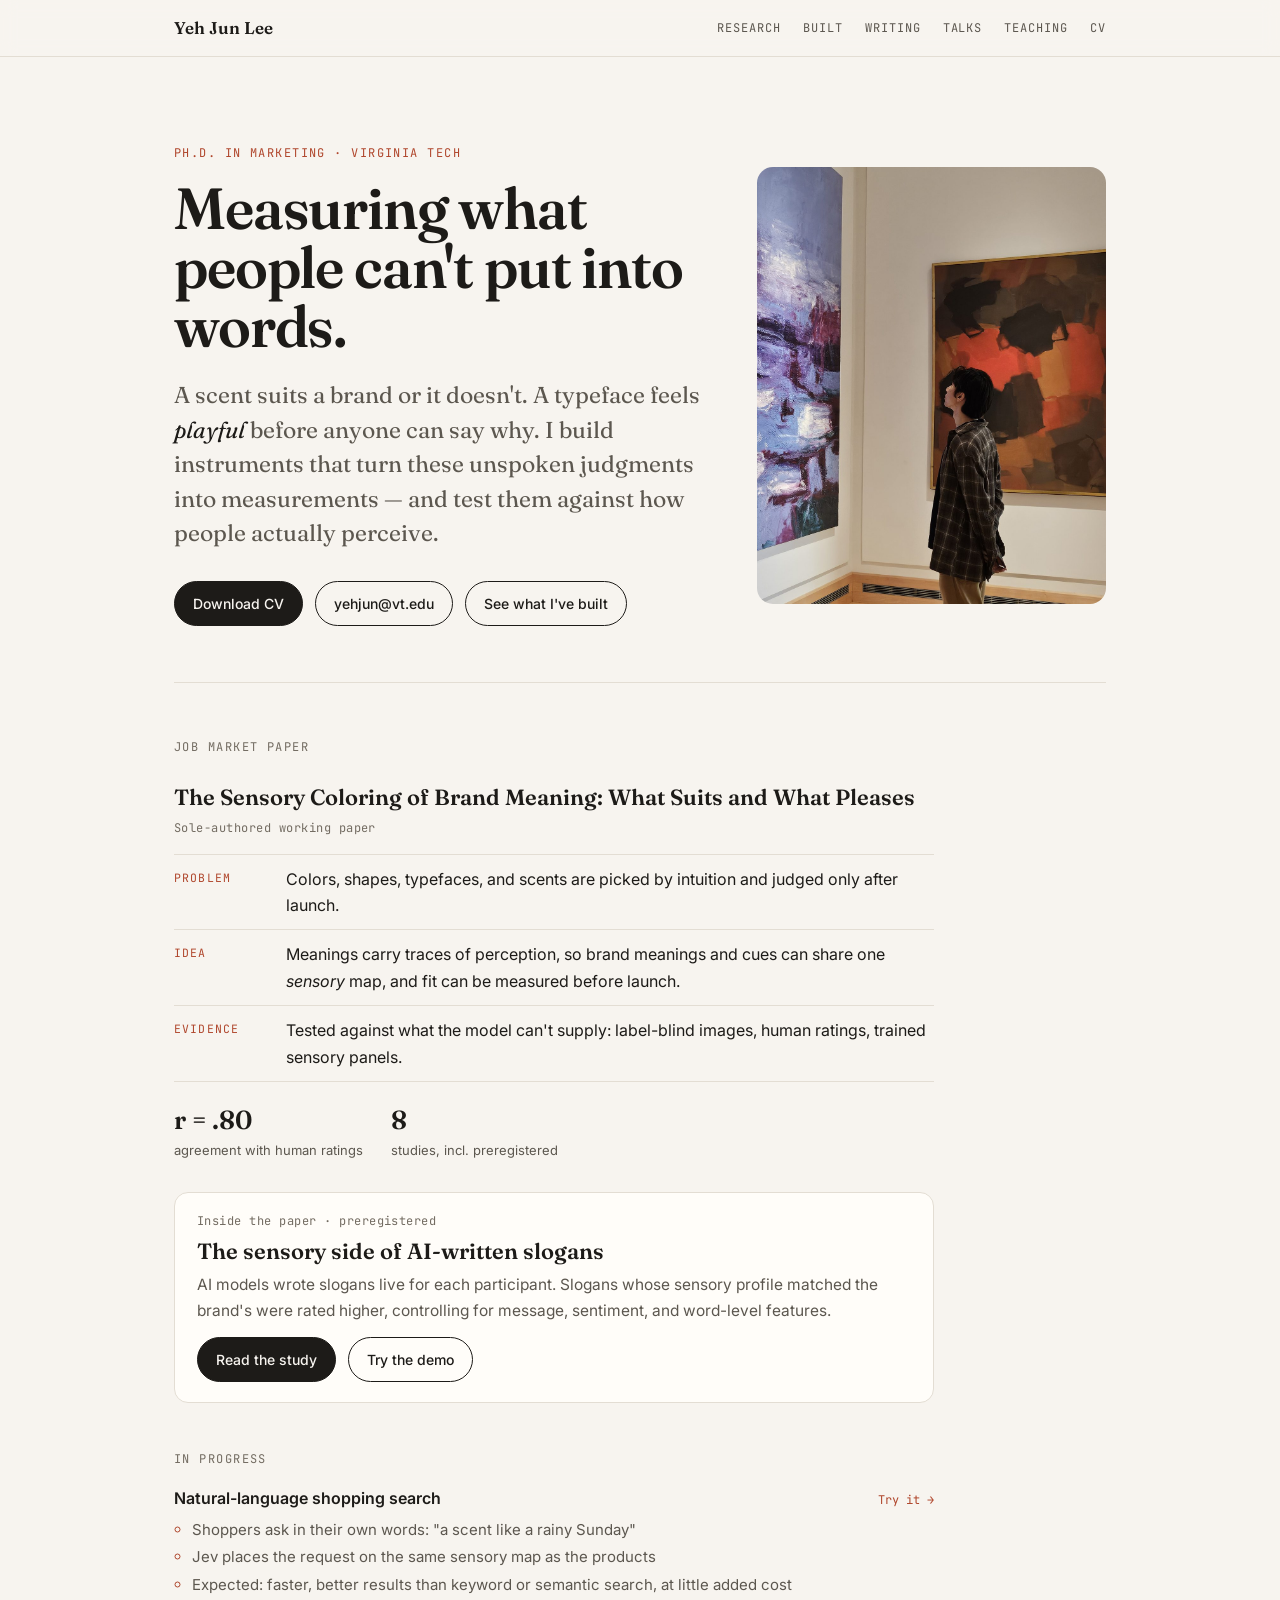
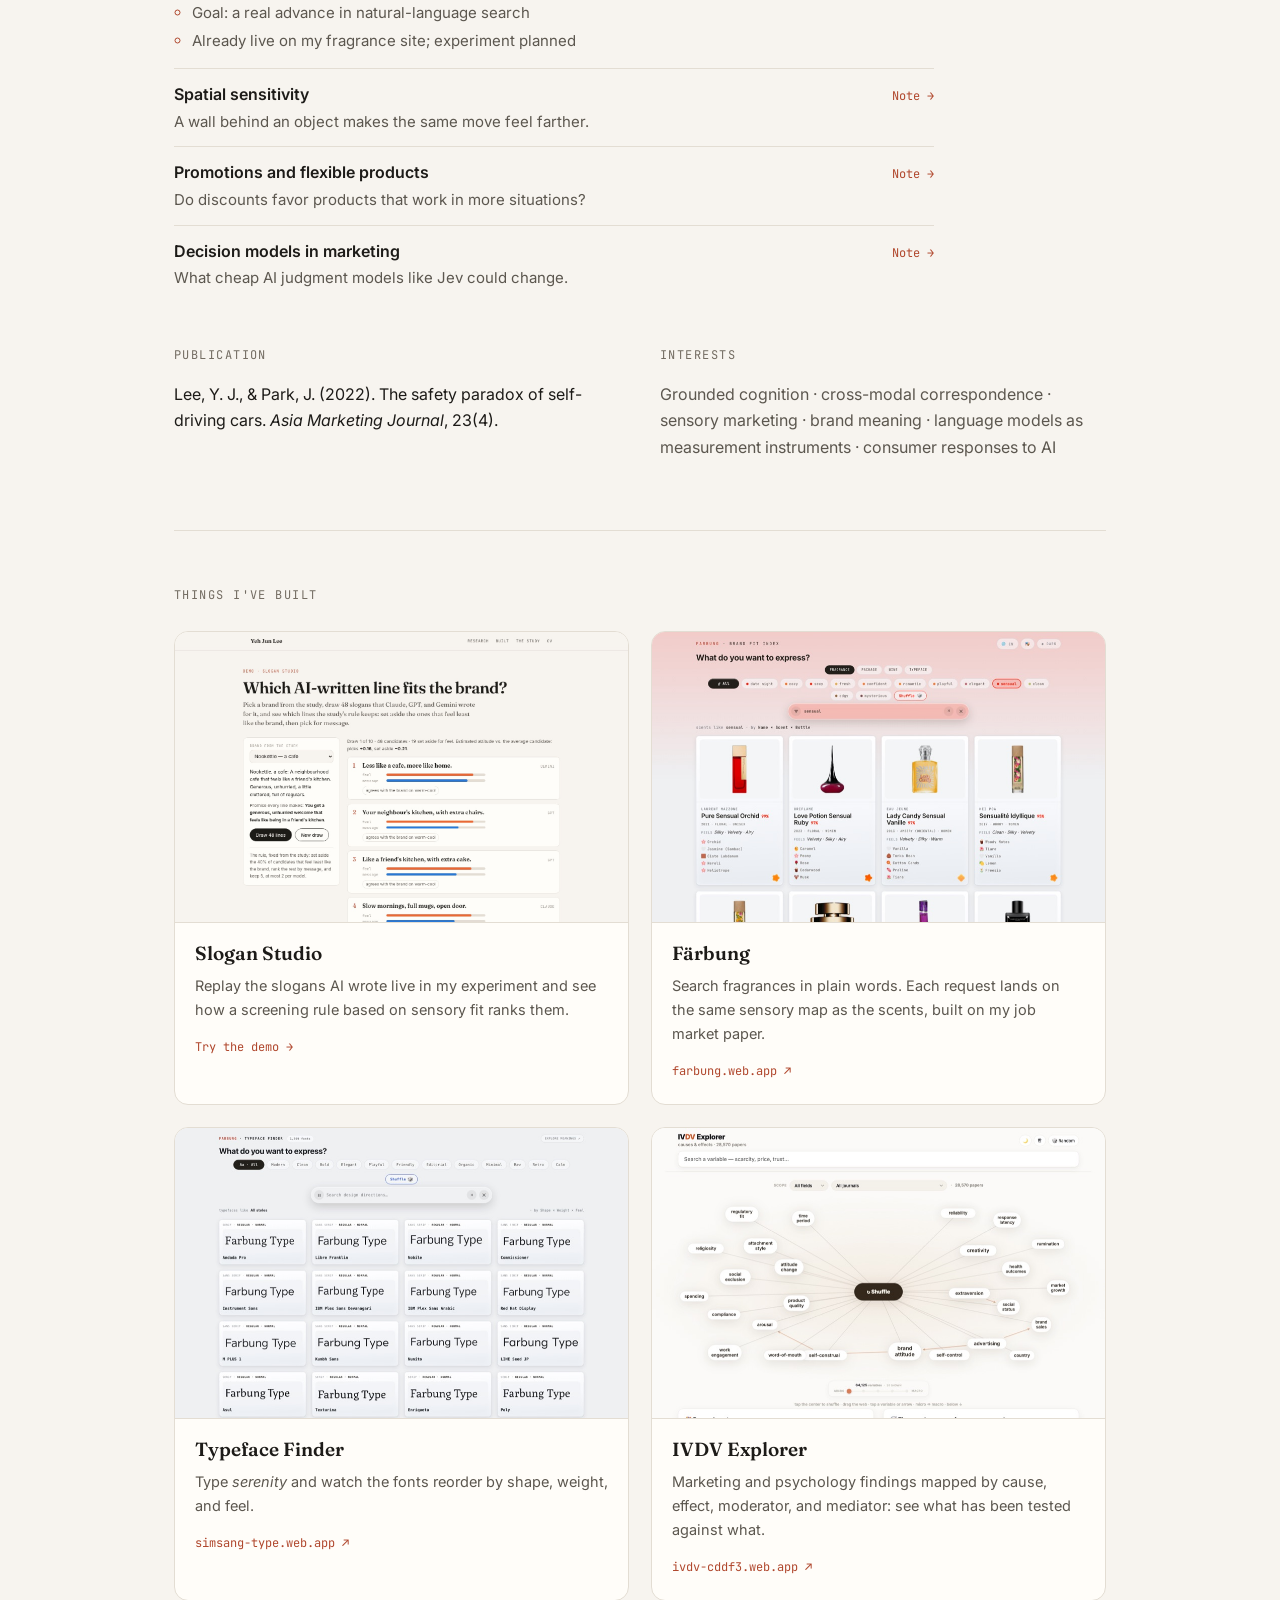
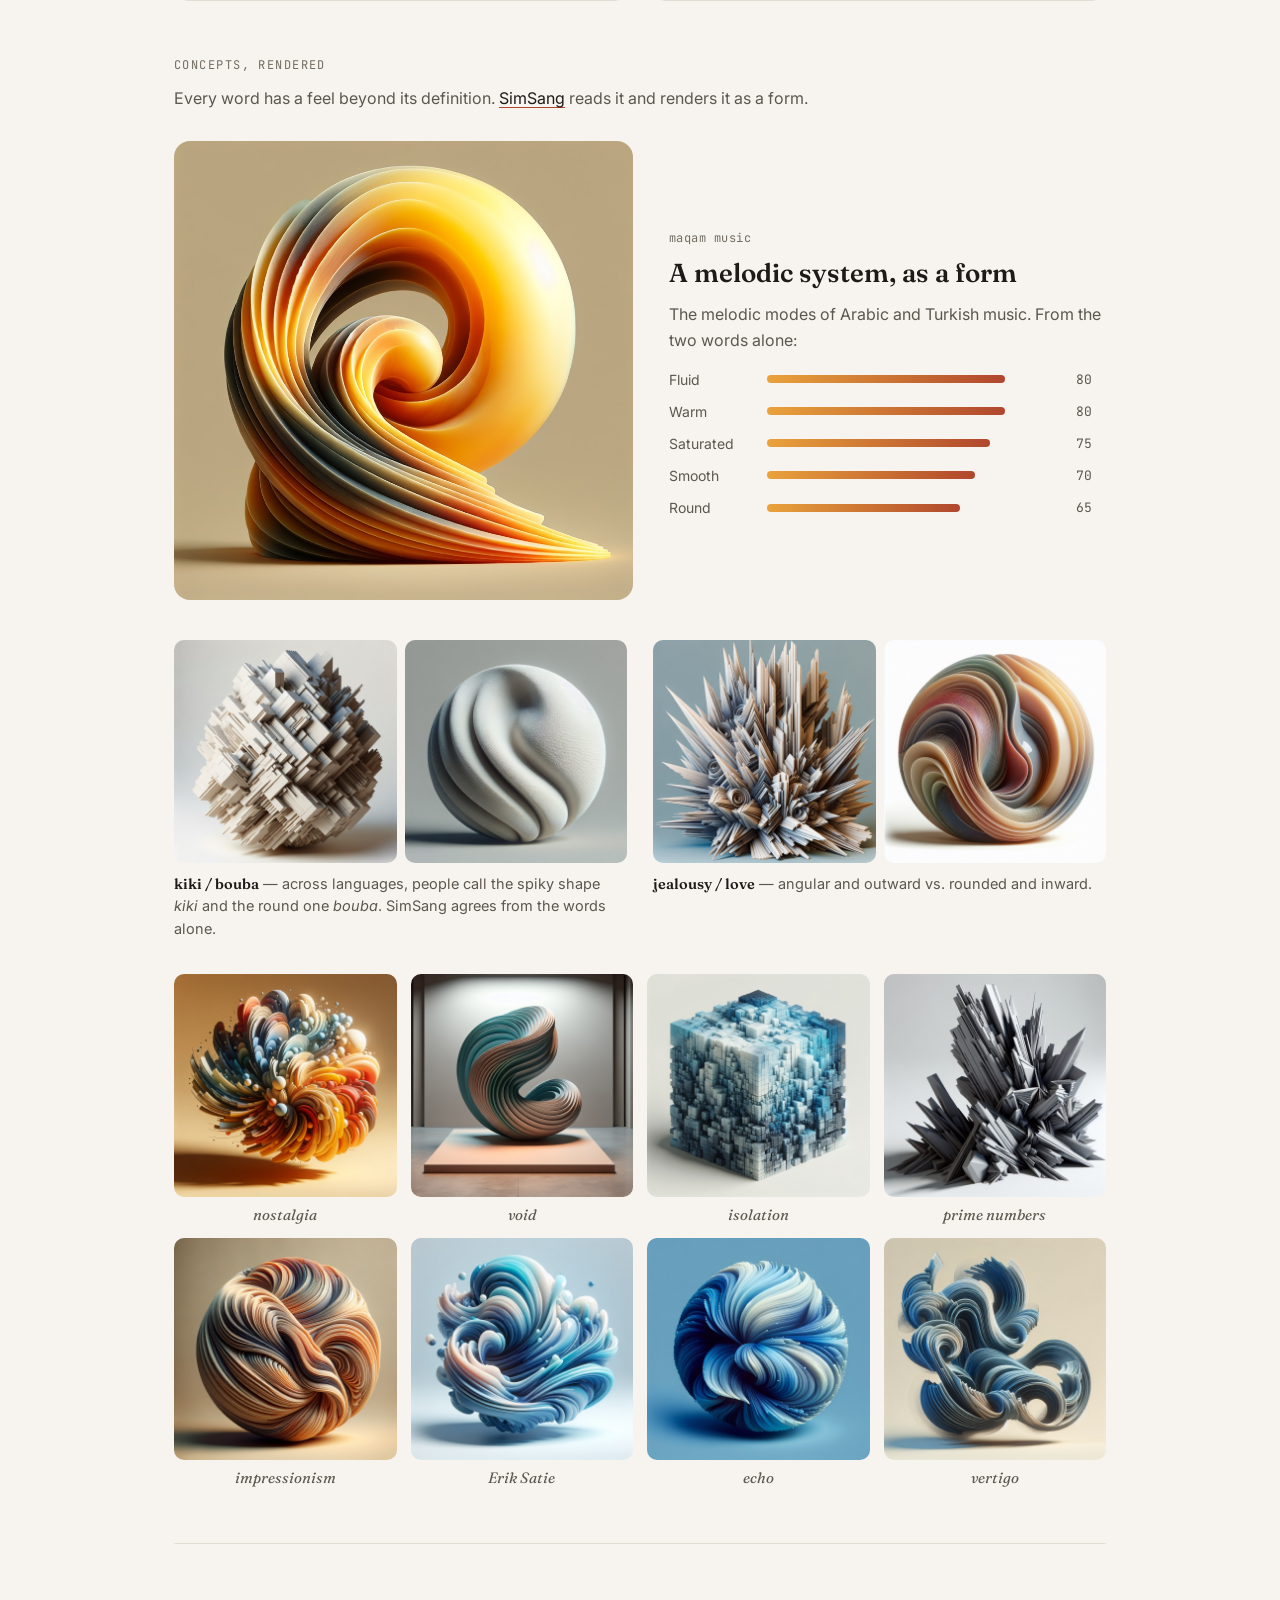
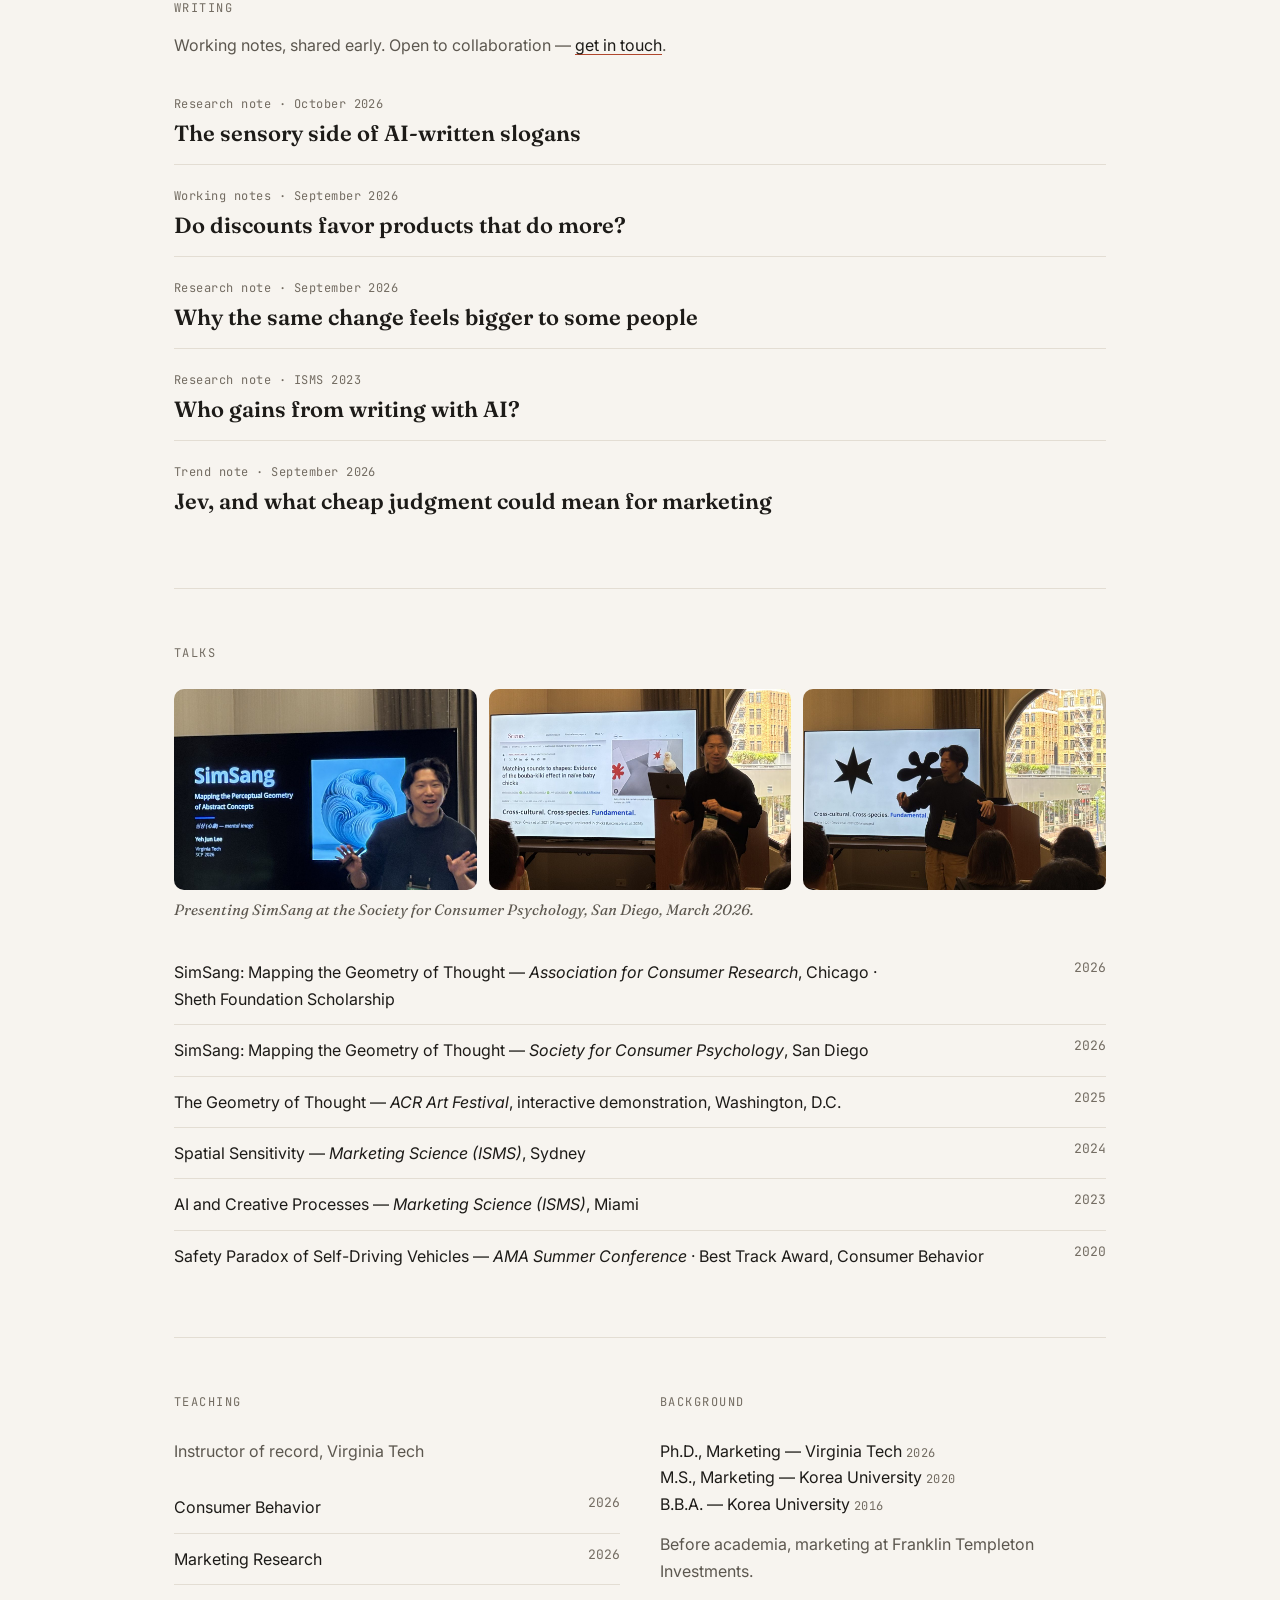
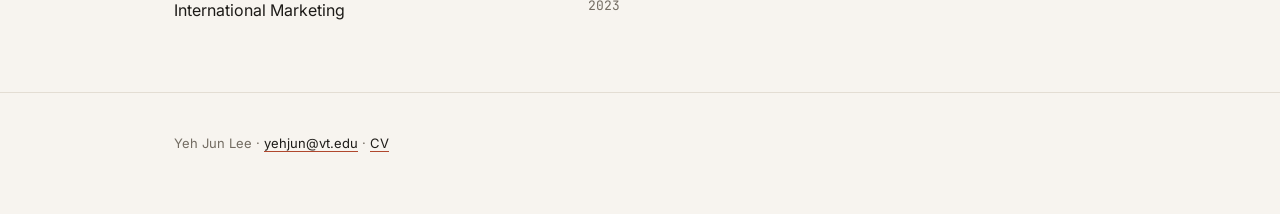
<file: index.html>
<!doctype html>
<html lang="en">
<head>
<meta charset="utf-8">
<meta name="viewport" content="width=device-width, initial-scale=1">
<title>Yeh Jun Lee</title>
<meta name="description" content="Yeh Jun Lee — Ph.D. in Marketing, Virginia Tech. Measuring what people can't put into words: sensory meaning, brand cues, and language models as validated instruments.">
<link rel="preconnect" href="https://fonts.googleapis.com"><link rel="preconnect" href="https://fonts.gstatic.com" crossorigin>
<link href="https://fonts.googleapis.com/css2?family=Fraunces:opsz,wght@9..144,400;9..144,600&family=Inter:wght@400;500;600&family=JetBrains+Mono:wght@400&display=swap" rel="stylesheet">
<link rel="stylesheet" href="style.css">
</head>
<body>

<nav><div class="wrap">
  <a class="name" href="#">Yeh Jun Lee</a>
  <div class="links"><a href="#research">Research</a><a href="#built">Built</a><a href="#writing">Writing</a><a href="#talks">Talks</a><a href="#teaching">Teaching</a><a href="Lee_YehJun_CV.pdf">CV</a></div>
</div></nav>

<div class="wrap">

<header class="hero">
  <div>
    <p class="kicker">Ph.D. in Marketing · Virginia Tech</p>
    <h1>Measuring what people can't put into words.</h1>
    <p class="lede">A scent suits a brand or it doesn't. A typeface feels <em>playful</em> before anyone can say why. I build instruments that turn these unspoken judgments into measurements — and test them against how people actually perceive.</p>
    <div class="meta">
      <a class="btn solid" href="Lee_YehJun_CV.pdf">Download CV</a>
      <a class="btn" href="mailto:yehjun@vt.edu">yehjun@vt.edu</a>
      <a class="btn" href="#built">See what I've built</a>
    </div>
  </div>
  <figure class="hero-photo"><img src="img/photos/gallery.jpg" alt="Yeh Jun Lee looking at abstract paintings in a gallery"></figure>
</header>

<section id="research">
  <h2>Job market paper</h2>
  <div class="paper">
    <h3>The Sensory Coloring of Brand Meaning: What Suits and What Pleases</h3>
    <span class="tag">Sole-authored working paper</span>
    <ul class="pts">
      <li><b>Problem</b><span>Colors, shapes, typefaces, and scents are picked by intuition and judged only after launch.</span></li>
      <li><b>Idea</b><span>Meanings carry traces of perception, so brand meanings and cues can share one <em>sensory</em> map, and fit can be measured before launch.</span></li>
      <li><b>Evidence</b><span>Tested against what the model can't supply: label-blind images, human ratings, trained sensory panels.</span></li>
    </ul>
    <div class="stats">
      <div class="stat"><b>r = .80</b><span>agreement with human ratings</span></div>
      <div class="stat"><b>8</b><span>studies, incl. preregistered</span></div>
    </div>
    <div class="spot">
      <span class="tag">Inside the paper · preregistered</span>
      <h3>The sensory side of AI-written slogans</h3>
      <p class="muted">AI models wrote slogans live for each participant. Slogans whose sensory profile matched the brand's were rated higher, controlling for message, sentiment, and word-level features.</p>
      <div class="meta"><a class="btn solid" href="writing/slogan-study.html">Read the study</a><a class="btn" href="studio/">Try the demo</a></div>
    </div>
  </div>

  <h2 style="margin:48px 0 18px">In progress</h2>
  <ul class="ip">
    <li><div class="row"><b>Natural-language shopping search</b><a href="https://farbung.web.app/" target="_blank" rel="noopener">Try it →</a></div>
      <ul>
        <li>Shoppers ask in their own words: "a scent like a rainy Sunday"</li>
        <li>Jev places the request on the same sensory map as the products</li>
        <li>Expected: faster, better results than keyword or semantic search, at little added cost</li>
        <li>Goal: a real advance in natural-language search</li>
        <li>Already live on my fragrance site; experiment planned</li>
      </ul></li>
    <li><div class="row"><b>Spatial sensitivity</b><a href="writing/spatial-sensitivity.html">Note →</a></div>A wall behind an object makes the same move feel farther.</li>
    <li><div class="row"><b>Promotions and flexible products</b><a href="writing/discounts-and-flexible-products.html">Note →</a></div>Do discounts favor products that work in more situations?</li>
    <li><div class="row"><b>Decision models in marketing</b><a href="writing/pages-that-decide.html">Note →</a></div>What cheap AI judgment models like Jev could change.</li>
  </ul>

  <div class="two" style="margin-top:44px">
    <div>
      <h2 style="margin-bottom:18px">Publication</h2>
      <p>Lee, Y. J., &amp; Park, J. (2022). The safety paradox of self-driving cars. <em>Asia Marketing Journal</em>, 23(4).</p>
    </div>
    <div>
      <h2 style="margin-bottom:18px">Interests</h2>
      <p class="muted">Grounded cognition · cross-modal correspondence · sensory marketing · brand meaning · language models as measurement instruments · consumer responses to AI</p>
    </div>
  </div>
</section>

<section id="built">
  <h2>Things I've built</h2>
  <div class="grid">
    <a class="card" href="studio/">
      <img src="img/studio.jpg" alt="Slogan Studio demo">
      <div class="body"><h3>Slogan Studio</h3>
      <p>Replay the slogans AI wrote live in my experiment and see how a screening rule based on sensory fit ranks them.</p>
      <span class="go">Try the demo →</span></div>
    </a>
    <a class="card" href="https://farbung.web.app/" target="_blank" rel="noopener">
      <img src="img/brandfit.jpg" alt="Färbung fragrance search">
      <div class="body"><h3>Färbung</h3>
      <p>Search fragrances in plain words. Each request lands on the same sensory map as the scents, built on my job market paper.</p>
      <span class="go">farbung.web.app ↗</span></div>
    </a>
    <a class="card" href="https://simsang-type.web.app/" target="_blank" rel="noopener">
      <img src="img/typeface.jpg" alt="SimSang Typeface Finder">
      <div class="body"><h3>Typeface Finder</h3>
      <p>Type <em>serenity</em> and watch the fonts reorder by shape, weight, and feel.</p>
      <span class="go">simsang-type.web.app ↗</span></div>
    </a>
    <a class="card" href="https://ivdv-cddf3.web.app/" target="_blank" rel="noopener">
      <img src="img/ivdv.jpg" alt="IVDV Explorer">
      <div class="body"><h3>IVDV Explorer</h3>
      <p>Marketing and psychology findings mapped by cause, effect, moderator, and mediator: see what has been tested against what.</p>
      <span class="go">ivdv-cddf3.web.app ↗</span></div>
    </a>
  </div>

  <h2 style="margin:56px 0 12px">Concepts, rendered</h2>
  <p class="muted" style="max-width:700px">Every word has a feel beyond its definition. <a class="inline" href="https://simsang-202503.onrender.com/" target="_blank" rel="noopener">SimSang</a> reads it and renders it as a form.</p>

  <div class="feature">
    <img src="img/simsang/maqam-music.jpg" alt="maqam music, rendered by SimSang">
    <div class="feature-text">
      <span class="tag">maqam music</span>
      <h3>A melodic system, as a form</h3>
      <p class="muted">The melodic modes of Arabic and Turkish music. From the two words alone:</p>
      <div class="bars">
        <div><span>Fluid</span><i style="--v:80"></i><b>80</b></div>
        <div><span>Warm</span><i style="--v:80"></i><b>80</b></div>
        <div><span>Saturated</span><i style="--v:75"></i><b>75</b></div>
        <div><span>Smooth</span><i style="--v:70"></i><b>70</b></div>
        <div><span>Round</span><i style="--v:65"></i><b>65</b></div>
      </div>
    </div>
  </div>

  <div class="pairs">
    <figure class="pair">
      <div><img src="img/simsang/kiki.jpg" alt="kiki" loading="lazy"><img src="img/simsang/bouba.jpg" alt="bouba" loading="lazy"></div>
      <figcaption><b>kiki / bouba</b> — across languages, people call the spiky shape <em>kiki</em> and the round one <em>bouba</em>. SimSang agrees from the words alone.</figcaption>
    </figure>
    <figure class="pair">
      <div><img src="img/simsang/jealousy.jpg" alt="jealousy" loading="lazy"><img src="img/simsang/love.jpg" alt="love" loading="lazy"></div>
      <figcaption><b>jealousy / love</b> — angular and outward vs. rounded and inward.</figcaption>
    </figure>
  </div>

  <div class="gallery">
    <figure><img src="img/simsang/nostalgia.jpg" alt="nostalgia" loading="lazy"><figcaption>nostalgia</figcaption></figure>
    <figure><img src="img/simsang/void.jpg" alt="void" loading="lazy"><figcaption>void</figcaption></figure>
    <figure><img src="img/simsang/isolation.jpg" alt="isolation" loading="lazy"><figcaption>isolation</figcaption></figure>
    <figure><img src="img/simsang/prime-numbers.jpg" alt="prime numbers" loading="lazy"><figcaption>prime numbers</figcaption></figure>
    <figure><img src="img/simsang/impressionism.jpg" alt="impressionism" loading="lazy"><figcaption>impressionism</figcaption></figure>
    <figure><img src="img/simsang/erik-satie.jpg" alt="Erik Satie" loading="lazy"><figcaption>Erik Satie</figcaption></figure>
    <figure><img src="img/simsang/echo.jpg" alt="echo" loading="lazy"><figcaption>echo</figcaption></figure>
    <figure><img src="img/simsang/vertigo.jpg" alt="vertigo" loading="lazy"><figcaption>vertigo</figcaption></figure>
  </div>
</section>

<section id="writing" class="writing">
  <h2>Writing</h2>
  <p class="muted" style="max-width:680px;margin-top:-12px">Working notes, shared early. Open to collaboration — <a class="inline" href="mailto:yehjun@vt.edu">get in touch</a>.</p>
  <a class="entry" href="writing/slogan-study.html">
    <span class="tag">Research note · October 2026</span>
    <h3>The sensory side of AI-written slogans</h3>
  </a>
  <a class="entry" href="writing/discounts-and-flexible-products.html">
    <span class="tag">Working notes · September 2026</span>
    <h3>Do discounts favor products that do more?</h3>
  </a>
  <a class="entry" href="writing/spatial-sensitivity.html">
    <span class="tag">Research note · September 2026</span>
    <h3>Why the same change feels bigger to some people</h3>
  </a>
  <a class="entry" href="writing/ai-and-creativity.html">
    <span class="tag">Research note · ISMS 2023</span>
    <h3>Who gains from writing with AI?</h3>
  </a>
  <a class="entry" href="writing/pages-that-decide.html">
    <span class="tag">Trend note · September 2026</span>
    <h3>Jev, and what cheap judgment could mean for marketing</h3>
  </a>
</section>

<section id="talks">
  <h2>Talks</h2>
  <div class="talk-photos">
    <img src="img/photos/scp-title.jpg" alt="Yeh Jun Lee opening the SimSang talk" loading="lazy">
    <img src="img/photos/scp-boubakiki.jpg" alt="Yeh Jun Lee presenting evidence of the bouba–kiki effect" loading="lazy">
    <img src="img/photos/scp-shapes.jpg" alt="Yeh Jun Lee in front of the spiky and rounded bouba–kiki shapes" loading="lazy">
  </div>
  <p class="photo-cap">Presenting SimSang at the Society for Consumer Psychology, San Diego, March 2026.</p>
  <ul class="list">
    <li><span>SimSang: Mapping the Geometry of Thought — <em>Association for Consumer Research</em>, Chicago · <span style="white-space:nowrap">Sheth Foundation Scholarship</span></span><span class="yr">2026</span></li>
    <li><span>SimSang: Mapping the Geometry of Thought — <em>Society for Consumer Psychology</em>, San Diego</span><span class="yr">2026</span></li>
    <li><span>The Geometry of Thought — <em>ACR Art Festival</em>, interactive demonstration, Washington, D.C.</span><span class="yr">2025</span></li>
    <li><span>Spatial Sensitivity — <em>Marketing Science (ISMS)</em>, Sydney</span><span class="yr">2024</span></li>
    <li><span>AI and Creative Processes — <em>Marketing Science (ISMS)</em>, Miami</span><span class="yr">2023</span></li>
    <li><span>Safety Paradox of Self-Driving Vehicles — <em>AMA Summer Conference</em> · Best Track Award, Consumer Behavior</span><span class="yr">2020</span></li>
  </ul>
</section>

<section id="teaching">
  <div class="two">
    <div>
      <h2>Teaching</h2>
      <p class="muted" style="margin-bottom:18px">Instructor of record, Virginia Tech</p>
      <ul class="list">
        <li><span>Consumer Behavior</span><span class="yr">2026</span></li>
        <li><span>Marketing Research</span><span class="yr">2026</span></li>
        <li><span>International Marketing</span><span class="yr">2023</span></li>
      </ul>
    </div>
    <div>
      <h2>Background</h2>
      <p>Ph.D., Marketing — Virginia Tech <span class="tag">2026</span><br>
      M.S., Marketing — Korea University <span class="tag">2020</span><br>
      B.B.A. — Korea University <span class="tag">2016</span></p>
      <p class="muted">Before academia, marketing at Franklin Templeton Investments.</p>
    </div>
  </div>
</section>

</div>

<footer><div class="wrap">Yeh Jun Lee · <a class="inline" href="mailto:yehjun@vt.edu">yehjun@vt.edu</a> · <a class="inline" href="Lee_YehJun_CV.pdf">CV</a></div></footer>
</body>
</html>
</file>
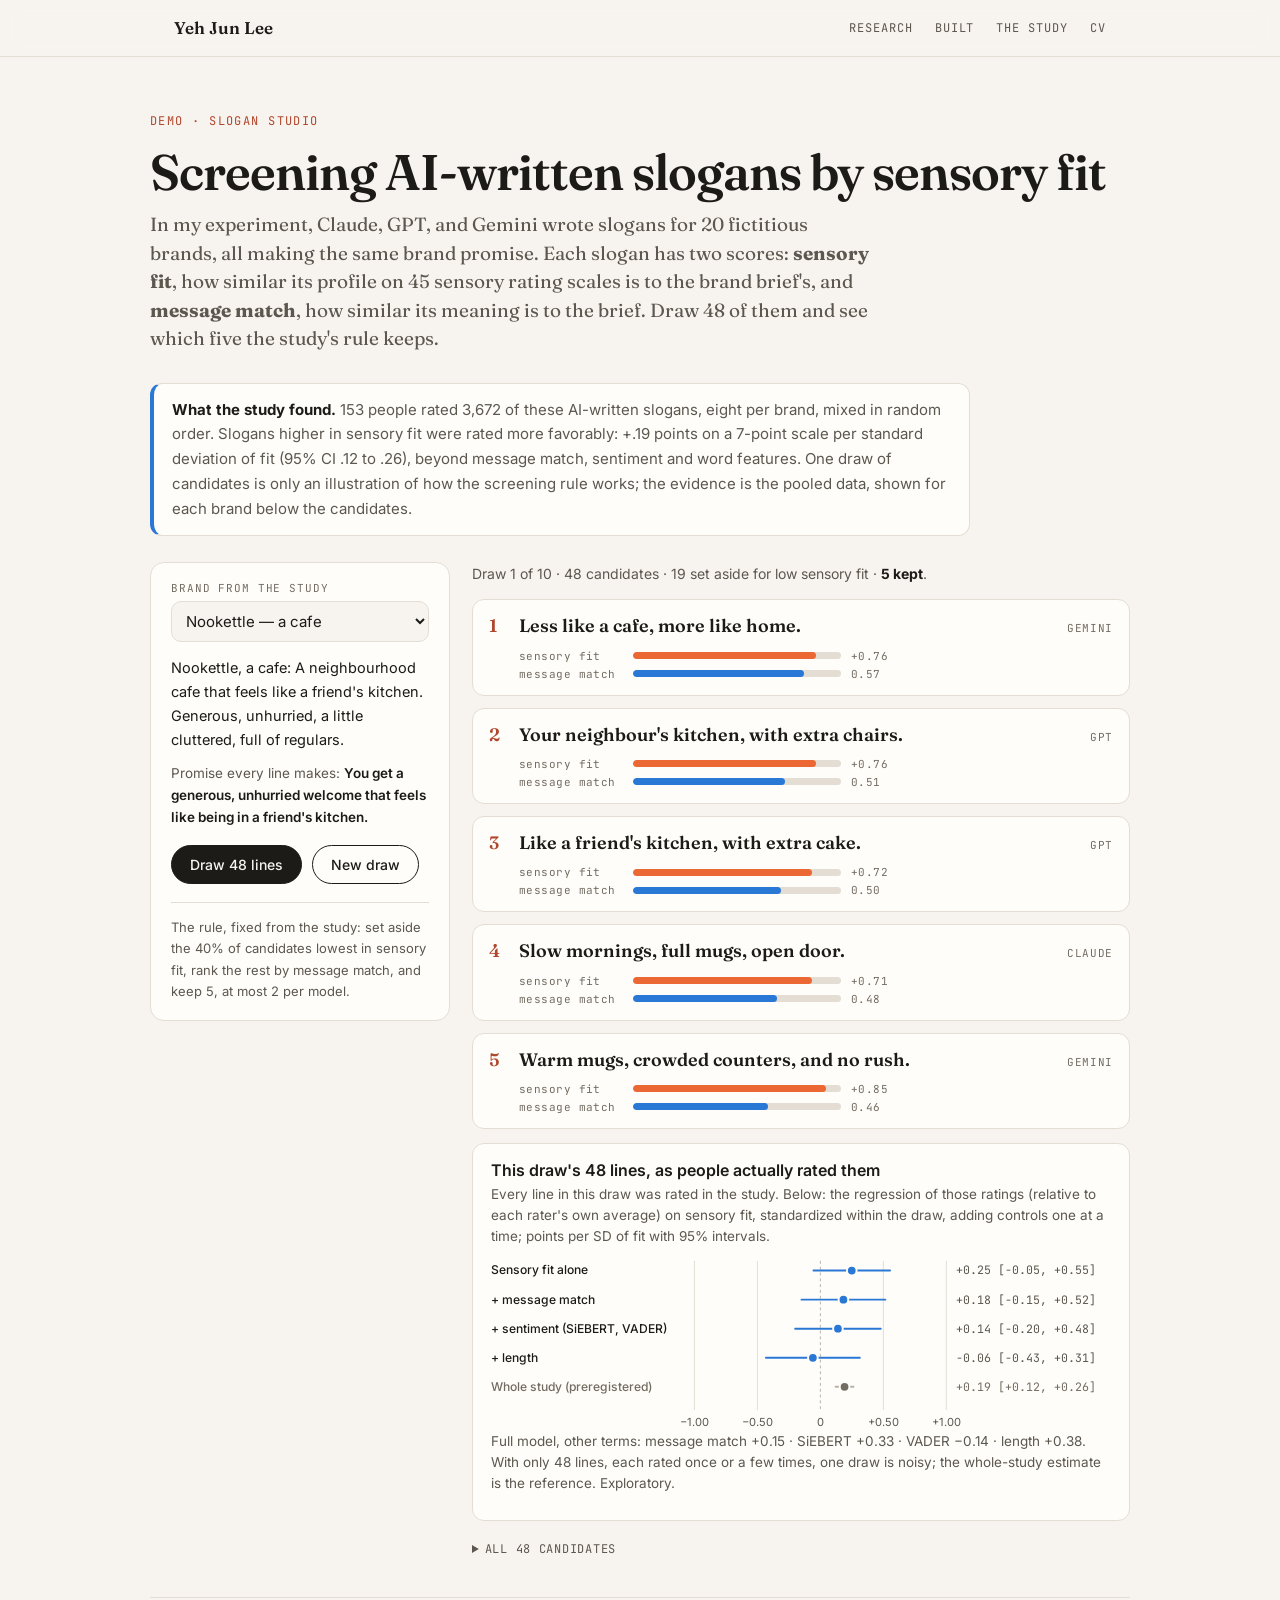
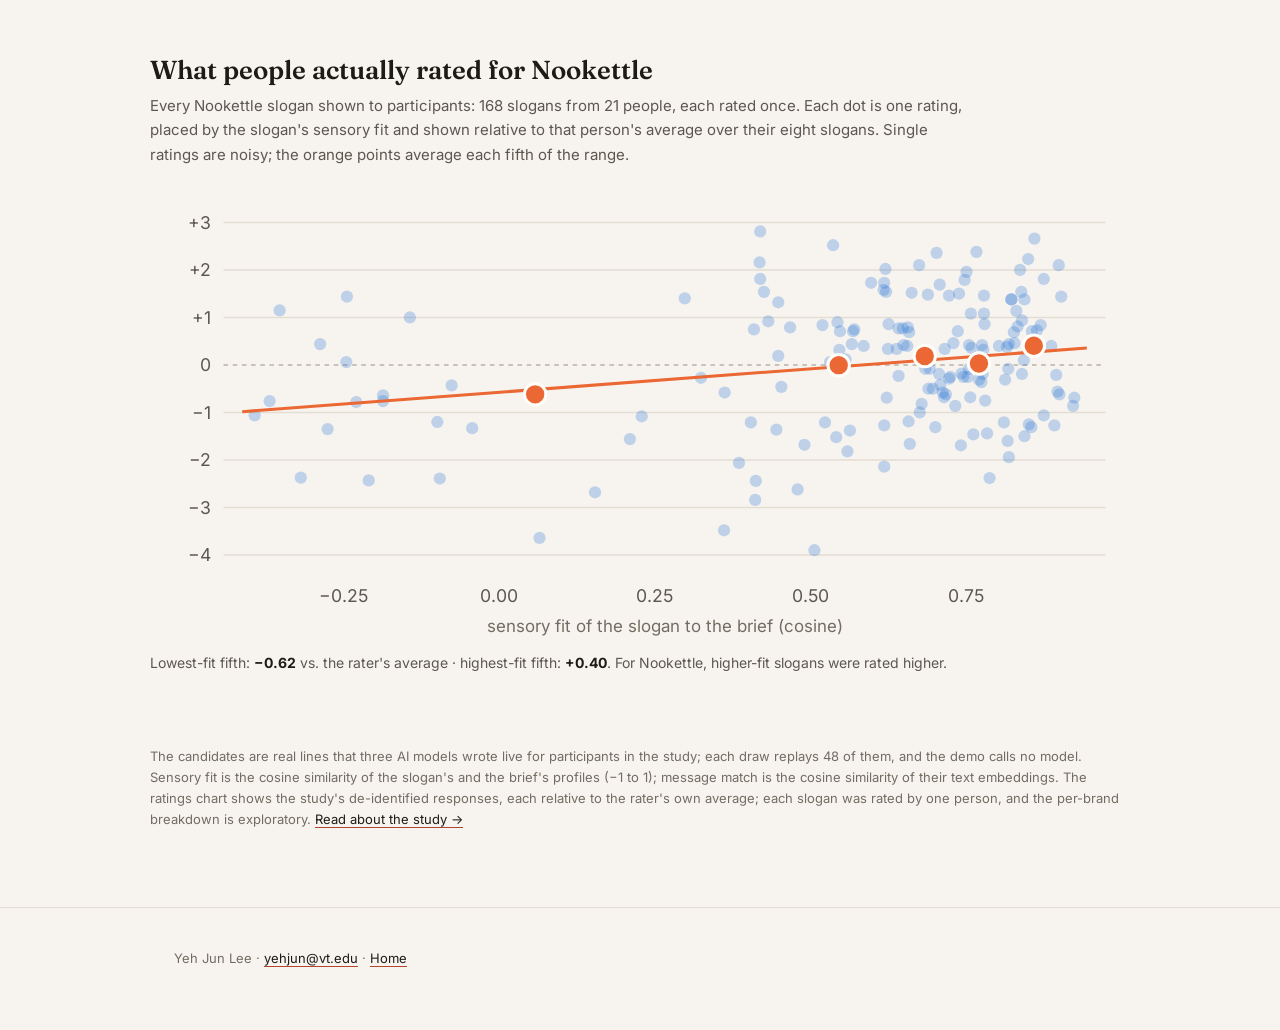
<file: studio/index.html>
<!doctype html>
<html lang="en">
<head>
<meta charset="utf-8"><meta name="viewport" content="width=device-width, initial-scale=1">
<title>Slogan Studio — Yeh Jun Lee</title>
<meta name="description" content="Replay AI-written slogan candidates from a preregistered study and see how a screening rule based on sensory fit ranks them.">
<link rel="preconnect" href="https://fonts.googleapis.com"><link rel="preconnect" href="https://fonts.gstatic.com" crossorigin>
<link href="https://fonts.googleapis.com/css2?family=Fraunces:opsz,wght@9..144,400;9..144,600&family=Inter:wght@400;500;600&family=JetBrains+Mono:wght@400&display=swap" rel="stylesheet">
<link rel="stylesheet" href="../style.css">
<style>
.studio{padding:56px 0 64px}
.studio h1{font-size:clamp(34px,5.4vw,50px);margin-bottom:12px}
.studio .dek{font:400 19px/1.5 Fraunces,serif;color:var(--soft);max-width:720px;margin:0 0 30px}
.lay{display:grid;grid-template-columns:300px 1fr;gap:22px;align-items:start}
@media (max-width:820px){.lay{grid-template-columns:1fr}}
.pane{background:var(--card);border:1px solid var(--line);border-radius:14px;padding:18px 20px}
.pane label{display:block;font:400 11px "JetBrains Mono",monospace;letter-spacing:.08em;text-transform:uppercase;color:var(--faint);margin:0 0 6px}
.pane select{width:100%;font:inherit;font-size:15px;color:var(--ink);background:var(--bg);border:1px solid var(--line);border-radius:10px;padding:9px 10px}
.brief{font-size:14.5px;margin:14px 0 0;color:var(--ink)}
.promise{font-size:13.5px;color:var(--soft);margin:10px 0 0}
.promise b{font-weight:600;color:var(--ink)}
.acts{display:flex;gap:10px;flex-wrap:wrap;margin-top:16px}
.acts .btn{cursor:pointer;background:transparent;font-family:inherit}
.acts .btn.solid{background:var(--ink)}
.rule{font-size:13px;color:var(--soft);border-top:1px solid var(--line);margin-top:18px;padding-top:14px}
.sum{font-size:14px;color:var(--soft);margin:0 0 14px}
.sum b{color:var(--ink)}
.cards{display:grid;gap:12px}
.pick{background:var(--card);border:1px solid var(--line);border-radius:12px;padding:14px 16px}
.pick .top{display:flex;gap:12px;align-items:baseline}
.pick .rk{font:600 18px Fraunces,serif;color:var(--accent);min-width:18px}
.pick .ln{font:600 18px/1.35 Fraunces,serif;flex:1}
.pick .gen{font:400 11px "JetBrains Mono",monospace;color:var(--faint);letter-spacing:.06em;text-transform:uppercase}
.mt{display:grid;grid-template-columns:104px 1fr 48px;gap:4px 10px;align-items:center;margin:10px 0 0 30px;max-width:380px;font:400 11px "JetBrains Mono",monospace;color:var(--faint);letter-spacing:.04em}
.trk{height:7px;border-radius:4px;background:var(--line);position:relative;overflow:hidden}
.fill{position:absolute;left:0;top:0;bottom:0;border-radius:4px}
.fill.feel{background:var(--c2)}.fill.msg{background:var(--c1)}
.chip{display:inline-block;margin:10px 0 0 30px;font-size:12.5px;border-radius:999px;padding:2px 10px;border:1px solid var(--line);color:var(--soft)}
details.all{margin-top:20px}
details.all summary{cursor:pointer;font:400 12px "JetBrains Mono",monospace;letter-spacing:.06em;text-transform:uppercase;color:var(--soft)}
.tw{overflow-x:auto}
.tw table{width:100%;border-collapse:collapse;font-size:14px;margin-top:10px}
.tw th,.tw td{text-align:left;padding:7px 8px;border-bottom:1px solid var(--line);vertical-align:top}
.tw th{font:400 11px "JetBrains Mono",monospace;letter-spacing:.06em;text-transform:uppercase;color:var(--faint);cursor:pointer;white-space:nowrap}
.tw td.n{font:400 13px "JetBrains Mono",monospace;white-space:nowrap}
.tw tr.out td{color:var(--faint)}
.tw tr.pk td:first-child{color:var(--accent);font-weight:600}
.fine{font-size:13px;color:var(--faint);margin-top:16px;line-height:1.6}
.empty{color:var(--soft);font-size:15px}
.finding{background:var(--card);border:1px solid var(--line);border-left:4px solid var(--c1);border-radius:12px;padding:14px 18px;margin:0 0 26px;font-size:15px;color:var(--soft);max-width:820px}
.finding b{color:var(--ink)}
.rated{margin-top:40px}
.rated h2{font:600 26px/1.3 Fraunces,serif;color:var(--ink);letter-spacing:0;text-transform:none;margin:0 0 6px}
.rated .lead{font-size:15px;color:var(--soft);margin:0 0 14px;max-width:820px}
.rated svg{width:100%;height:auto;display:block;overflow:visible}
.rdot{fill:var(--c1);opacity:.28}
.rdot.on{opacity:1}
.rbin{fill:var(--c2);stroke:var(--card);stroke-width:2}
.rline{stroke:var(--c2);stroke-width:2}
.rsum{font-size:14px;color:var(--soft);margin:10px 0 0}
.rsum b{color:var(--ink)}
.mini{background:var(--card);border:1px solid var(--line);border-radius:12px;padding:16px 18px;margin-top:14px}
.mini .mh{font:600 16px Inter,sans-serif;margin:0 0 4px}
.mini .ms{font-size:13.5px;color:var(--soft);margin:0 0 10px;line-height:1.55}
.mini svg{width:100%;height:auto;display:block}
.mini .ml{font:500 12.5px Inter,sans-serif;fill:var(--ink)}
.mini .mv{font:400 12px 'JetBrains Mono',monospace;fill:var(--soft)}
.mini .mref .ml,.mini .mref .mv{fill:var(--faint)}
</style>
</head>
<body>
<nav><div class="wrap">
  <a class="name" href="../">Yeh Jun Lee</a>
  <div class="links"><a href="../#research">Research</a><a href="../#built">Built</a><a href="../writing/slogan-study.html">The study</a><a href="../Lee_YehJun_CV.pdf">CV</a></div>
</div></nav>

<div class="wrap studio">
  <p class="kicker">Demo · Slogan Studio</p>
  <h1>Screening AI-written slogans by sensory fit</h1>
  <p class="dek">In my experiment, Claude, GPT, and Gemini wrote slogans for 20 fictitious brands, all making the same brand promise. Each slogan has two scores: <b>sensory fit</b>, how similar its profile on 45 sensory rating scales is to the brand brief's, and <b>message match</b>, how similar its meaning is to the brief. Draw 48 of them and see which five the study's rule keeps.</p>

  <div class="finding" id="finding"><b>What the study found.</b> 153 people rated 3,672 of these AI-written slogans, eight per brand, mixed in random order. Slogans higher in sensory fit were rated more favorably: +.19 points on a 7-point scale per standard deviation of fit (95% CI .12 to .26), beyond message match, sentiment and word features. One draw of candidates is only an illustration of how the screening rule works; the evidence is the pooled data, shown for each brand below the candidates.</div>

  <div class="lay">
    <div class="pane">
      <label for="brand">Brand from the study</label>
      <select id="brand"></select>
      <p class="brief" id="brief"></p>
      <p class="promise" id="promise"></p>
      <div class="acts"><button class="btn solid" id="draw">Draw 48 lines</button><button class="btn" id="again">New draw</button></div>
      <div class="rule" id="rule"></div>
    </div>
    <div id="out"><p class="empty">Loading the study's candidate lines…</p></div>
  </div>

  <section class="rated">
    <h2 id="rtitle">What people actually rated</h2>
    <p class="lead" id="rlead"></p>
    <div id="rchart"></div>
    <p class="rsum" id="rsum"></p>
  </section>

  <p class="fine">The candidates are real lines that three AI models wrote live for participants in the study; each draw replays 48 of them, and the demo calls no model. Sensory fit is the cosine similarity of the slogan's and the brief's profiles (−1 to 1); message match is the cosine similarity of their text embeddings. The ratings chart shows the study's de-identified responses, each relative to the rater's own average; each slogan was rated by one person, and the per-brand breakdown is exploratory. <a class="inline" href="../writing/slogan-study.html">Read about the study →</a></p>
</div>

<footer><div class="wrap">Yeh Jun Lee · <a class="inline" href="mailto:yehjun@vt.edu">yehjun@vt.edu</a> · <a class="inline" href="../">Home</a></div></footer>

<script>
const $ = s => document.querySelector(s);
const esc = s => String(s).replace(/[&<>"']/g, c => ({"&":"&amp;","<":"&lt;",">":"&gt;",'"':"&quot;","'":"&#39;"}[c]));
const f2 = x => (x >= 0 ? "+" : "−") + Math.abs(x).toFixed(2);
const GEN = {gpt: "GPT", claude: "Claude", gemini: "Gemini"};
let D, B, drawNo = 0, sortKey = "feel";

const mean = a => a.reduce((s, x) => s + x, 0) / Math.max(1, a.length);
const sd = a => { const m = mean(a); return Math.sqrt(mean(a.map(x => (x - m) ** 2))) || 1; };
const bar = (cls, frac) => `<div class="trk"><div class="fill ${cls}" style="width:${Math.max(2, Math.min(100, frac * 100)).toFixed(0)}%"></div></div>`;
const meters = c => `<div class="mt"><span>sensory fit</span>${bar("feel", (c.p + 1) / 2)}<span>${f2(c.p)}</span><span>message match</span>${bar("msg", c.s / 0.7)}<span>${c.s.toFixed(2)}</span></div>`;

function build(d) {
  const R = D.rule, C = d.idx.map(i => ({...B.lines[i], i}));
  const P = C.map(c => c.p), S = C.map(c => c.s), mp = mean(P), sp = sd(P), ms = mean(S), ss = sd(S);
  C.forEach(c => { const zp = (c.p - mp) / sp, zs = (c.s - ms) / ss;
    c.out = c.p < d.cut; c.ex = R.b_low * Math.min(zp, 0) + R.b_high * Math.max(zp, 0) + R.b_sem * zs; });
  d.picked.forEach((i, r) => { C[i].rank = r + 1; });
  return C;
}
function render() {
  const d = B.draws[drawNo % B.draws.length], C = build(d), P = d.picked.map(i => C[i]);
  const nOut = C.filter(c => c.out).length;
  let h = `<p class="sum">Draw ${drawNo % B.draws.length + 1} of ${B.draws.length} · ${C.length} candidates · ${nOut} set aside for low sensory fit · <b>${P.length} kept</b>.</p><div class="cards">`;
  h += P.map(c => `<div class="pick"><div class="top"><span class="rk">${c.rank}</span><span class="ln">${esc(c.t)}</span><span class="gen">${GEN[c.g] || esc(c.g)}</span></div>${meters(c)}</div>`).join("");
  h += `</div>${mini(C)}<details class="all"><summary>All ${C.length} candidates</summary><div class="tw"><table id="tbl"></table></div></details>`;
  $("#out").innerHTML = h; table(C);
}
function table(C) {
  const ex = c => (LX && LX[B.id] ? LX[B.id][c.i] : null);
  const val = {feel: c => c.p, message: c => c.s, rating: c => (ex(c) ? ex(c)[0] : -9)}[sortKey], rows = C.slice().sort((a, b) => val(b) - val(a));
  let h = `<tr><th></th><th>line</th><th data-k="feel">sensory fit</th><th data-k="message">message match</th><th data-k="rating">rating</th></tr>`;
  for (const c of rows) { const e = ex(c); h += `<tr class="${c.out ? "out" : ""} ${c.rank ? "pk" : ""}"><td>${c.rank || (c.out ? "×" : "")}</td><td>${esc(c.t)} <span class="tag">${GEN[c.g] || esc(c.g)}</span></td><td class="n">${f2(c.p)}</td><td class="n">${c.s.toFixed(2)}</td><td class="n">${e ? f2(e[0]) + (e[1] > 1 ? ` <span class="tag">×${e[1]}</span>` : "") : ""}</td></tr>`; }
  $("#tbl").innerHTML = h;
  document.querySelectorAll("#tbl th[data-k]").forEach(th => th.onclick = () => { sortKey = th.dataset.k; table(C); });
}
function pickBrand() {
  B = D.briefs.find(b => b.id === $("#brand").value); drawNo = 0;
  $("#brief").textContent = `${B.brand}, ${B.category}: ${B.brief}`;
  $("#promise").innerHTML = `Promise every line makes: <b>${esc(B.promise)}</b>`;
}

// Mini regression on one draw: each of the 48 lines was rated in the study (relative to the rater's own average).
let LX;
function ols(X, y) {
  const n = X.length, k = X[0].length, A = Array.from({ length: k }, () => Array(k + 1).fill(0));
  for (let r = 0; r < n; r++) for (let i = 0; i < k; i++) { for (let j = 0; j < k; j++) A[i][j] += X[r][i] * X[r][j]; A[i][k] += X[r][i] * y[r]; }
  const N = A.map((row, i) => row.slice(0, k).concat(Array.from({ length: k }, (_, j) => +(i === j))));
  for (let c = 0; c < k; c++) { let p = c; for (let r = c + 1; r < k; r++) if (Math.abs(N[r][c]) > Math.abs(N[p][c])) p = r; [N[c], N[p]] = [N[p], N[c]];
    const v = N[c][c]; for (let j = 0; j < 2 * k; j++) N[c][j] /= v;
    for (let r = 0; r < k; r++) if (r !== c) { const f = N[r][c]; for (let j = 0; j < 2 * k; j++) N[r][j] -= f * N[c][j]; } }
  const inv = N.map(row => row.slice(k)), b = inv.map(row => row.reduce((s, v, j) => s + v * A[j][k], 0));
  let sse = 0; for (let r = 0; r < n; r++) { const e = y[r] - X[r].reduce((s, v, j) => s + v * b[j], 0); sse += e * e; }
  const s2 = sse / (n - k), se = inv.map((row, i) => Math.sqrt(s2 * row[i])), t = 1.96 + 2.4 / (n - k);
  return b.map((v, i) => ({ b: v, lo: v - t * se[i], hi: v + t * se[i] }));
}
function mini(C) {
  if (!LX || !LX[B.id]) return '';
  const rows = C.map(c => { const e = LX[B.id][c.i]; return { y: e[0], fit: e[5], mean: c.s, sieb: e[2], vader: e[3], len: e[4] }; });
  const z = k => { const v = rows.map(r => r[k]), m = mean(v), s = sd(v); return v.map(x => (x - m) / s); };
  const Z = { fit: z('fit'), mean: z('mean'), sieb: z('sieb'), vader: z('vader'), len: z('len') }, y = rows.map(r => r.y);
  const fitRow = keys => ols(rows.map((_, r) => [1].concat(keys.map(k => Z[k][r]))), y);
  const M = [['Sensory fit alone', ['fit']], ['+ message match', ['fit', 'mean']], ['+ sentiment (SiEBERT, VADER)', ['fit', 'mean', 'sieb', 'vader']], ['+ length', ['fit', 'mean', 'sieb', 'vader', 'len']]];
  const res = M.map(m => ({ label: m[0], est: fitRow(m[1]) }));
  const full = res[3].est, lad = res.map(r => ({ label: r.label, ...r.est[1] })).concat([{ label: 'Whole study (preregistered)', b: 0.192, lo: 0.121, hi: 0.263, ref: true }]);
  const W = 640, rh = 30, L = 210, Rr = 170, H = lad.length * rh + 30, lo = Math.min(-1, ...lad.map(r => r.lo)), hi = Math.max(1, ...lad.map(r => r.hi));
  const x = v => L + (v - lo) / (hi - lo) * (W - L - Rr);
  let svg = `<svg viewBox="0 0 ${W} ${H}" role="img" aria-label="Sensory-fit coefficient as controls are added">`;
  [-1, -0.5, 0, 0.5, 1].filter(t => t >= lo && t <= hi).forEach(t => { svg += `<line x1="${x(t)}" x2="${x(t)}" y1="4" y2="${H - 22}" class="${t === 0 ? 'czero' : 'cgrid'}"/><text x="${x(t)}" y="${H - 6}" class="ct" text-anchor="middle">${t === 0 ? '0' : f2(t)}</text>`; });
  lad.forEach((r, i) => { const cy = 14 + i * rh;
    svg += `<g class="${r.ref ? 'mref' : ''}"><text x="0" y="${cy + 4}" class="ml">${r.label}</text><line x1="${x(r.lo)}" x2="${x(r.hi)}" y1="${cy}" y2="${cy}" class="cci${r.ref ? ' m' : ''}"/><circle cx="${x(r.b)}" cy="${cy}" r="5" class="cdot${r.ref ? ' m' : ''}"/><text x="${W - Rr + 10}" y="${cy + 4}" class="mv">${f2(r.b)} [${f2(r.lo)}, ${f2(r.hi)}]</text></g>`; });
  svg += '</svg>';
  const nm = ['message match', 'SiEBERT', 'VADER', 'length'];
  return `<div class="mini"><div class="mh">This draw's ${C.length} lines, as people actually rated them</div>` +
    `<p class="ms">Every line in this draw was rated in the study. Below: the regression of those ratings (relative to each rater's own average) on sensory fit, standardized within the draw, adding controls one at a time; points per SD of fit with 95% intervals.</p>${svg}` +
    `<p class="ms">Full model, other terms: ${nm.map((n, i) => `${n} ${f2(full[i + 2].b)}`).join(' · ')}. With only ${C.length} lines, each rated once or a few times, one draw is noisy; the whole-study estimate is the reference. Exploratory.</p></div>`;
}

// Real responses for the selected brand: each dot is one slogan rated by one person, relative to that person's own average.
let RT, tipEl;
const NS = 'http://www.w3.org/2000/svg';
const sv = (tag, a, p) => { const e = document.createElementNS(NS, tag); for (const k in a) e.setAttribute(k, a[k]); if (p) p.appendChild(e); return e; };
function tip(e, html) {
  if (!tipEl) { tipEl = document.createElement('div'); tipEl.className = 'ctip'; document.body.appendChild(tipEl); }
  tipEl.innerHTML = html; tipEl.style.display = 'block';
  const w = tipEl.offsetWidth, hh = tipEl.offsetHeight; let x = e.clientX + 14, y = e.clientY + 14;
  if (x + w > innerWidth - 8) x = e.clientX - w - 14; if (y + hh > innerHeight - 8) y = e.clientY - hh - 14;
  tipEl.style.left = x + 'px'; tipEl.style.top = y + 'px';
}
function rated() {
  if (!RT || !B) return;
  const R = RT.brands[B.id]; if (!R) return;
  $("#rtitle").textContent = `What people actually rated for ${B.brand}`;
  $("#rlead").textContent = `Every ${B.brand} slogan shown to participants: ${R.n} slogans from ${R.lists} people, each rated once. Each dot is one rating, placed by the slogan's sensory fit and shown relative to that person's average over their eight slogans. Single ratings are noisy; the orange points average each fifth of the range.`;
  const W = 640, H = 300, L = 48, Rr = 16, T = 14, Bt = 44;
  const xs = R.pts.map(p => p[0]), ys = R.pts.map(p => p[1]), x0 = Math.min(...xs) - 0.05, x1 = Math.max(...xs) + 0.05, y0 = Math.min(-3, Math.floor(Math.min(...ys))) - 0.4, y1 = Math.max(3, Math.ceil(Math.max(...ys))) + 0.4;
  const x = v => L + (v - x0) / (x1 - x0) * (W - L - Rr), y = v => H - Bt - (v - y0) / (y1 - y0) * (H - T - Bt);
  const host = $("#rchart"); host.innerHTML = '';
  const svg = sv('svg', { viewBox: `0 0 ${W} ${H}`, role: 'img', 'aria-label': 'Ratings by sensory fit' }, host);
  Array.from({ length: Math.floor(y1) - Math.ceil(y0) + 1 }, (_, i) => Math.ceil(y0) + i).forEach(t => { sv('line', { x1: L, x2: W - Rr, y1: y(t), y2: y(t), class: t === 0 ? 'czero' : 'cgrid' }, svg); const tx = sv('text', { x: L - 8, y: y(t) + 4, class: 'ct', 'text-anchor': 'end' }, svg); tx.textContent = t > 0 ? '+' + t : (t < 0 ? '−' + (-t) : '0'); });
  const step = (x1 - x0) > 1 ? 0.25 : 0.1;
  for (let t = Math.ceil(x0 / step) * step; t <= x1 + 1e-9; t += step) { const tx = sv('text', { x: x(t), y: H - Bt + 18, class: 'ct', 'text-anchor': 'middle' }, svg); tx.textContent = t.toFixed(2).replace('-', '−'); }
  const lab = sv('text', { x: (L + W - Rr) / 2, y: H - 6, class: 'cs', 'text-anchor': 'middle' }, svg); lab.textContent = 'sensory fit of the slogan to the brief (cosine)';
  R.pts.forEach(p => {
    const jy = p[1] + (((p[0] * 1000) % 7) - 3) * 0.02;
    const c = sv('circle', { cx: x(p[0]), cy: y(jy), r: 4, class: 'rdot' }, svg);
    c.addEventListener('mousemove', e => { c.classList.add('on'); tip(e, `<b>${esc(p[3])}</b><br>${RT.gens[p[2]] || ''} · sensory fit ${p[0].toFixed(2)}<br>rated ${f2(p[1])} vs. this person's average`); });
    c.addEventListener('mouseleave', () => { c.classList.remove('on'); if (tipEl) tipEl.style.display = 'none'; });
  });
  const m = R.bins.reduce((a, b) => a + b[1] * b[2], 0) / R.bins.reduce((a, b) => a + b[2], 0), mx = R.bins.reduce((a, b) => a + b[0] * b[2], 0) / R.bins.reduce((a, b) => a + b[2], 0);
  sv('line', { x1: x(x0 + 0.03), x2: x(x1 - 0.03), y1: y(m + R.slope * (x0 + 0.03 - mx)), y2: y(m + R.slope * (x1 - 0.03 - mx)), class: 'rline' }, svg);
  R.bins.forEach(b => sv('circle', { cx: x(b[0]), cy: y(b[1]), r: 7, class: 'rbin' }, svg));
  const lo = R.bins[0], hi = R.bins[R.bins.length - 1];
  $("#rsum").innerHTML = `Lowest-fit fifth: <b>${f2(lo[1])}</b> vs. the rater's average · highest-fit fifth: <b>${f2(hi[1])}</b>. ` +
    (R.slope > 0 ? `For ${B.brand}, higher-fit slogans were rated higher.` : `For ${B.brand}, the pattern runs the other way; it is one of the 2 brands out of 20 where it did.`);
}
fetch("studio-data.json").then(r => r.json()).then(j => {
  D = j; const R = D.rule;
  for (const b of D.briefs) $("#brand").insertAdjacentHTML("beforeend", `<option value="${b.id}">${esc(b.brand)} — ${esc(b.category)}</option>`);
  $("#rule").textContent = `The rule, fixed from the study: set aside the ${Math.round(R.screen_frac * 100)}% of candidates lowest in sensory fit, rank the rest by message match, and keep ${R.k}, at most ${R.cap_per_gen} per model.`;
  $("#brand").onchange = () => { pickBrand(); render(); rated(); };
  $("#draw").onclick = () => { render(); };
  $("#again").onclick = () => { drawNo += 1; render(); };
  pickBrand(); render();
  fetch("s9-ratings.json").then(r => r.json()).then(j => { RT = j; rated(); });
  fetch("s9-lines.json").then(r => r.json()).then(j => { LX = j; render(); });
}).catch(() => { $("#out").innerHTML = `<p class="empty">The study data could not be loaded. Please reload the page.</p>`; });
</script>
</body>
</html>
</file>
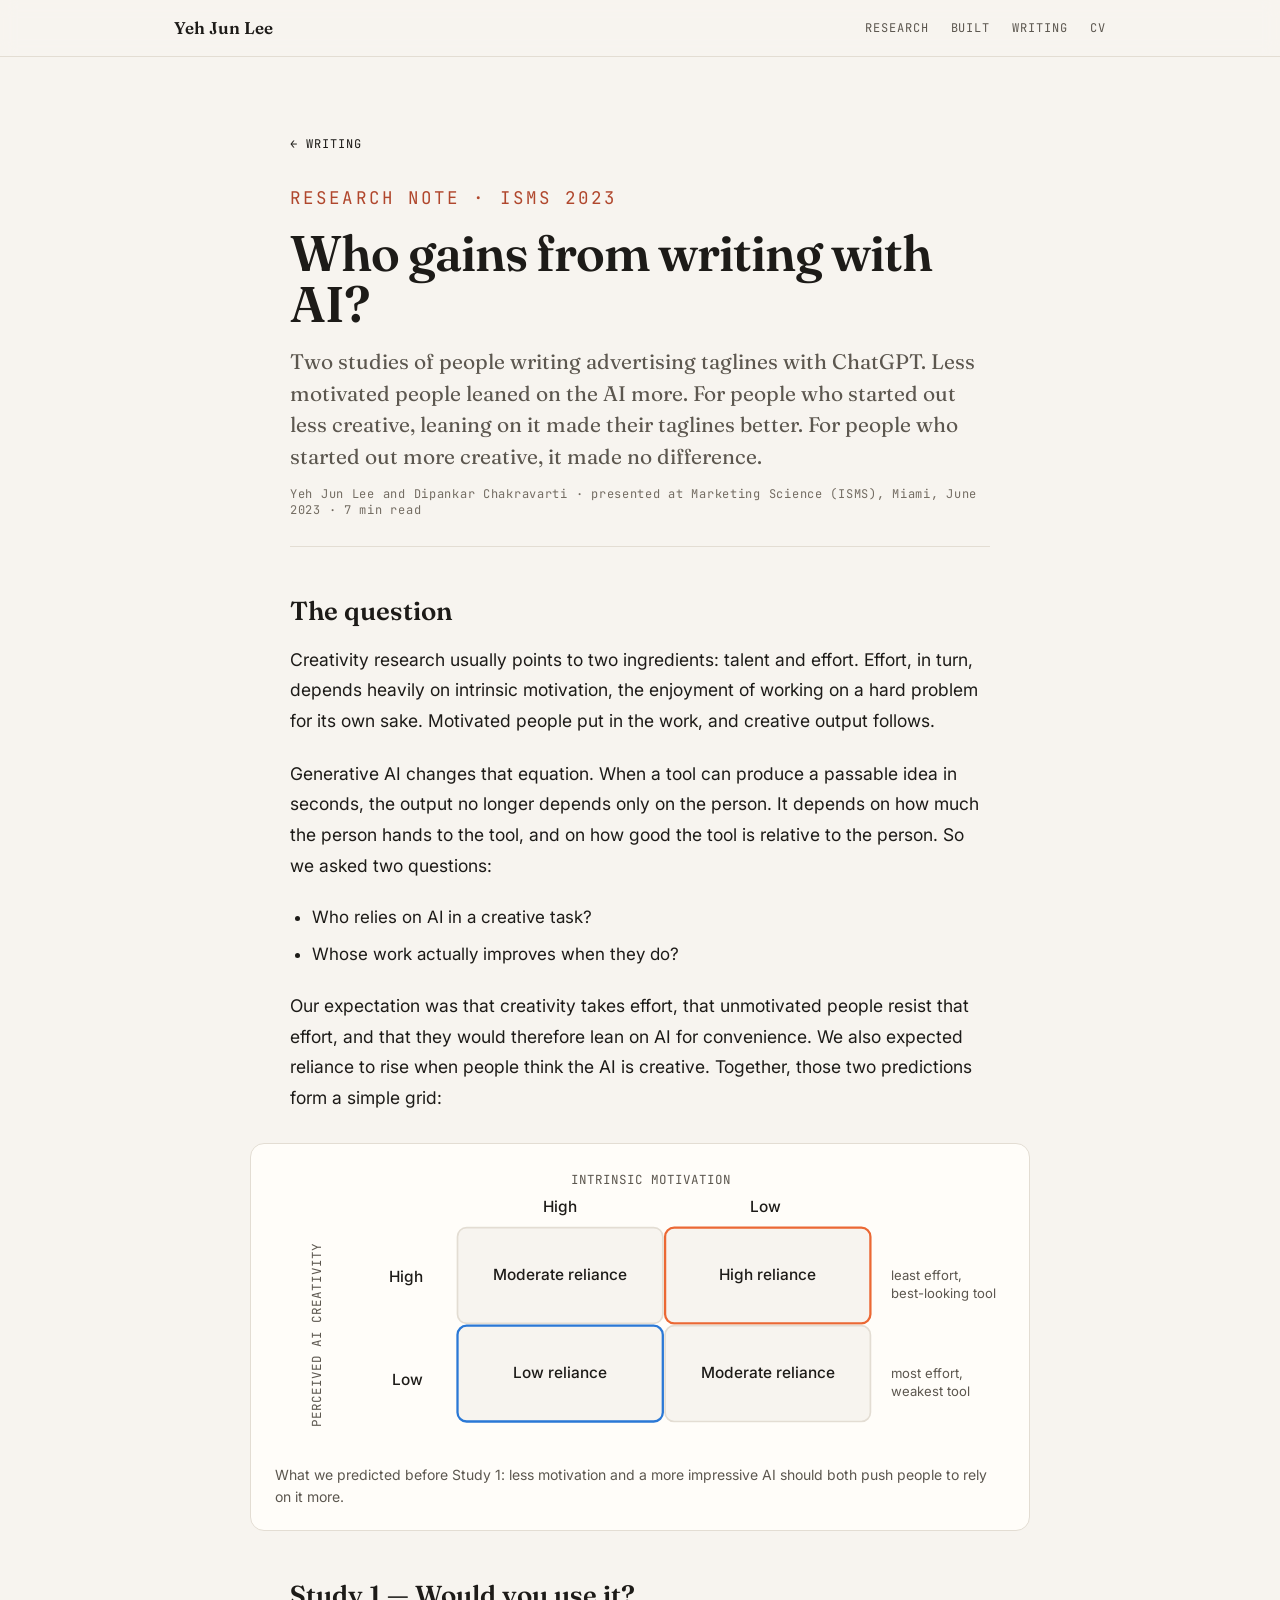
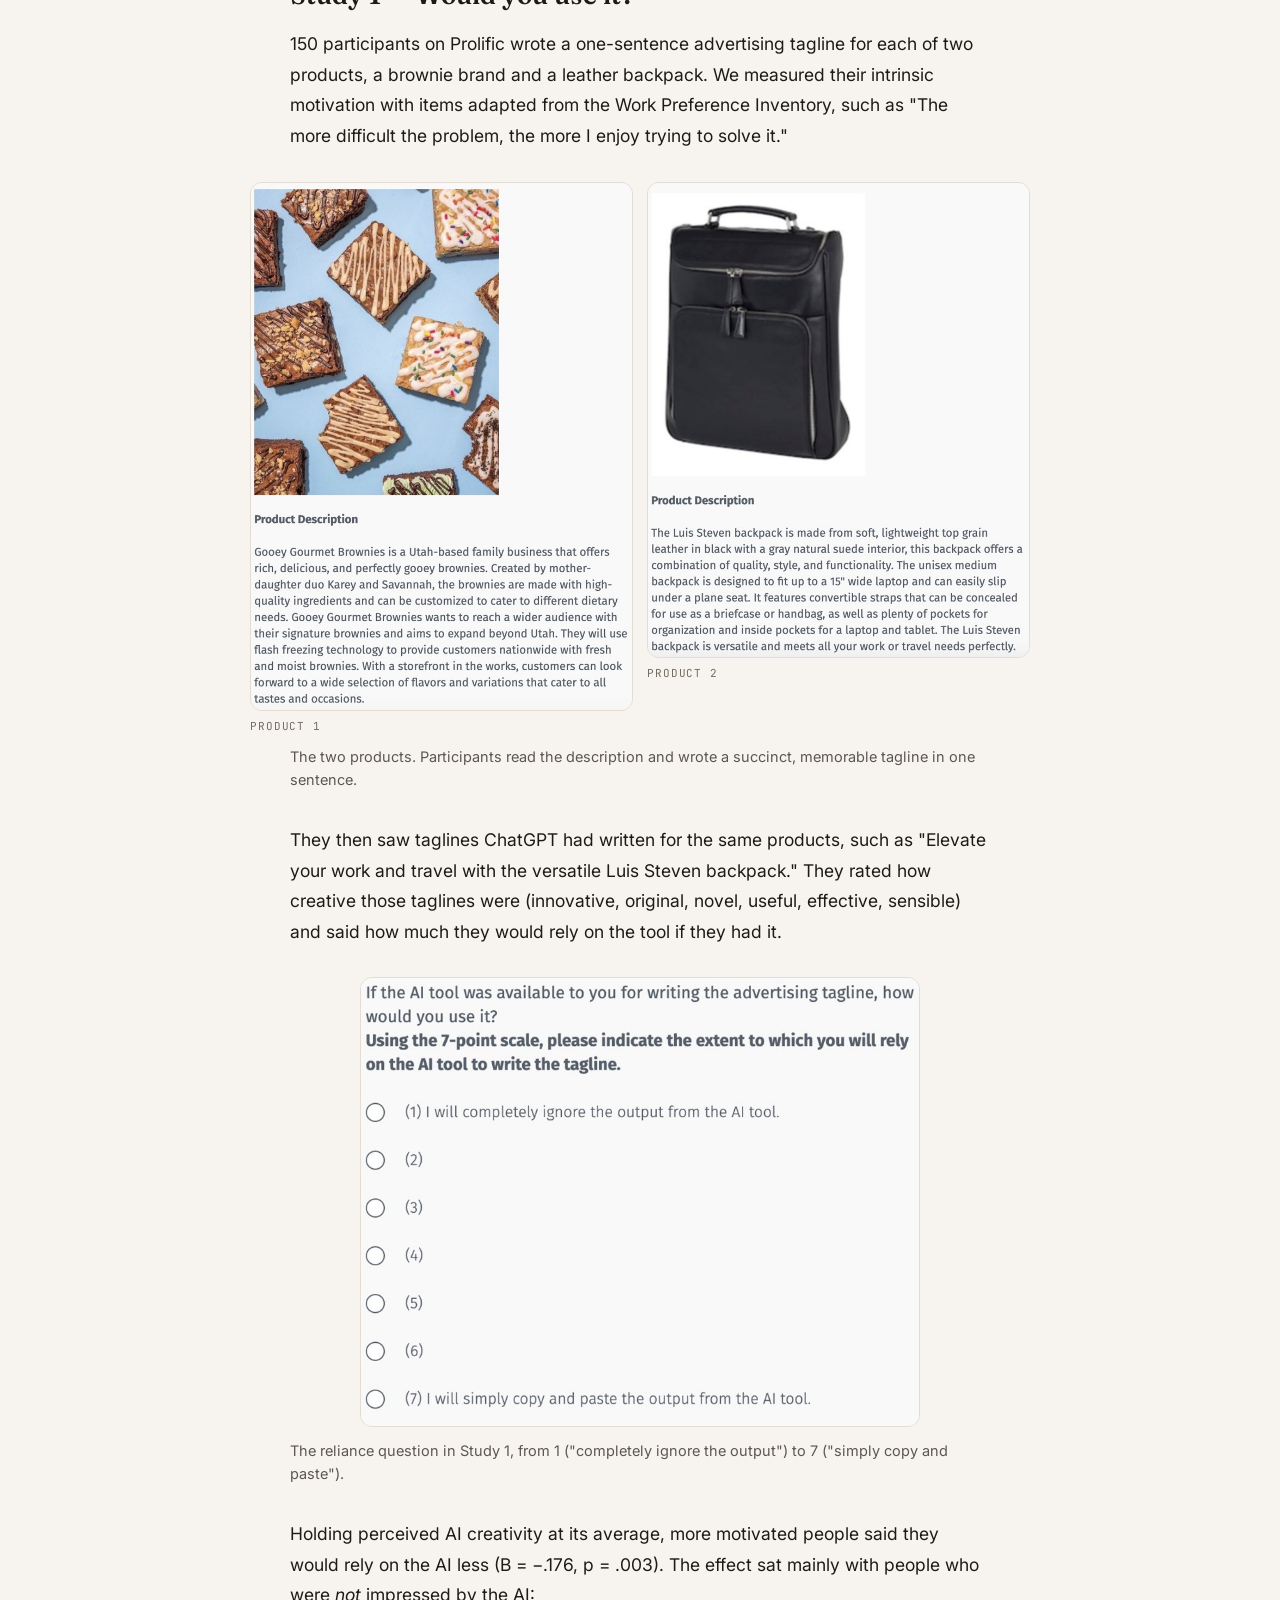
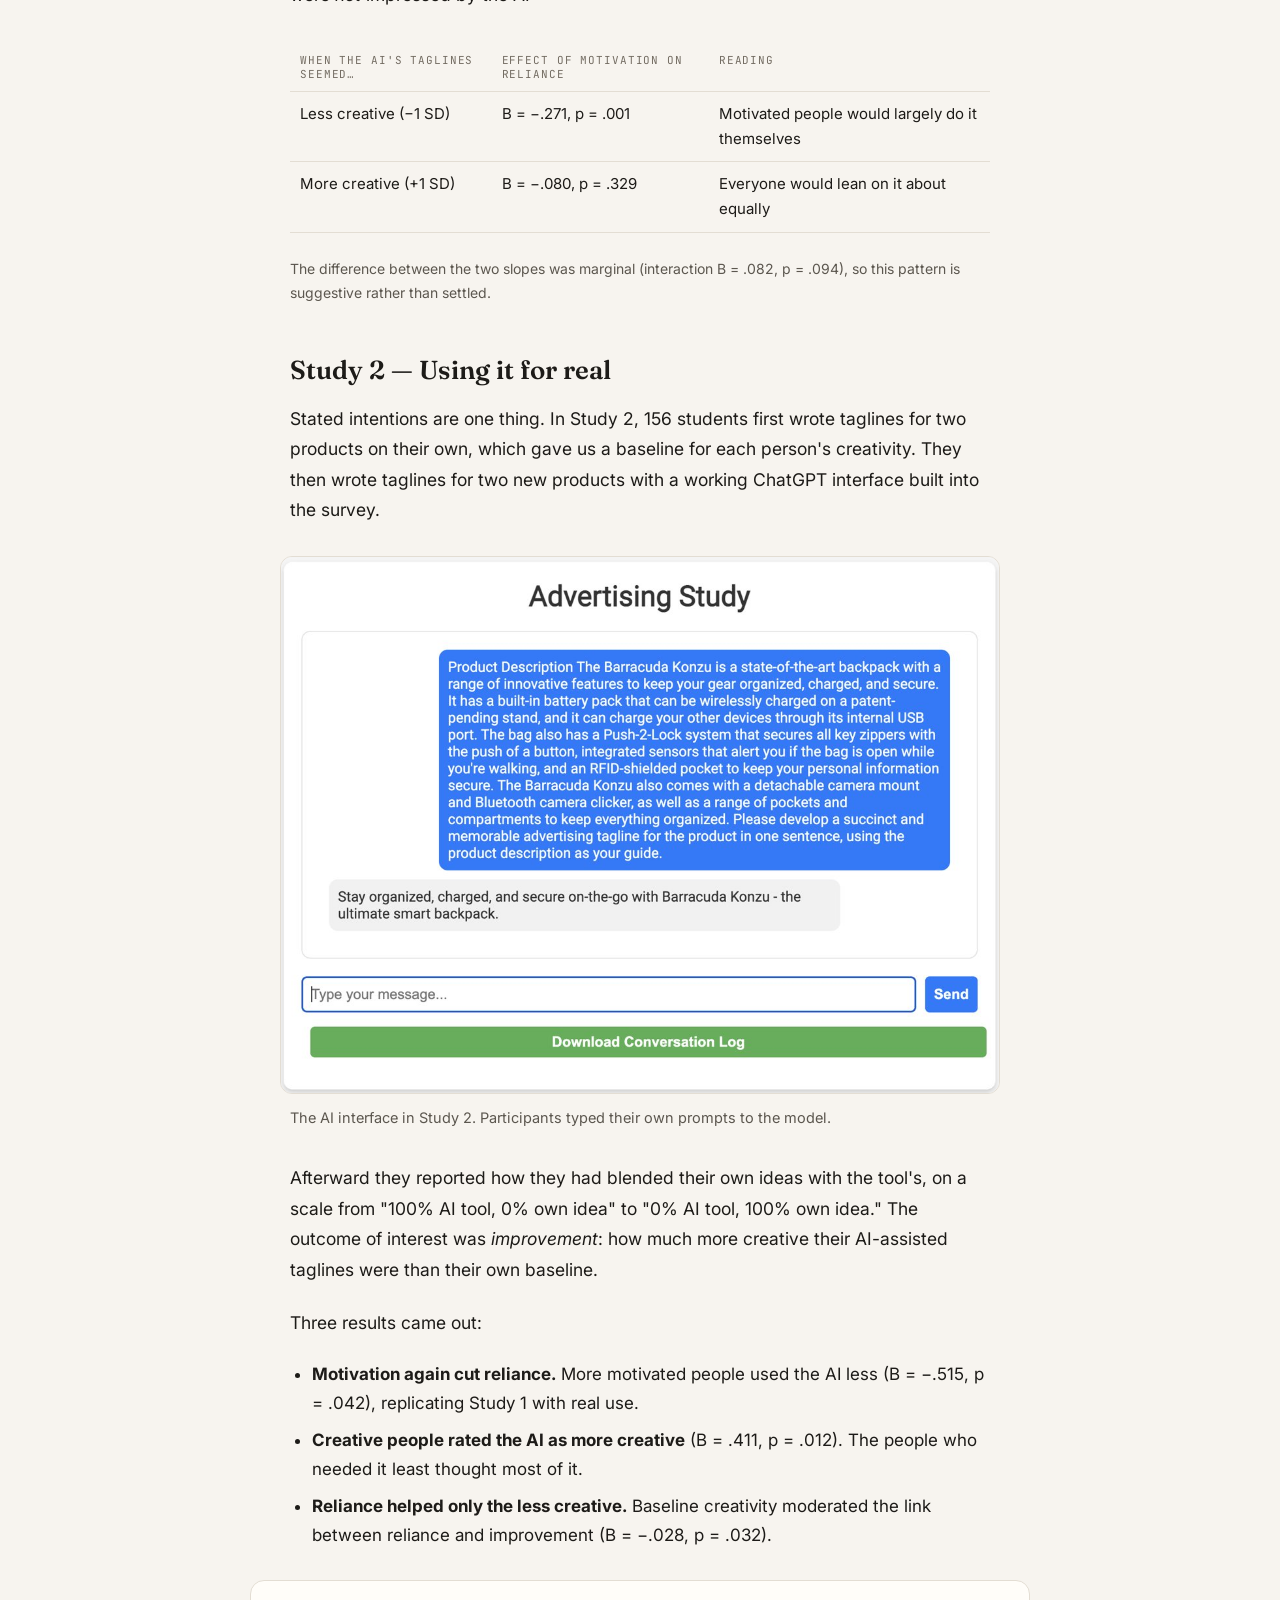
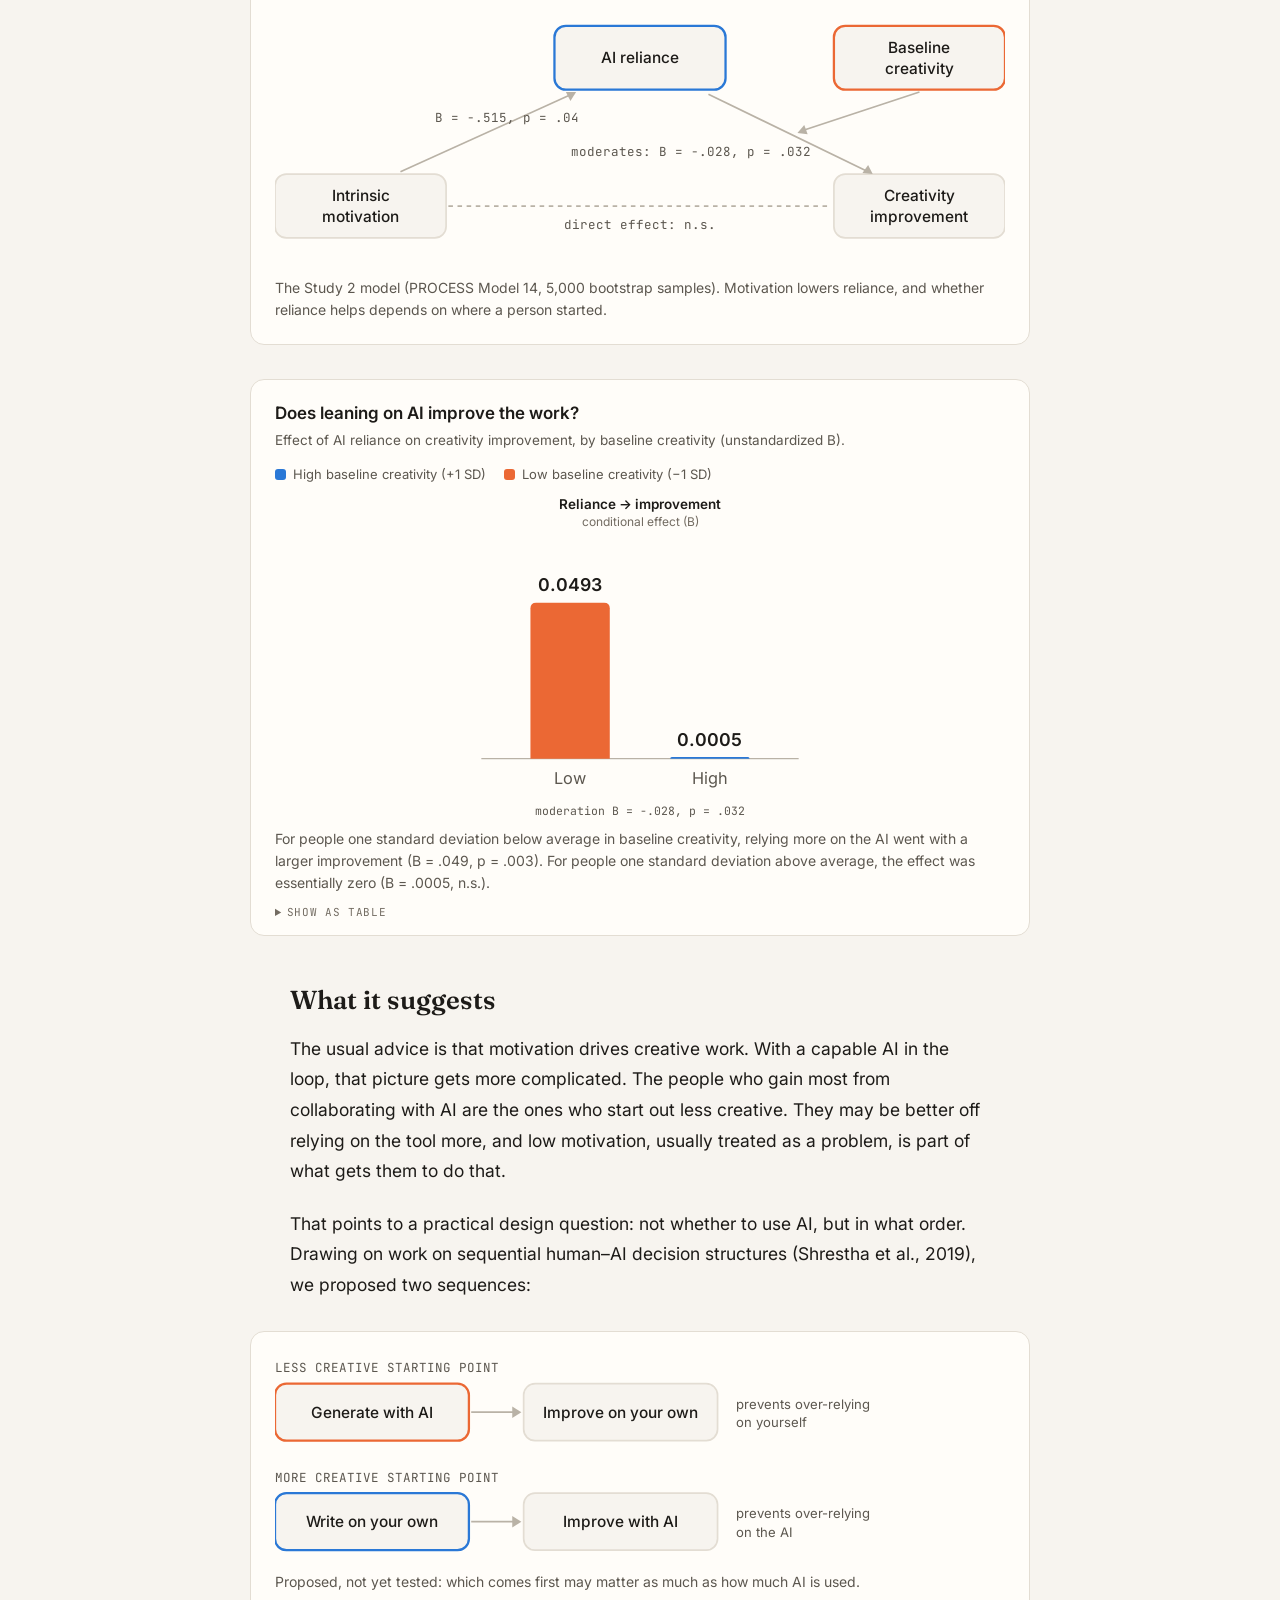
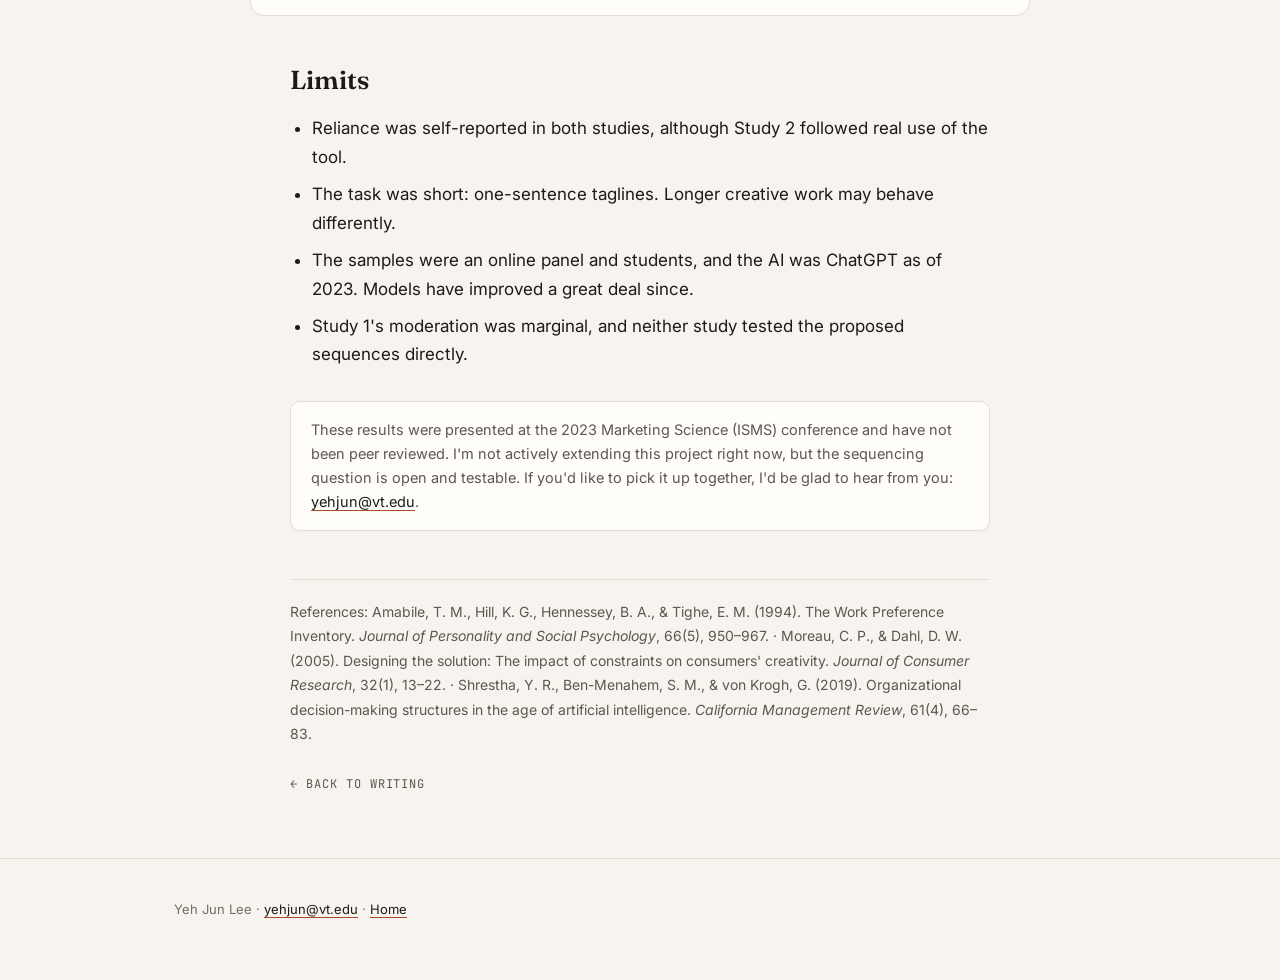
<file: writing/ai-and-creativity.html>
<!doctype html>
<html lang="en">
<head>
<meta charset="utf-8"><meta name="viewport" content="width=device-width, initial-scale=1">
<title>Who gains from writing with AI? — Yeh Jun Lee</title>
<meta name="description" content="Two studies of ad-tagline writing with ChatGPT: less motivated people lean on AI more, and for people who start out less creative, that reliance improves their work. Presented at ISMS 2023.">
<link rel="preconnect" href="https://fonts.googleapis.com"><link rel="preconnect" href="https://fonts.gstatic.com" crossorigin>
<link href="https://fonts.googleapis.com/css2?family=Fraunces:ital,opsz,wght@0,9..144,400;0,9..144,600;1,9..144,400&family=Inter:wght@400;500;600&family=JetBrains+Mono:wght@400&display=swap" rel="stylesheet">
<link rel="stylesheet" href="../style.css">
<style>#ch-gain .cpanels{max-width:340px;margin:0 auto}</style>
</head>
<body>
<nav><div class="wrap">
  <a class="name" href="../">Yeh Jun Lee</a>
  <div class="links"><a href="../#research">Research</a><a href="../#built">Built</a><a href="../#writing">Writing</a><a href="../Lee_YehJun_CV.pdf">CV</a></div>
</div></nav>

<div class="wrap"><article class="post">
  <a class="back" href="../#writing">← Writing</a>
  <p class="kicker" style="margin-top:28px">Research note · ISMS 2023</p>
  <h1>Who gains from writing with AI?</h1>
  <p class="dek">Two studies of people writing advertising taglines with ChatGPT. Less motivated people leaned on the AI more. For people who started out less creative, leaning on it made their taglines better. For people who started out more creative, it made no difference.</p>
  <p class="byline">Yeh Jun Lee and Dipankar Chakravarti · presented at Marketing Science (ISMS), Miami, June 2023 · 7 min read</p>

  <h2>The question</h2>

  <p>Creativity research usually points to two ingredients: talent and effort. Effort, in turn, depends heavily on intrinsic motivation, the enjoyment of working on a hard problem for its own sake. Motivated people put in the work, and creative output follows.</p>

  <p>Generative AI changes that equation. When a tool can produce a passable idea in seconds, the output no longer depends only on the person. It depends on how much the person hands to the tool, and on how good the tool is relative to the person. So we asked two questions:</p>

  <ul>
    <li>Who relies on AI in a creative task?</li>
    <li>Whose work actually improves when they do?</li>
  </ul>

  <p>Our expectation was that creativity takes effort, that unmotivated people resist that effort, and that they would therefore lean on AI for convenience. We also expected reliance to rise when people think the AI is creative. Together, those two predictions form a simple grid:</p>

  <figure class="diagram">
    <svg viewBox="0 0 640 250" role="img" aria-label="Predicted AI reliance by intrinsic motivation and perceived AI creativity">
      <text class="d-m" x="330" y="16" text-anchor="middle">INTRINSIC MOTIVATION</text>
      <text class="d-t" x="250" y="40" text-anchor="middle">High</text><text class="d-t" x="430" y="40" text-anchor="middle">Low</text>
      <text class="d-m" x="40" y="148" text-anchor="middle" transform="rotate(-90 40 148)">PERCEIVED AI CREATIVITY</text>
      <text class="d-t" x="130" y="102" text-anchor="end">High</text><text class="d-t" x="130" y="192" text-anchor="end">Low</text>
      <rect x="160" y="54" width="180" height="84" rx="8" class="d-box"/><text class="d-t" x="250" y="100" text-anchor="middle">Moderate reliance</text>
      <rect x="342" y="54" width="180" height="84" rx="8" class="d-warm"/><text class="d-t" x="432" y="100" text-anchor="middle">High reliance</text>
      <rect x="160" y="140" width="180" height="84" rx="8" class="d-hot"/><text class="d-t" x="250" y="186" text-anchor="middle">Low reliance</text>
      <rect x="342" y="140" width="180" height="84" rx="8" class="d-box"/><text class="d-t" x="432" y="186" text-anchor="middle">Moderate reliance</text>
      <text class="d-s" x="540" y="100">least effort,</text><text class="d-s" x="540" y="116">best-looking tool</text>
      <text class="d-s" x="540" y="186">most effort,</text><text class="d-s" x="540" y="202">weakest tool</text>
    </svg>
    <figcaption>What we predicted before Study 1: less motivation and a more impressive AI should both push people to rely on it more.</figcaption>
  </figure>

  <h2>Study 1 — Would you use it?</h2>

  <p>150 participants on Prolific wrote a one-sentence advertising tagline for each of two products, a brownie brand and a leather backpack. We measured their intrinsic motivation with items adapted from the Work Preference Inventory, such as "The more difficult the problem, the more I enjoy trying to solve it."</p>

  <figure class="fig">
    <div class="row">
      <div><img src="../img/ai/task-brownies.jpg" alt="Gooey Gourmet Brownies product photo and description"><div class="lab">Product 1</div></div>
      <div><img src="../img/ai/task-backpack.jpg" alt="Luis Steven leather backpack product photo and description"><div class="lab">Product 2</div></div>
    </div>
    <figcaption>The two products. Participants read the description and wrote a succinct, memorable tagline in one sentence.</figcaption>
  </figure>

  <p>They then saw taglines ChatGPT had written for the same products, such as "Elevate your work and travel with the versatile Luis Steven backpack." They rated how creative those taglines were (innovative, original, novel, useful, effective, sensible) and said how much they would rely on the tool if they had it.</p>

  <figure class="fig">
    <img src="../img/ai/reliance-s1.jpg" alt="Seven-point scale from 'I will completely ignore the output from the AI tool' to 'I will simply copy and paste the output from the AI tool'" style="max-width:560px;margin:0 auto">
    <figcaption>The reliance question in Study 1, from 1 ("completely ignore the output") to 7 ("simply copy and paste").</figcaption>
  </figure>

  <p>Holding perceived AI creativity at its average, more motivated people said they would rely on the AI less (B = −.176, p = .003). The effect sat mainly with people who were <em>not</em> impressed by the AI:</p>

  <div class="tablewrap"><table>
    <tr><th>When the AI's taglines seemed…</th><th>Effect of motivation on reliance</th><th>Reading</th></tr>
    <tr><td>Less creative (−1 SD)</td><td>B = −.271, p = .001</td><td>Motivated people would largely do it themselves</td></tr>
    <tr><td>More creative (+1 SD)</td><td>B = −.080, p = .329</td><td>Everyone would lean on it about equally</td></tr>
  </table></div>
  <p style="font-size:14px;color:var(--soft)">The difference between the two slopes was marginal (interaction B = .082, p = .094), so this pattern is suggestive rather than settled.</p>

  <h2>Study 2 — Using it for real</h2>

  <p>Stated intentions are one thing. In Study 2, 156 students first wrote taglines for two products on their own, which gave us a baseline for each person's creativity. They then wrote taglines for two new products with a working ChatGPT interface built into the survey.</p>

  <figure class="fig">
    <img src="../img/ai/chat-interface.jpg" alt="Survey chat interface: the participant pastes the product description and prompt, and the AI returns a tagline" style="max-width:720px;margin:0 auto">
    <figcaption>The AI interface in Study 2. Participants typed their own prompts to the model.</figcaption>
  </figure>

  <p>Afterward they reported how they had blended their own ideas with the tool's, on a scale from "100% AI tool, 0% own idea" to "0% AI tool, 100% own idea." The outcome of interest was <em>improvement</em>: how much more creative their AI-assisted taglines were than their own baseline.</p>

  <p>Three results came out:</p>

  <ul>
    <li><strong>Motivation again cut reliance.</strong> More motivated people used the AI less (B = −.515, p = .042), replicating Study 1 with real use.</li>
    <li><strong>Creative people rated the AI as more creative</strong> (B = .411, p = .012). The people who needed it least thought most of it.</li>
    <li><strong>Reliance helped only the less creative.</strong> Baseline creativity moderated the link between reliance and improvement (B = −.028, p = .032).</li>
  </ul>

  <figure class="diagram">
    <svg viewBox="0 0 640 230" role="img" aria-label="Moderated model: intrinsic motivation reduces AI reliance; reliance increases creativity improvement only for people with low baseline creativity">
      <rect x="0" y="150" width="150" height="56" rx="10" class="d-box"/><text class="d-t" x="75" y="174" text-anchor="middle">Intrinsic</text><text class="d-t" x="75" y="192" text-anchor="middle">motivation</text>
      <rect x="245" y="20" width="150" height="56" rx="10" class="d-hot"/><text class="d-t" x="320" y="53" text-anchor="middle">AI reliance</text>
      <rect x="490" y="150" width="150" height="56" rx="10" class="d-box"/><text class="d-t" x="565" y="174" text-anchor="middle">Creativity</text><text class="d-t" x="565" y="192" text-anchor="middle">improvement</text>
      <rect x="490" y="20" width="150" height="56" rx="10" class="d-warm"/><text class="d-t" x="565" y="44" text-anchor="middle">Baseline</text><text class="d-t" x="565" y="62" text-anchor="middle">creativity</text>
      <path class="d-a" d="M110,148 L260,80"/><path class="d-ah" d="M264,78l-9,0l4,8z"/>
      <text class="d-m" x="140" y="104">B = −.515, p = .04</text>
      <path class="d-a" d="M380,80 L520,148"/><path class="d-ah" d="M524,150l-4,-8l-5,7z"/>
      <path class="d-a" d="M565,78 L462,112"/><path class="d-ah" d="M458,114l9,1l-3,-8z"/>
      <text class="d-m" x="470" y="134" text-anchor="end">moderates: B = −.028, p = .032</text>
      <path class="d-a" d="M152,178 H486" stroke-dasharray="4 4"/><text class="d-m" x="320" y="198" text-anchor="middle">direct effect: n.s.</text>
    </svg>
    <figcaption>The Study 2 model (PROCESS Model 14, 5,000 bootstrap samples). Motivation lowers reliance, and whether reliance helps depends on where a person started.</figcaption>
  </figure>

  <figure class="chart" id="ch-gain">
    <p class="ctitle">Does leaning on AI improve the work?</p>
    <p class="csub">Effect of AI reliance on creativity improvement, by baseline creativity (unstandardized B).</p>
    <figcaption>For people one standard deviation below average in baseline creativity, relying more on the AI went with a larger improvement (B = .049, p = .003). For people one standard deviation above average, the effect was essentially zero (B = .0005, n.s.).</figcaption>
  </figure>

  <h2>What it suggests</h2>

  <p>The usual advice is that motivation drives creative work. With a capable AI in the loop, that picture gets more complicated. The people who gain most from collaborating with AI are the ones who start out less creative. They may be better off relying on the tool more, and low motivation, usually treated as a problem, is part of what gets them to do that.</p>

  <p>That points to a practical design question: not whether to use AI, but in what order. Drawing on work on sequential human–AI decision structures (Shrestha et al., 2019), we proposed two sequences:</p>

  <figure class="diagram">
    <svg viewBox="0 0 640 180" role="img" aria-label="Two proposed sequences: AI first then human for low-creativity individuals; human first then AI for high-creativity individuals">
      <text class="d-m" x="0" y="16">LESS CREATIVE STARTING POINT</text>
      <rect x="0" y="26" width="170" height="50" rx="10" class="d-warm"/><text class="d-t" x="85" y="56" text-anchor="middle">Generate with AI</text>
      <path class="d-a" d="M172,51h40"/><path class="d-ah" d="M216,51l-8,-5v10z"/>
      <rect x="218" y="26" width="170" height="50" rx="10" class="d-box"/><text class="d-t" x="303" y="56" text-anchor="middle">Improve on your own</text>
      <text class="d-s" x="404" y="48">prevents over-relying</text><text class="d-s" x="404" y="64">on yourself</text>
      <text class="d-m" x="0" y="112">MORE CREATIVE STARTING POINT</text>
      <rect x="0" y="122" width="170" height="50" rx="10" class="d-hot"/><text class="d-t" x="85" y="152" text-anchor="middle">Write on your own</text>
      <path class="d-a" d="M172,147h40"/><path class="d-ah" d="M216,147l-8,-5v10z"/>
      <rect x="218" y="122" width="170" height="50" rx="10" class="d-box"/><text class="d-t" x="303" y="152" text-anchor="middle">Improve with AI</text>
      <text class="d-s" x="404" y="144">prevents over-relying</text><text class="d-s" x="404" y="160">on the AI</text>
    </svg>
    <figcaption>Proposed, not yet tested: which comes first may matter as much as how much AI is used.</figcaption>
  </figure>

  <h2>Limits</h2>

  <ul>
    <li>Reliance was self-reported in both studies, although Study 2 followed real use of the tool.</li>
    <li>The task was short: one-sentence taglines. Longer creative work may behave differently.</li>
    <li>The samples were an online panel and students, and the AI was ChatGPT as of 2023. Models have improved a great deal since.</li>
    <li>Study 1's moderation was marginal, and neither study tested the proposed sequences directly.</li>
  </ul>

  <div class="note">These results were presented at the 2023 Marketing Science (ISMS) conference and have not been peer reviewed. I'm not actively extending this project right now, but the sequencing question is open and testable. If you'd like to pick it up together, I'd be glad to hear from you: <a href="mailto:yehjun@vt.edu">yehjun@vt.edu</a>.</div>

  <p class="sources">References: Amabile, T. M., Hill, K. G., Hennessey, B. A., &amp; Tighe, E. M. (1994). The Work Preference Inventory. <em>Journal of Personality and Social Psychology</em>, 66(5), 950–967. · Moreau, C. P., &amp; Dahl, D. W. (2005). Designing the solution: The impact of constraints on consumers' creativity. <em>Journal of Consumer Research</em>, 32(1), 13–22. · Shrestha, Y. R., Ben-Menahem, S. M., &amp; von Krogh, G. (2019). Organizational decision-making structures in the age of artificial intelligence. <em>California Management Review</em>, 61(4), 66–83.<br><br><a class="back" href="../#writing">← Back to writing</a></p>
</article></div>

<footer><div class="wrap">Yeh Jun Lee · <a class="inline" href="mailto:yehjun@vt.edu">yehjun@vt.edu</a> · <a class="inline" href="../">Home</a></div></footer>
<script src="../js/charts.js"></script>
<script>
Charts.panels(document.getElementById('ch-gain'), {
  series: ['High baseline creativity (+1 SD)', 'Low baseline creativity (−1 SD)'],
  panels: [
    { title: 'Reliance → improvement', sub: 'conditional effect (B)', fmt: v => v.toFixed(4).replace(/0+$/, '').replace(/\.$/, ''), max: 0.06, bars: [
      { label: 'Low', value: 0.0493, s: 1, tip: 'p = .003' }, { label: 'High', value: 0.0005, s: 0, tip: 'n.s.' }], foot: 'moderation B = −.028, p = .032' }
  ]
});
</script>
</body></html>
</file>
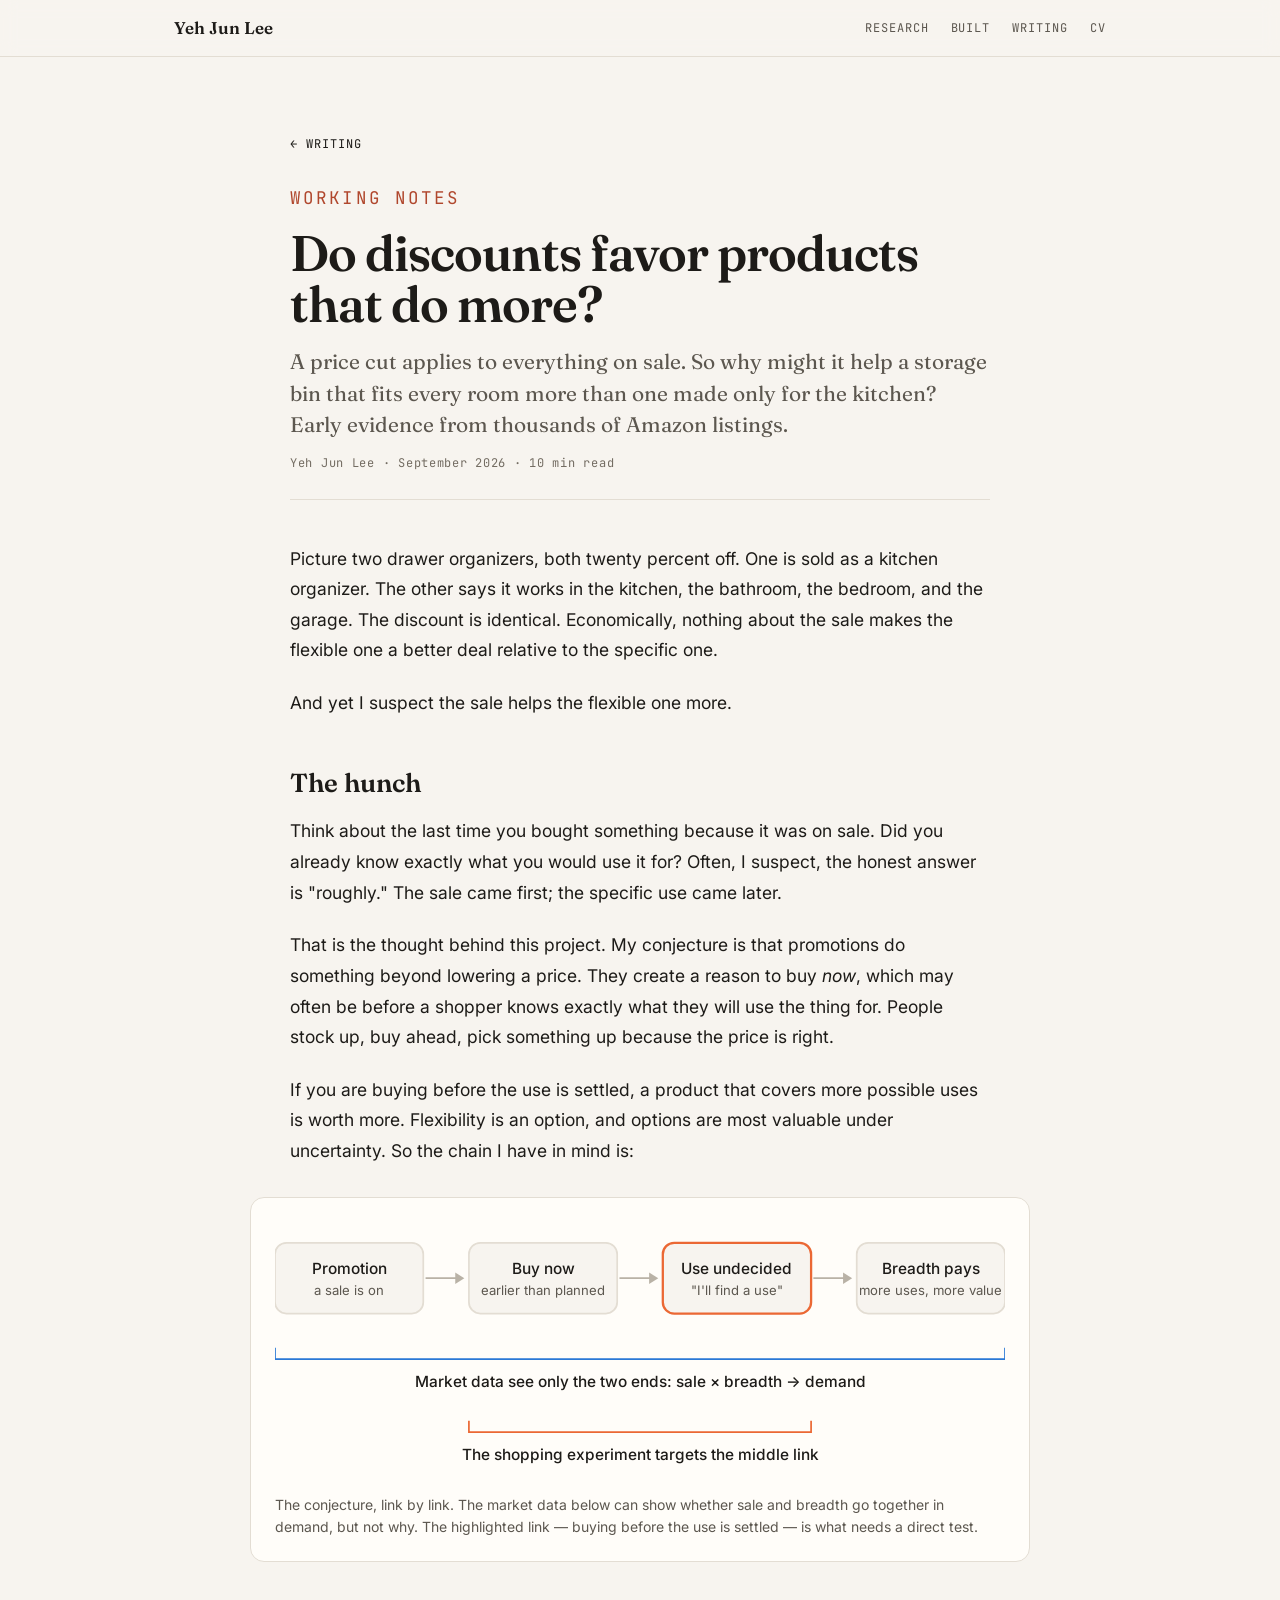
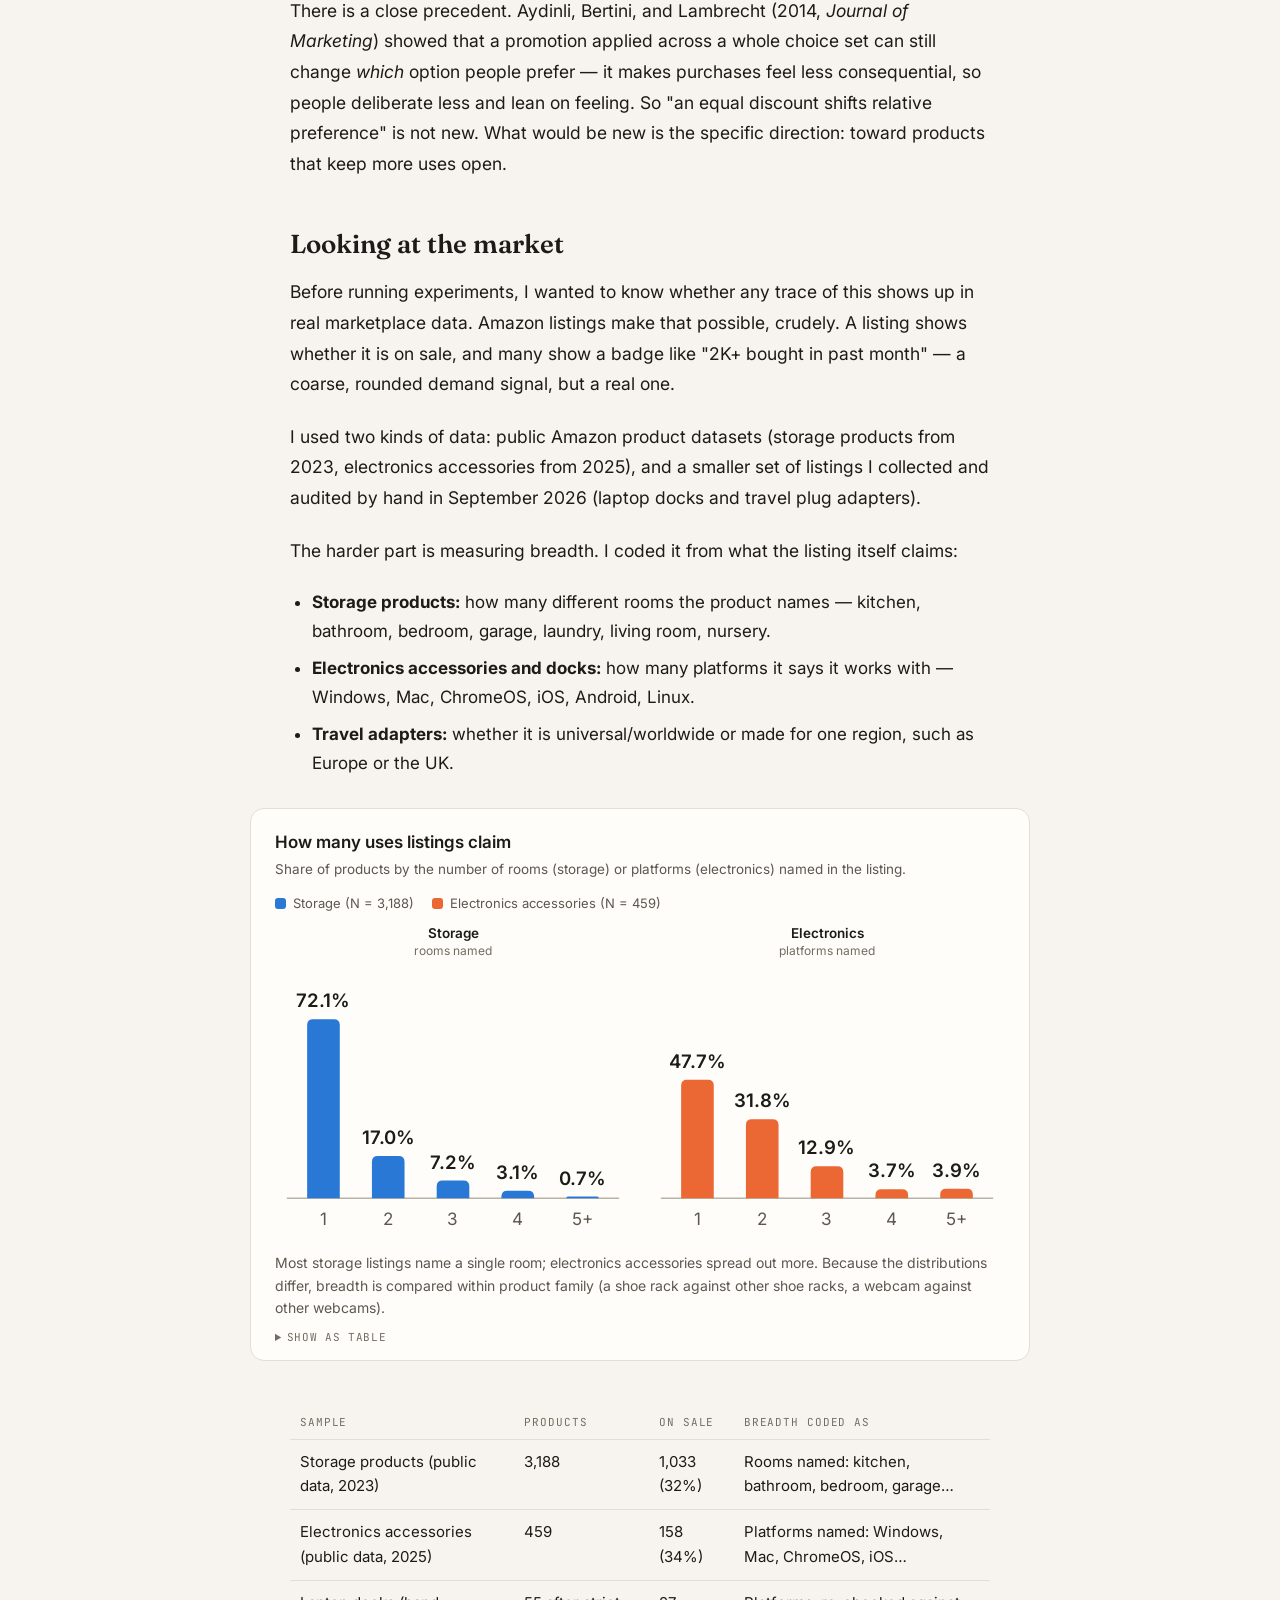
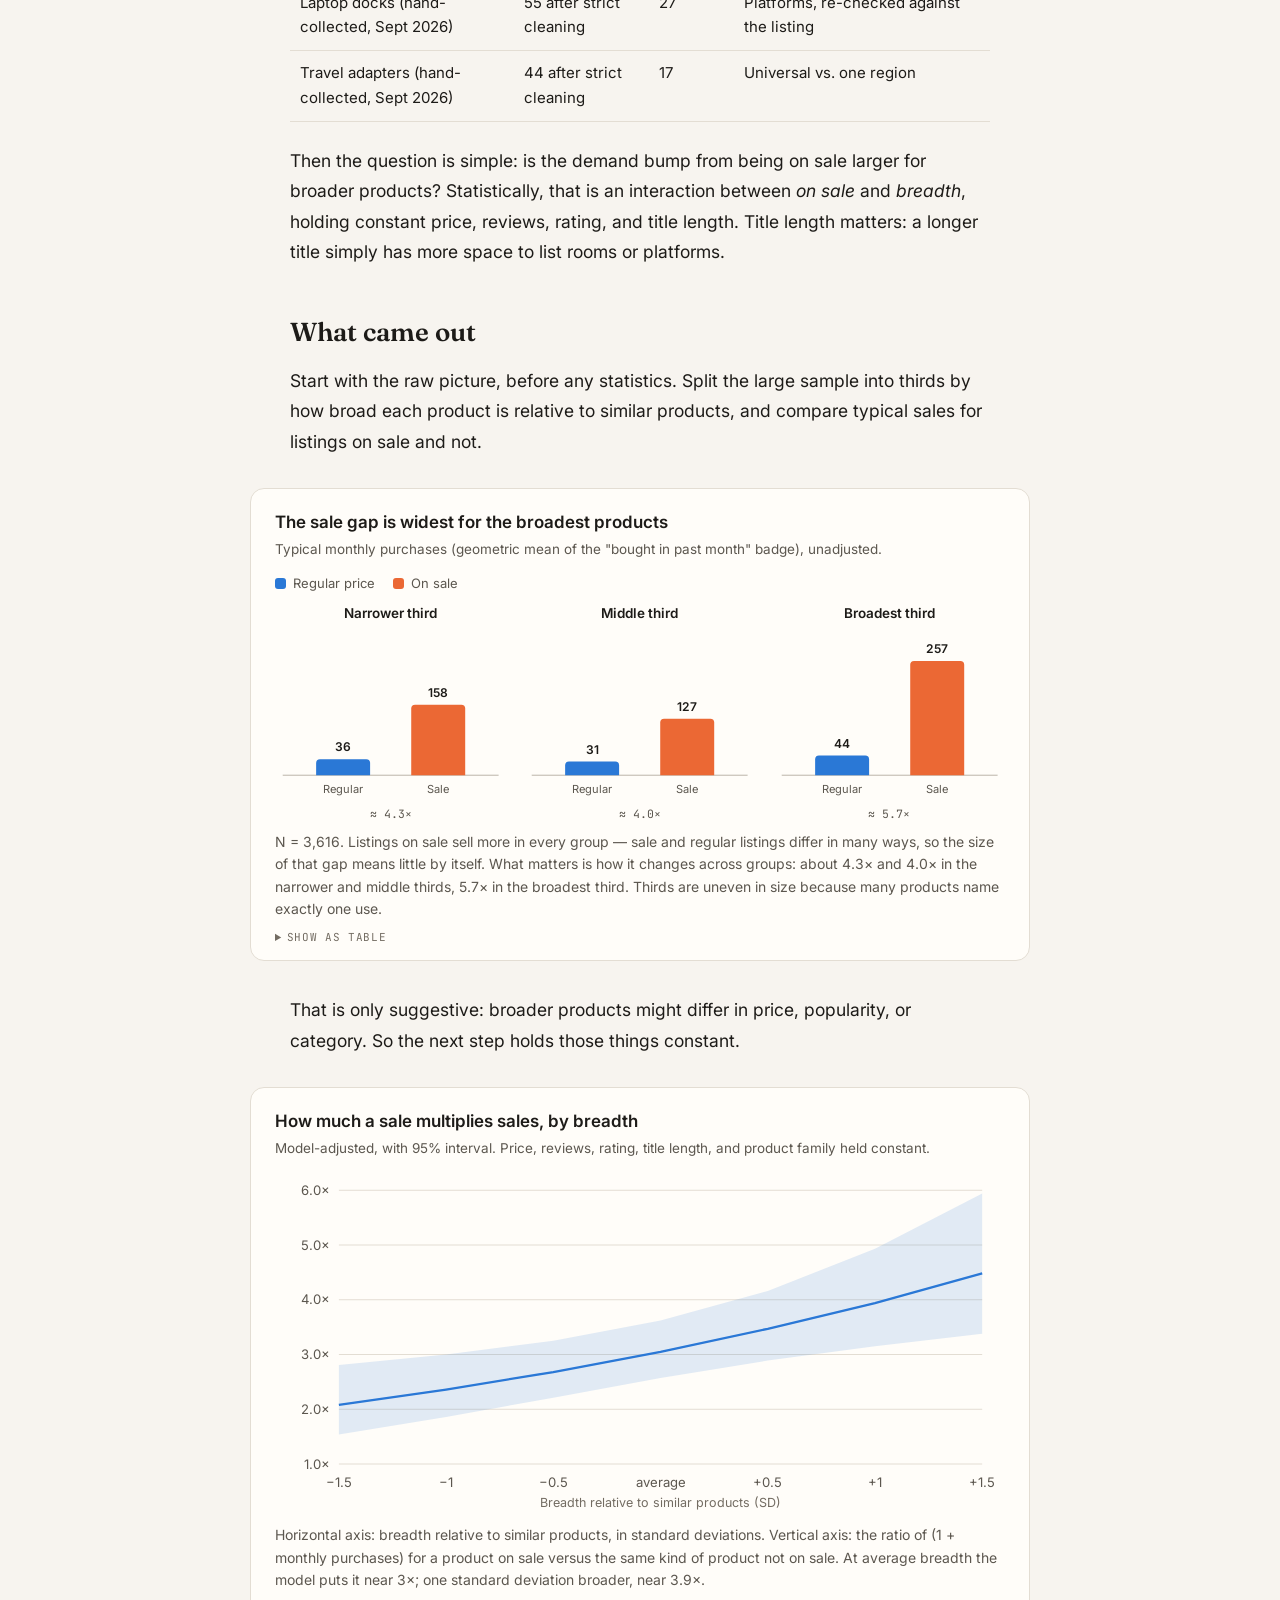
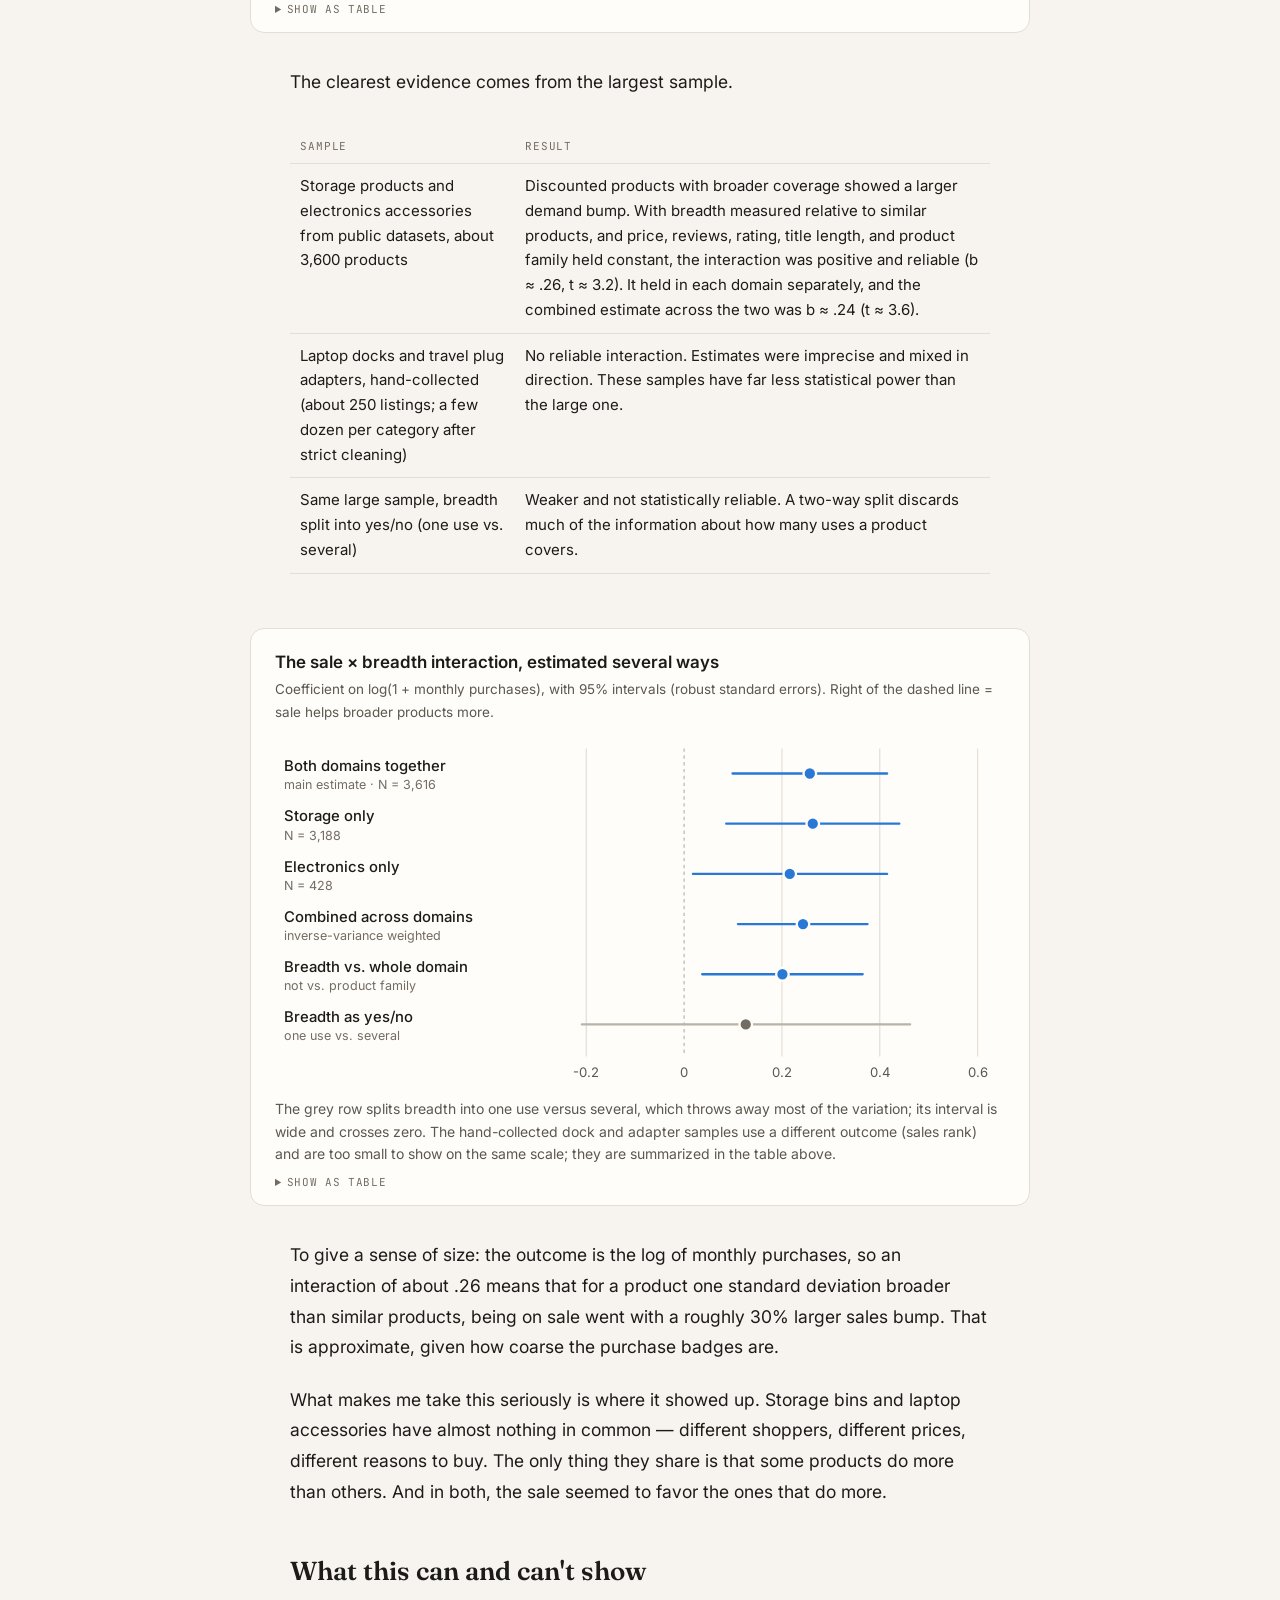
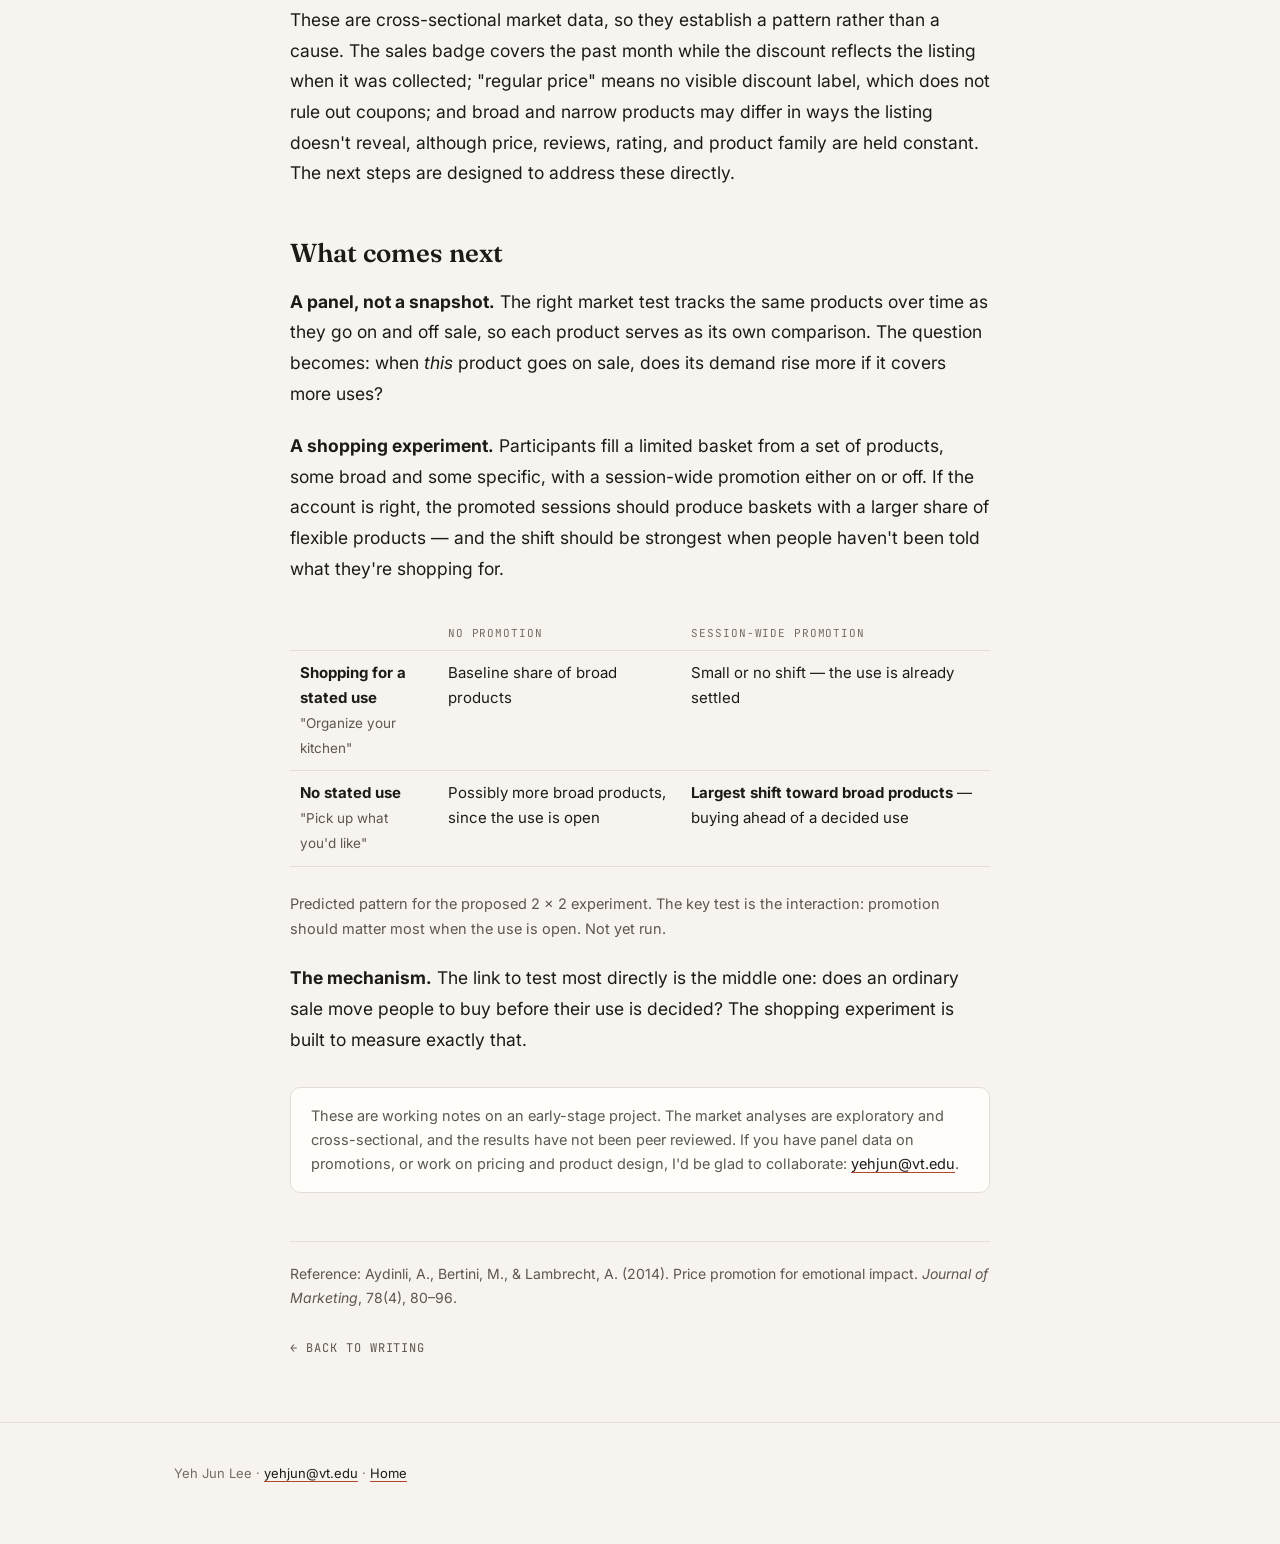
<file: writing/discounts-and-flexible-products.html>
<!doctype html>
<html lang="en">
<head>
<meta charset="utf-8"><meta name="viewport" content="width=device-width, initial-scale=1">
<title>Do discounts favor products that do more? — Yeh Jun Lee</title>
<meta name="description" content="A price cut applies to everything on sale. So why might it help a storage bin that fits every room more than one made for the kitchen? Early evidence from thousands of Amazon listings.">
<link rel="preconnect" href="https://fonts.googleapis.com"><link rel="preconnect" href="https://fonts.gstatic.com" crossorigin>
<link href="https://fonts.googleapis.com/css2?family=Fraunces:ital,opsz,wght@0,9..144,400;0,9..144,600;1,9..144,400&family=Inter:wght@400;500;600&family=JetBrains+Mono:wght@400&display=swap" rel="stylesheet">
<link rel="stylesheet" href="../style.css">
</head>
<body>
<nav><div class="wrap">
  <a class="name" href="../">Yeh Jun Lee</a>
  <div class="links"><a href="../#research">Research</a><a href="../#built">Built</a><a href="../#writing">Writing</a><a href="../Lee_YehJun_CV.pdf">CV</a></div>
</div></nav>

<div class="wrap"><article class="post">
  <a class="back" href="../#writing">← Writing</a>
  <p class="kicker" style="margin-top:28px">Working notes</p>
  <h1>Do discounts favor products that do more?</h1>
  <p class="dek">A price cut applies to everything on sale. So why might it help a storage bin that fits every room more than one made only for the kitchen? Early evidence from thousands of Amazon listings.</p>
  <p class="byline">Yeh Jun Lee · September 2026 · 10 min read</p>

  <p>Picture two drawer organizers, both twenty percent off. One is sold as a kitchen organizer. The other says it works in the kitchen, the bathroom, the bedroom, and the garage. The discount is identical. Economically, nothing about the sale makes the flexible one a better deal relative to the specific one.</p>

  <p>And yet I suspect the sale helps the flexible one more.</p>

  <h2>The hunch</h2>

  <p>Think about the last time you bought something because it was on sale. Did you already know exactly what you would use it for? Often, I suspect, the honest answer is "roughly." The sale came first; the specific use came later.</p>

  <p>That is the thought behind this project. My conjecture is that promotions do something beyond lowering a price. They create a reason to buy <em>now</em>, which may often be before a shopper knows exactly what they will use the thing for. People stock up, buy ahead, pick something up because the price is right.</p>

  <p>If you are buying before the use is settled, a product that covers more possible uses is worth more. Flexibility is an option, and options are most valuable under uncertainty. So the chain I have in mind is:</p>

  <figure class="diagram">
    <svg viewBox="0 0 640 230" role="img" aria-label="Conjectured chain: promotion, buy now, use not yet decided, breadth worth more; with what each kind of evidence can see">
      <rect x="0" y="20" width="130" height="62" rx="10" class="d-box"/><text class="d-t" x="65" y="47" text-anchor="middle">Promotion</text><text class="d-s" x="65" y="66" text-anchor="middle">a sale is on</text>
      <rect x="170" y="20" width="130" height="62" rx="10" class="d-box"/><text class="d-t" x="235" y="47" text-anchor="middle">Buy now</text><text class="d-s" x="235" y="66" text-anchor="middle">earlier than planned</text>
      <rect x="340" y="20" width="130" height="62" rx="10" class="d-warm"/><text class="d-t" x="405" y="47" text-anchor="middle">Use undecided</text><text class="d-s" x="405" y="66" text-anchor="middle">"I'll find a use"</text>
      <rect x="510" y="20" width="130" height="62" rx="10" class="d-box"/><text class="d-t" x="575" y="47" text-anchor="middle">Breadth pays</text><text class="d-s" x="575" y="66" text-anchor="middle">more uses, more value</text>
      <path class="d-a" d="M132,51h32"/><path class="d-ah" d="M166,51l-8,-5v10z"/>
      <path class="d-a" d="M302,51h32"/><path class="d-ah" d="M336,51l-8,-5v10z"/>
      <path class="d-a" d="M472,51h32"/><path class="d-ah" d="M506,51l-8,-5v10z"/>
      <path class="d-a d-s1" d="M0,112v10h640v-10" stroke-width="2"/>
      <text class="d-t" x="320" y="146" text-anchor="middle">Market data see only the two ends: sale × breadth → demand</text>
      <path class="d-a d-s2" d="M170,176v10h300v-10" stroke-width="2"/>
      <text class="d-t" x="320" y="210" text-anchor="middle">The shopping experiment targets the middle link</text>
    </svg>
    <figcaption>The conjecture, link by link. The market data below can show whether sale and breadth go together in demand, but not why. The highlighted link — buying before the use is settled — is what needs a direct test.</figcaption>
  </figure>

  <p>There is a close precedent. Aydinli, Bertini, and Lambrecht (2014, <em>Journal of Marketing</em>) showed that a promotion applied across a whole choice set can still change <em>which</em> option people prefer — it makes purchases feel less consequential, so people deliberate less and lean on feeling. So "an equal discount shifts relative preference" is not new. What would be new is the specific direction: toward products that keep more uses open.</p>

  <h2>Looking at the market</h2>

  <p>Before running experiments, I wanted to know whether any trace of this shows up in real marketplace data. Amazon listings make that possible, crudely. A listing shows whether it is on sale, and many show a badge like "2K+ bought in past month" — a coarse, rounded demand signal, but a real one.</p>

  <p>I used two kinds of data: public Amazon product datasets (storage products from 2023, electronics accessories from 2025), and a smaller set of listings I collected and audited by hand in September 2026 (laptop docks and travel plug adapters).</p>

  <p>The harder part is measuring breadth. I coded it from what the listing itself claims:</p>

  <ul>
    <li><strong>Storage products:</strong> how many different rooms the product names — kitchen, bathroom, bedroom, garage, laundry, living room, nursery.</li>
    <li><strong>Electronics accessories and docks:</strong> how many platforms it says it works with — Windows, Mac, ChromeOS, iOS, Android, Linux.</li>
    <li><strong>Travel adapters:</strong> whether it is universal/worldwide or made for one region, such as Europe or the UK.</li>
  </ul>

  <figure class="chart" id="ch-breadth">
    <p class="ctitle">How many uses listings claim</p>
    <p class="csub">Share of products by the number of rooms (storage) or platforms (electronics) named in the listing.</p>
    <figcaption>Most storage listings name a single room; electronics accessories spread out more. Because the distributions differ, breadth is compared within product family (a shoe rack against other shoe racks, a webcam against other webcams).</figcaption>
  </figure>

  <div class="tablewrap"><table>
    <tr><th>Sample</th><th>Products</th><th>On sale</th><th>Breadth coded as</th></tr>
    <tr><td>Storage products (public data, 2023)</td><td>3,188</td><td>1,033 (32%)</td><td>Rooms named: kitchen, bathroom, bedroom, garage…</td></tr>
    <tr><td>Electronics accessories (public data, 2025)</td><td>459</td><td>158 (34%)</td><td>Platforms named: Windows, Mac, ChromeOS, iOS…</td></tr>
    <tr><td>Laptop docks (hand-collected, Sept 2026)</td><td>55 after strict cleaning</td><td>27</td><td>Platforms, re-checked against the listing</td></tr>
    <tr><td>Travel adapters (hand-collected, Sept 2026)</td><td>44 after strict cleaning</td><td>17</td><td>Universal vs. one region</td></tr>
  </table></div>

  <p>Then the question is simple: is the demand bump from being on sale larger for broader products? Statistically, that is an interaction between <em>on sale</em> and <em>breadth</em>, holding constant price, reviews, rating, and title length. Title length matters: a longer title simply has more space to list rooms or platforms.</p>

  <h2>What came out</h2>

  <p>Start with the raw picture, before any statistics. Split the large sample into thirds by how broad each product is relative to similar products, and compare typical sales for listings on sale and not.</p>

  <figure class="chart" id="ch-raw">
    <p class="ctitle">The sale gap is widest for the broadest products</p>
    <p class="csub">Typical monthly purchases (geometric mean of the "bought in past month" badge), unadjusted.</p>
    <figcaption>N = 3,616. Listings on sale sell more in every group — sale and regular listings differ in many ways, so the size of that gap means little by itself. What matters is how it changes across groups: about 4.3× and 4.0× in the narrower and middle thirds, 5.7× in the broadest third. Thirds are uneven in size because many products name exactly one use.</figcaption>
  </figure>

  <p>That is only suggestive: broader products might differ in price, popularity, or category. So the next step holds those things constant.</p>

  <figure class="chart" id="ch-model">
    <p class="ctitle">How much a sale multiplies sales, by breadth</p>
    <p class="csub">Model-adjusted, with 95% interval. Price, reviews, rating, title length, and product family held constant.</p>
    <figcaption>Horizontal axis: breadth relative to similar products, in standard deviations. Vertical axis: the ratio of (1 + monthly purchases) for a product on sale versus the same kind of product not on sale. At average breadth the model puts it near 3×; one standard deviation broader, near 3.9×.</figcaption>
  </figure>

  <p>The clearest evidence comes from the largest sample.</p>

  <div class="tablewrap"><table>
    <tr><th>Sample</th><th>Result</th></tr>
    <tr><td>Storage products and electronics accessories from public datasets, about 3,600 products</td><td>Discounted products with broader coverage showed a larger demand bump. With breadth measured relative to similar products, and price, reviews, rating, title length, and product family held constant, the interaction was positive and reliable (b ≈ .26, t ≈ 3.2). It held in each domain separately, and the combined estimate across the two was b ≈ .24 (t ≈ 3.6).</td></tr>
    <tr><td>Laptop docks and travel plug adapters, hand-collected (about 250 listings; a few dozen per category after strict cleaning)</td><td>No reliable interaction. Estimates were imprecise and mixed in direction. These samples have far less statistical power than the large one.</td></tr>
    <tr><td>Same large sample, breadth split into yes/no (one use vs. several)</td><td>Weaker and not statistically reliable. A two-way split discards much of the information about how many uses a product covers.</td></tr>
  </table></div>

  <figure class="chart" id="ch-forest">
    <p class="ctitle">The sale × breadth interaction, estimated several ways</p>
    <p class="csub">Coefficient on log(1 + monthly purchases), with 95% intervals (robust standard errors). Right of the dashed line = sale helps broader products more.</p>
    <figcaption>The grey row splits breadth into one use versus several, which throws away most of the variation; its interval is wide and crosses zero. The hand-collected dock and adapter samples use a different outcome (sales rank) and are too small to show on the same scale; they are summarized in the table above.</figcaption>
  </figure>

  <p>To give a sense of size: the outcome is the log of monthly purchases, so an interaction of about .26 means that for a product one standard deviation broader than similar products, being on sale went with a roughly 30% larger sales bump. That is approximate, given how coarse the purchase badges are.</p>

  <p>What makes me take this seriously is where it showed up. Storage bins and laptop accessories have almost nothing in common — different shoppers, different prices, different reasons to buy. The only thing they share is that some products do more than others. And in both, the sale seemed to favor the ones that do more.</p>

  <h2>What this can and can't show</h2>

  <p>These are cross-sectional market data, so they establish a pattern rather than a cause. The sales badge covers the past month while the discount reflects the listing when it was collected; "regular price" means no visible discount label, which does not rule out coupons; and broad and narrow products may differ in ways the listing doesn't reveal, although price, reviews, rating, and product family are held constant. The next steps are designed to address these directly.</p>

  <h2>What comes next</h2>

  <p><strong>A panel, not a snapshot.</strong> The right market test tracks the same products over time as they go on and off sale, so each product serves as its own comparison. The question becomes: when <em>this</em> product goes on sale, does its demand rise more if it covers more uses?</p>

  <p><strong>A shopping experiment.</strong> Participants fill a limited basket from a set of products, some broad and some specific, with a session-wide promotion either on or off. If the account is right, the promoted sessions should produce baskets with a larger share of flexible products — and the shift should be strongest when people haven't been told what they're shopping for.</p>

  <div class="tablewrap"><table>
    <tr><th></th><th>No promotion</th><th>Session-wide promotion</th></tr>
    <tr><td><strong>Shopping for a stated use</strong><br><span style="color:var(--soft);font-size:13.5px">"Organize your kitchen"</span></td><td>Baseline share of broad products</td><td>Small or no shift — the use is already settled</td></tr>
    <tr><td><strong>No stated use</strong><br><span style="color:var(--soft);font-size:13.5px">"Pick up what you'd like"</span></td><td>Possibly more broad products, since the use is open</td><td><strong>Largest shift toward broad products</strong> — buying ahead of a decided use</td></tr>
  </table></div>
  <p style="font-size:14.5px;color:var(--soft)">Predicted pattern for the proposed 2 × 2 experiment. The key test is the interaction: promotion should matter most when the use is open. Not yet run.</p>

  <p><strong>The mechanism.</strong> The link to test most directly is the middle one: does an ordinary sale move people to buy before their use is decided? The shopping experiment is built to measure exactly that.</p>

  <div class="note">These are working notes on an early-stage project. The market analyses are exploratory and cross-sectional, and the results have not been peer reviewed. If you have panel data on promotions, or work on pricing and product design, I'd be glad to collaborate: <a href="mailto:yehjun@vt.edu">yehjun@vt.edu</a>.</div>

  <p class="sources">Reference: Aydinli, A., Bertini, M., &amp; Lambrecht, A. (2014). Price promotion for emotional impact. <em>Journal of Marketing</em>, 78(4), 80–96.<br><br><a class="back" href="../#writing">← Back to writing</a></p>
</article></div>
<script src="../js/charts.js"></script>
<script>
const pct = v => v.toFixed(1) + '%';
Charts.panels(document.getElementById('ch-breadth'), {
  series: ['Storage (N = 3,188)', 'Electronics accessories (N = 459)'],
  panels: [
    { title: 'Storage', sub: 'rooms named', fmt: pct, max: 80, bars: [
      { label: '1', value: 72.1, s: 0, tip: '2,299 products' }, { label: '2', value: 17.0, s: 0, tip: '541 products' }, { label: '3', value: 7.2, s: 0, tip: '228 products' },
      { label: '4', value: 3.1, s: 0, tip: '98 products' }, { label: '5+', value: 0.7, s: 0, tip: '22 products' }] },
    { title: 'Electronics', sub: 'platforms named', fmt: pct, max: 80, bars: [
      { label: '1', value: 47.7, s: 1, tip: '219 products' }, { label: '2', value: 31.8, s: 1, tip: '146 products' }, { label: '3', value: 12.9, s: 1, tip: '59 products' },
      { label: '4', value: 3.7, s: 1, tip: '17 products' }, { label: '5+', value: 3.9, s: 1, tip: '18 products' }] }
  ]
});
const n0 = v => Math.round(v).toString();
Charts.panels(document.getElementById('ch-raw'), {
  series: ['Regular price', 'On sale'],
  panels: [
    { title: 'Narrower third', fmt: n0, max: 290, bars: [{ label: 'Regular', value: 36.1, s: 0, tip: '888 listings' }, { label: 'Sale', value: 158.4, s: 1, tip: '508 listings' }], foot: '≈ 4.3×' },
    { title: 'Middle third', fmt: n0, max: 290, bars: [{ label: 'Regular', value: 30.7, s: 0, tip: '805 listings' }, { label: 'Sale', value: 127.0, s: 1, tip: '298 listings' }], foot: '≈ 4.0×' },
    { title: 'Broadest third', fmt: n0, max: 290, bars: [{ label: 'Regular', value: 44.1, s: 0, tip: '739 listings' }, { label: 'Sale', value: 256.6, s: 1, tip: '378 listings' }], foot: '≈ 5.7×' }
  ]
});
Charts.band(document.getElementById('ch-model'), {
  xlab: 'Breadth relative to similar products (SD)', ylab: 'sale multiplier',
  fmt: v => v.toFixed(1) + '×', xname: z => (z > 0 ? '+' : '') + z + ' SD breadth',
  ymin: 1, ymax: 6, yticks: [1, 2, 3, 4, 5, 6],
  xticks: [{ v: -1.5, l: '−1.5' }, { v: -1, l: '−1' }, { v: -0.5, l: '−0.5' }, { v: 0, l: 'average' }, { v: 0.5, l: '+0.5' }, { v: 1, l: '+1' }, { v: 1.5, l: '+1.5' }],
  pts: [
    { x: -1.5, y: 2.08, lo: 1.54, hi: 2.81 }, { x: -1, y: 2.36, lo: 1.86, hi: 3.00 }, { x: -0.5, y: 2.68, lo: 2.21, hi: 3.25 },
    { x: 0, y: 3.05, lo: 2.57, hi: 3.62 }, { x: 0.5, y: 3.47, lo: 2.89, hi: 4.16 }, { x: 1, y: 3.94, lo: 3.15, hi: 4.93 }, { x: 1.5, y: 4.48, lo: 3.38, hi: 5.94 }
  ]
});
Charts.forest(document.getElementById('ch-forest'), {
  min: -0.3, max: 0.6, ticks: [-0.2, 0, 0.2, 0.4, 0.6],
  rows: [
    { label: 'Both domains together', sub: 'main estimate · N = 3,616', est: .257, lo: .099, hi: .415 },
    { label: 'Storage only', sub: 'N = 3,188', est: .263, lo: .086, hi: .440 },
    { label: 'Electronics only', sub: 'N = 428', est: .216, lo: .018, hi: .415 },
    { label: 'Combined across domains', sub: 'inverse-variance weighted', est: .243, lo: .110, hi: .375 },
    { label: 'Breadth vs. whole domain', sub: 'not vs. product family', est: .201, lo: .037, hi: .365 },
    { label: 'Breadth as yes/no', sub: 'one use vs. several', est: .126, lo: -.209, hi: .462, muted: true }
  ]
});
</script>

<footer><div class="wrap">Yeh Jun Lee · <a class="inline" href="mailto:yehjun@vt.edu">yehjun@vt.edu</a> · <a class="inline" href="../">Home</a></div></footer>
</body></html>
</file>
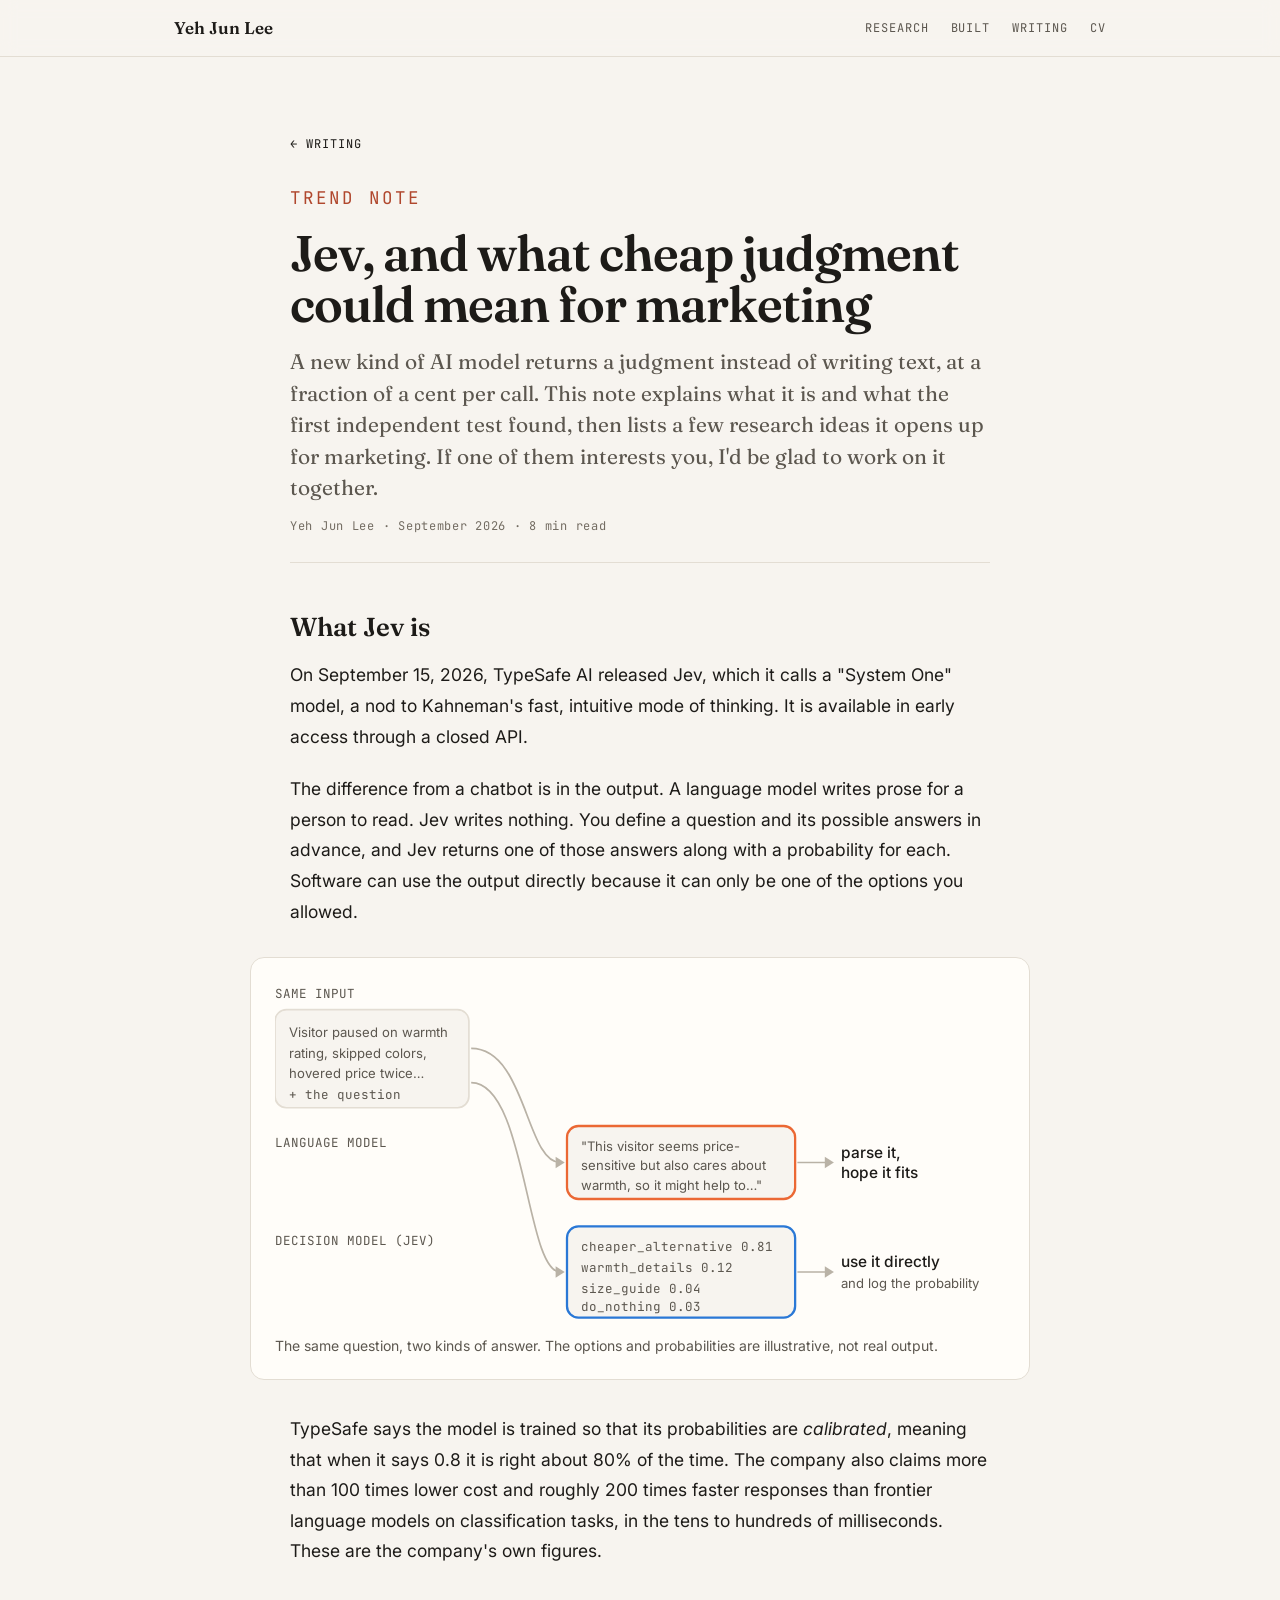
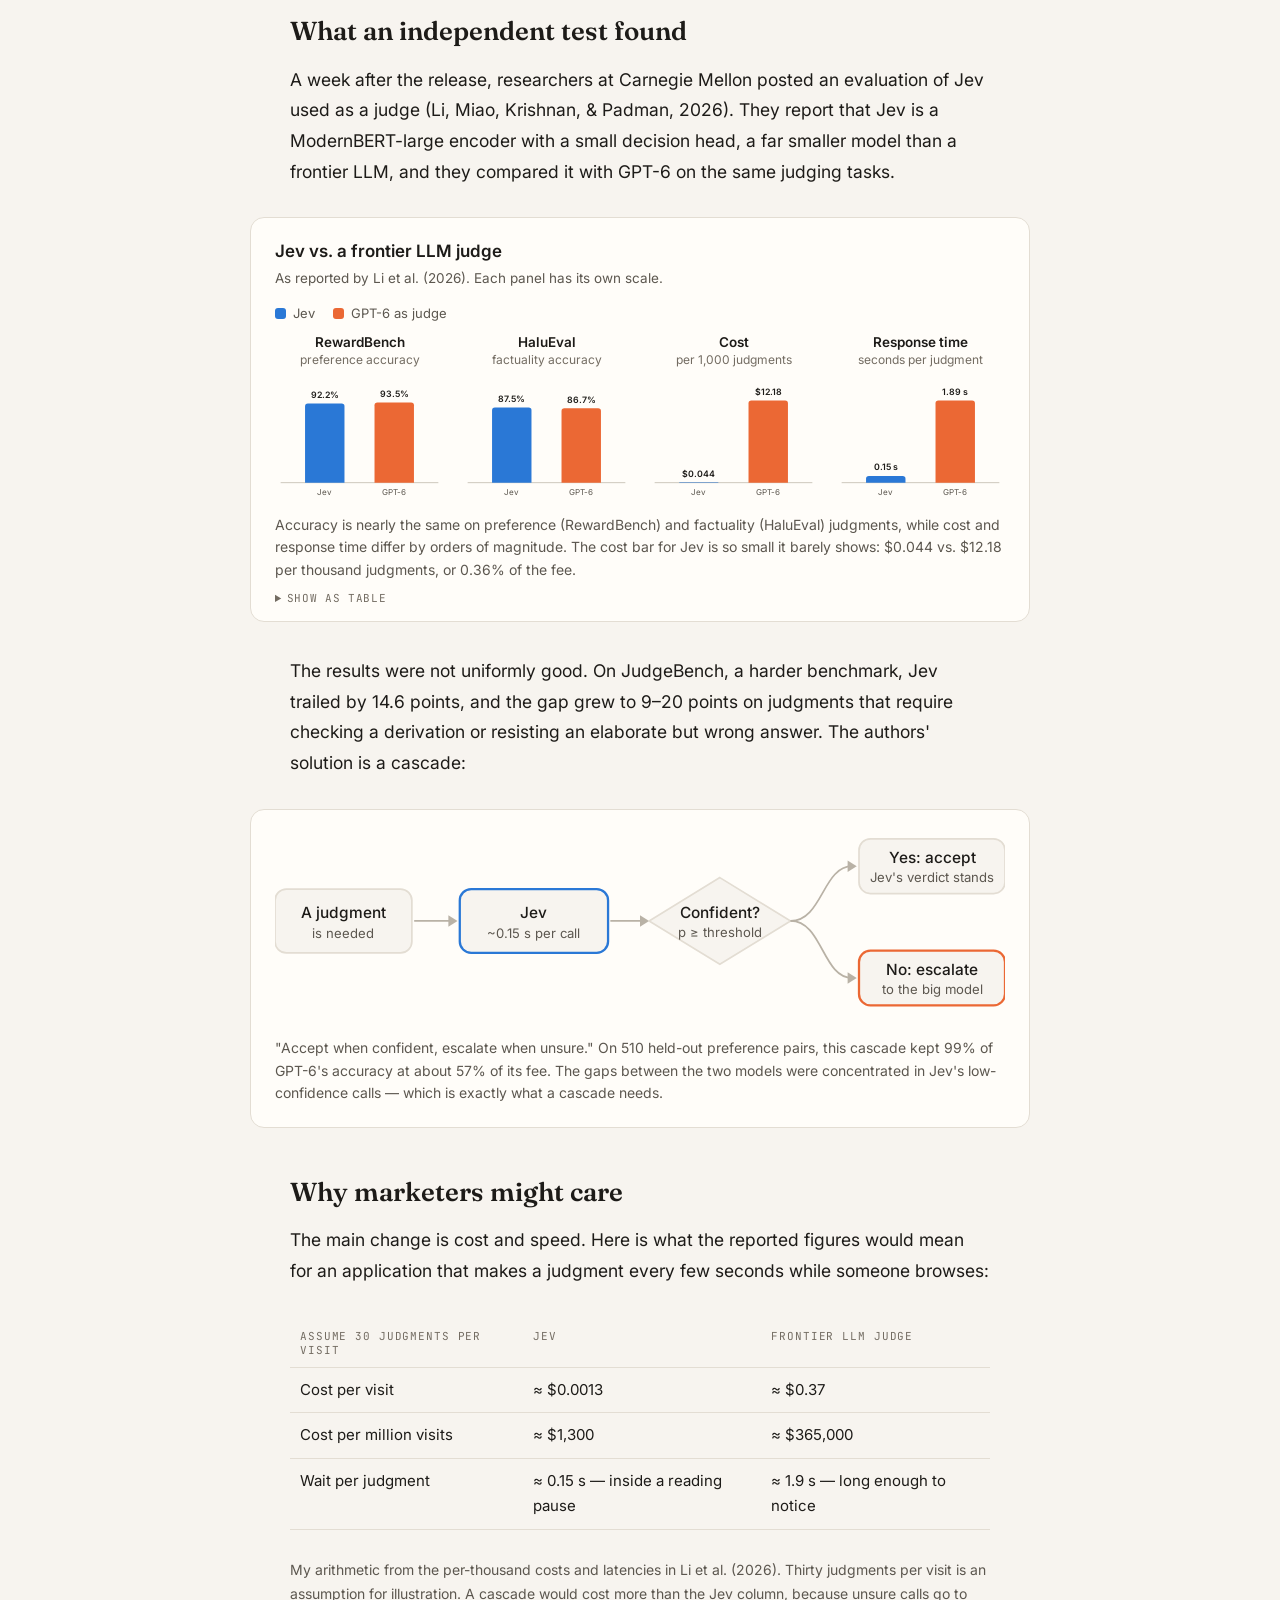
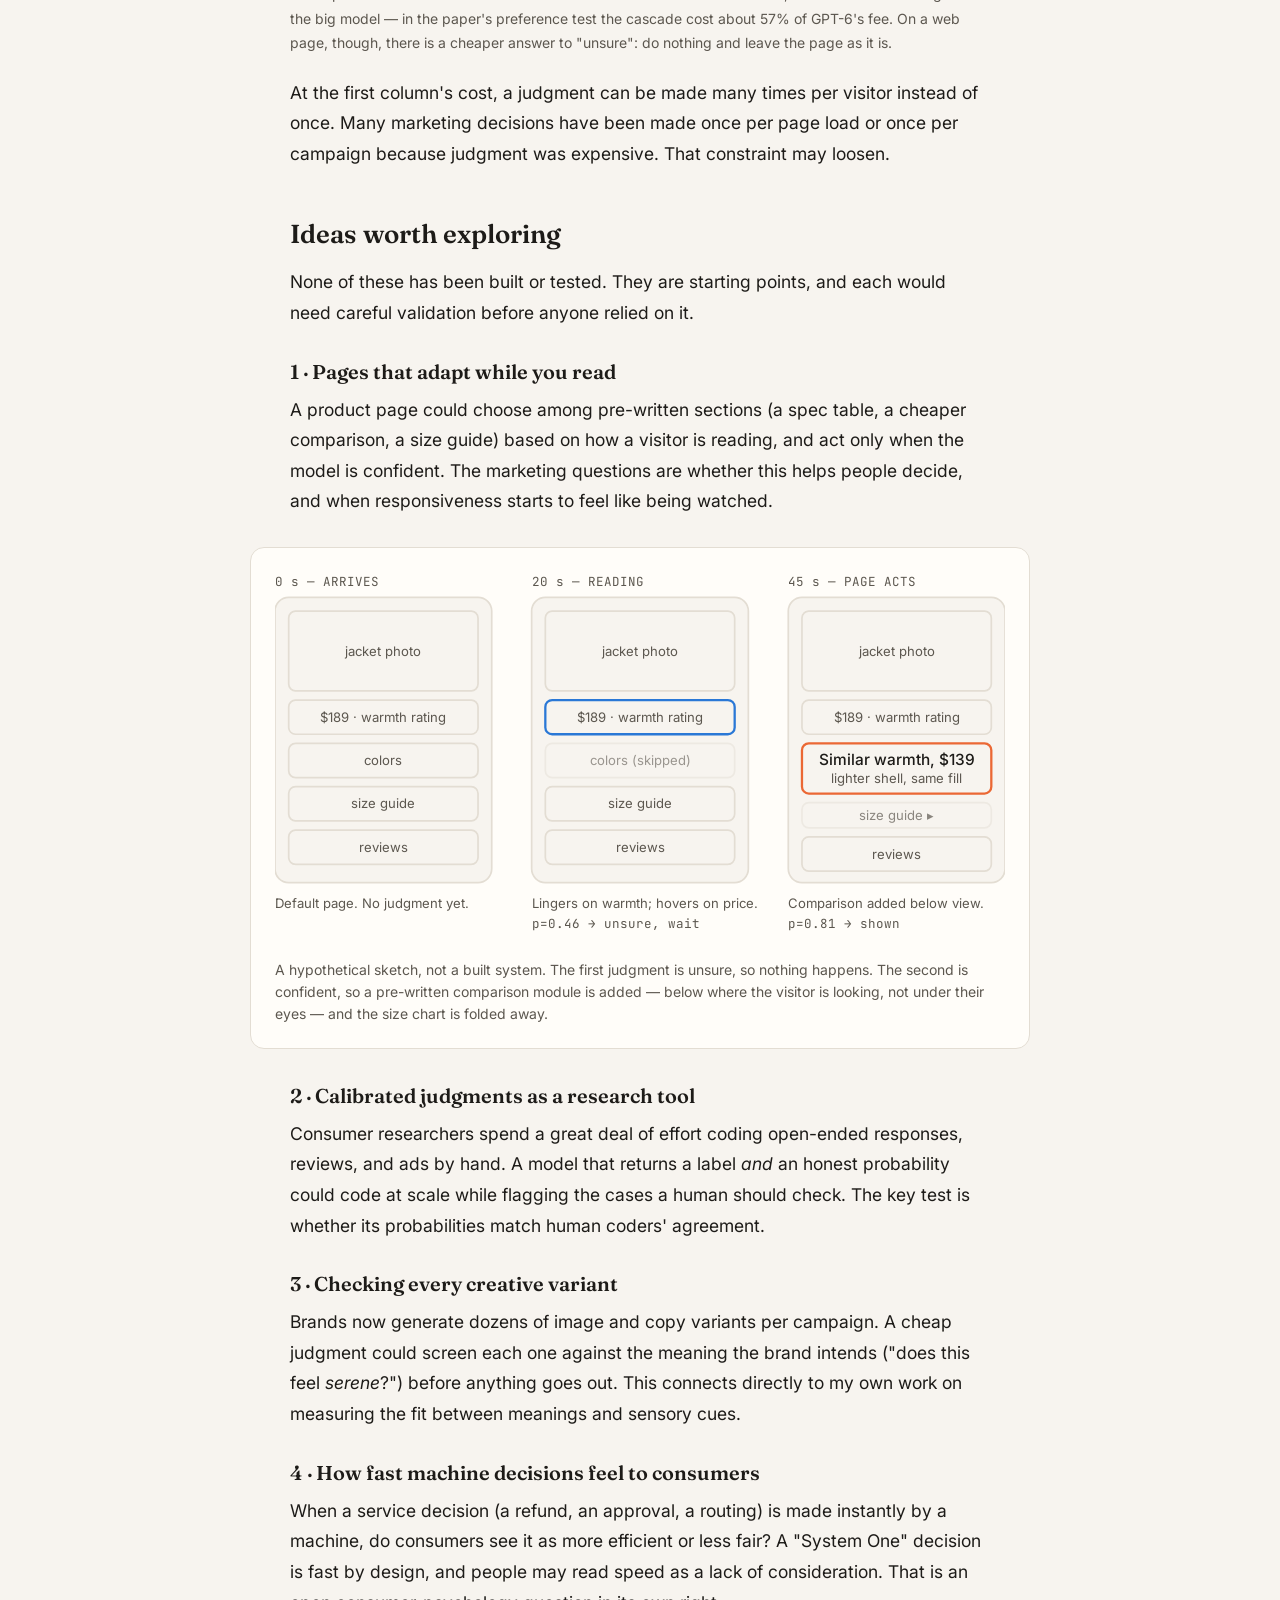
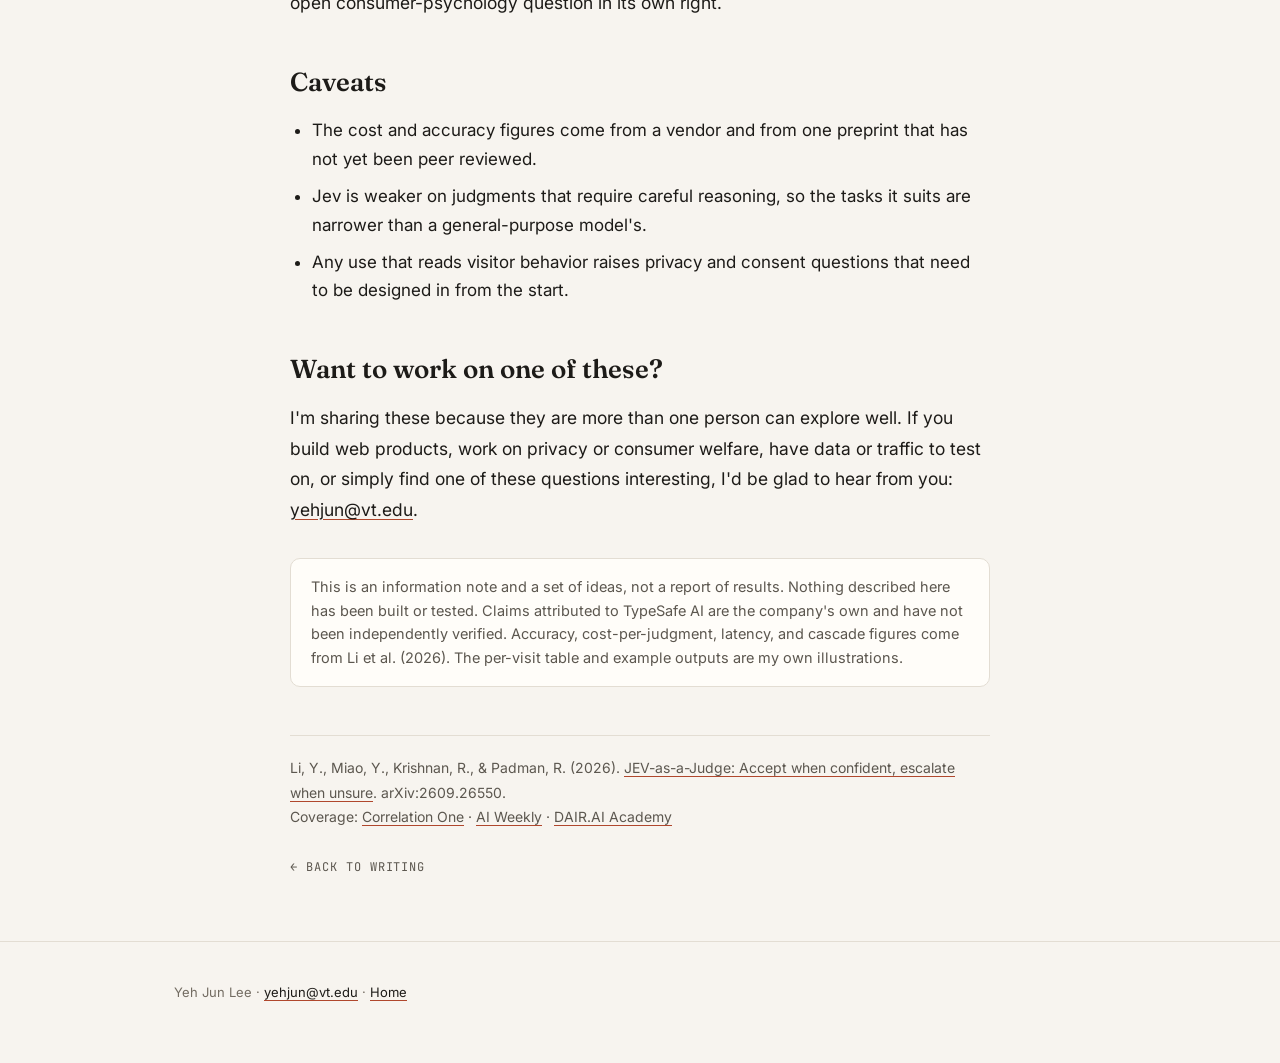
<file: writing/pages-that-decide.html>
<!doctype html>
<html lang="en">
<head>
<meta charset="utf-8"><meta name="viewport" content="width=device-width, initial-scale=1">
<title>Jev and cheap judgment — Yeh Jun Lee</title>
<meta name="description" content="A trend note on Jev, a new AI decision model that returns a judgment instead of text for a fraction of a cent: what it is, what an independent test found, and research ideas for marketing.">
<link rel="preconnect" href="https://fonts.googleapis.com"><link rel="preconnect" href="https://fonts.gstatic.com" crossorigin>
<link href="https://fonts.googleapis.com/css2?family=Fraunces:ital,opsz,wght@0,9..144,400;0,9..144,600;1,9..144,400&family=Inter:wght@400;500;600&family=JetBrains+Mono:wght@400&display=swap" rel="stylesheet">
<link rel="stylesheet" href="../style.css">
<style>
.post pre{font:400 13px/1.6 "JetBrains Mono",monospace;background:var(--card);border:1px solid var(--line);border-radius:10px;padding:16px 20px;margin:20px 0 8px;overflow-x:auto;color:var(--ink)}
.post pre .k{color:var(--c1)}.post pre .c{color:var(--faint)}
.post p.small{font-size:14px;color:var(--soft);margin-top:4px}
</style>
</head>
<body>
<nav><div class="wrap">
  <a class="name" href="../">Yeh Jun Lee</a>
  <div class="links"><a href="../#research">Research</a><a href="../#built">Built</a><a href="../#writing">Writing</a><a href="../Lee_YehJun_CV.pdf">CV</a></div>
</div></nav>

<div class="wrap"><article class="post">
  <a class="back" href="../#writing">← Writing</a>
  <p class="kicker" style="margin-top:28px">Trend note</p>
  <h1>Jev, and what cheap judgment could mean for marketing</h1>
  <p class="dek">A new kind of AI model returns a judgment instead of writing text, at a fraction of a cent per call. This note explains what it is and what the first independent test found, then lists a few research ideas it opens up for marketing. If one of them interests you, I'd be glad to work on it together.</p>
  <p class="byline">Yeh Jun Lee · September 2026 · 8 min read</p>

  <h2>What Jev is</h2>

  <p>On September 15, 2026, TypeSafe AI released Jev, which it calls a "System One" model, a nod to Kahneman's fast, intuitive mode of thinking. It is available in early access through a closed API.</p>

  <p>The difference from a chatbot is in the output. A language model writes prose for a person to read. Jev writes nothing. You define a question and its possible answers in advance, and Jev returns one of those answers along with a probability for each. Software can use the output directly because it can only be one of the options you allowed.</p>

  <figure class="diagram">
    <svg viewBox="0 0 640 300" role="img" aria-label="A language model returns a paragraph that must be parsed; a decision model returns one of the allowed options with probabilities">
      <text class="d-m" x="0" y="16">SAME INPUT</text>
      <rect x="0" y="26" width="170" height="86" rx="10" class="d-box"/>
      <text class="d-s" x="12" y="50">Visitor paused on warmth</text>
      <text class="d-s" x="12" y="68">rating, skipped colors,</text>
      <text class="d-s" x="12" y="86">hovered price twice…</text>
      <text class="d-m" x="12" y="104">+ the question</text>
      <text class="d-m" x="0" y="146">LANGUAGE MODEL</text>
      <path class="d-a" d="M172,60 C220,60 220,160 250,160"/><path class="d-ah" d="M254,160l-8,-5v10z"/>
      <rect x="256" y="128" width="200" height="64" rx="10" class="d-warm"/>
      <text class="d-s" x="268" y="150">"This visitor seems price-</text>
      <text class="d-s" x="268" y="167">sensitive but also cares about</text>
      <text class="d-s" x="268" y="184">warmth, so it might help to…"</text>
      <path class="d-a" d="M458,160h28"/><path class="d-ah" d="M490,160l-8,-5v10z"/>
      <text class="d-t" x="496" y="156">parse it,</text><text class="d-t" x="496" y="174">hope it fits</text>
      <text class="d-m" x="0" y="232">DECISION MODEL (JEV)</text>
      <path class="d-a" d="M172,90 C220,90 220,256 250,256"/><path class="d-ah" d="M254,256l-8,-5v10z"/>
      <rect x="256" y="216" width="200" height="80" rx="10" class="d-hot"/>
      <text class="d-m" x="268" y="238">cheaper_alternative  0.81</text>
      <text class="d-m" x="268" y="256">warmth_details       0.12</text>
      <text class="d-m" x="268" y="274">size_guide           0.04</text>
      <text class="d-m" x="268" y="290">do_nothing           0.03</text>
      <path class="d-a" d="M458,256h28"/><path class="d-ah" d="M490,256l-8,-5v10z"/>
      <text class="d-t" x="496" y="252">use it directly</text><text class="d-s" x="496" y="270">and log the probability</text>
    </svg>
    <figcaption>The same question, two kinds of answer. The options and probabilities are illustrative, not real output.</figcaption>
  </figure>

  <p>TypeSafe says the model is trained so that its probabilities are <em>calibrated</em>, meaning that when it says 0.8 it is right about 80% of the time. The company also claims more than 100 times lower cost and roughly 200 times faster responses than frontier language models on classification tasks, in the tens to hundreds of milliseconds. These are the company's own figures.</p>

  <h2>What an independent test found</h2>

  <p>A week after the release, researchers at Carnegie Mellon posted an evaluation of Jev used as a judge (Li, Miao, Krishnan, &amp; Padman, 2026). They report that Jev is a ModernBERT-large encoder with a small decision head, a far smaller model than a frontier LLM, and they compared it with GPT-6 on the same judging tasks.</p>

  <figure class="chart" id="ch-jev">
    <p class="ctitle">Jev vs. a frontier LLM judge</p>
    <p class="csub">As reported by Li et al. (2026). Each panel has its own scale.</p>
    <figcaption>Accuracy is nearly the same on preference (RewardBench) and factuality (HaluEval) judgments, while cost and response time differ by orders of magnitude. The cost bar for Jev is so small it barely shows: $0.044 vs. $12.18 per thousand judgments, or 0.36% of the fee.</figcaption>
  </figure>

  <p>The results were not uniformly good. On JudgeBench, a harder benchmark, Jev trailed by 14.6 points, and the gap grew to 9–20 points on judgments that require checking a derivation or resisting an elaborate but wrong answer. The authors' solution is a cascade:</p>

  <figure class="diagram">
    <svg viewBox="0 0 640 170" role="img" aria-label="Cascade: Jev judges; confident verdicts are accepted, unsure ones are escalated to a larger model">
      <rect x="0" y="50" width="120" height="56" rx="10" class="d-box"/><text class="d-t" x="60" y="75" text-anchor="middle">A judgment</text><text class="d-s" x="60" y="93" text-anchor="middle">is needed</text>
      <path class="d-a" d="M122,78h34"/><path class="d-ah" d="M160,78l-8,-5v10z"/>
      <rect x="162" y="50" width="130" height="56" rx="10" class="d-hot"/><text class="d-t" x="227" y="75" text-anchor="middle">Jev</text><text class="d-s" x="227" y="93" text-anchor="middle">~0.15 s per call</text>
      <path class="d-a" d="M294,78h30"/><path class="d-ah" d="M328,78l-8,-5v10z"/>
      <path d="M390,40 L452,78 L390,116 L328,78Z" class="d-box"/><text class="d-t" x="390" y="75" text-anchor="middle">Confident?</text><text class="d-s" x="390" y="92" text-anchor="middle">p ≥ threshold</text>
      <path class="d-a" d="M452,78 C480,78 480,30 506,30"/><path class="d-ah" d="M510,30l-8,-5v10z"/>
      <rect x="512" y="6" width="128" height="48" rx="10" class="d-box"/><text class="d-t" x="576" y="27" text-anchor="middle">Yes: accept</text><text class="d-s" x="576" y="44" text-anchor="middle">Jev's verdict stands</text>
      <path class="d-a" d="M452,78 C480,78 480,128 506,128"/><path class="d-ah" d="M510,128l-8,-5v10z"/>
      <rect x="512" y="104" width="128" height="48" rx="10" class="d-warm"/><text class="d-t" x="576" y="125" text-anchor="middle">No: escalate</text><text class="d-s" x="576" y="142" text-anchor="middle">to the big model</text>
    </svg>
    <figcaption>"Accept when confident, escalate when unsure." On 510 held-out preference pairs, this cascade kept 99% of GPT-6's accuracy at about 57% of its fee. The gaps between the two models were concentrated in Jev's low-confidence calls — which is exactly what a cascade needs.</figcaption>
  </figure>

  <h2>Why marketers might care</h2>

  <p>The main change is cost and speed. Here is what the reported figures would mean for an application that makes a judgment every few seconds while someone browses:</p>

  <div class="tablewrap"><table>
    <tr><th>Assume 30 judgments per visit</th><th>Jev</th><th>Frontier LLM judge</th></tr>
    <tr><td>Cost per visit</td><td>≈ $0.0013</td><td>≈ $0.37</td></tr>
    <tr><td>Cost per million visits</td><td>≈ $1,300</td><td>≈ $365,000</td></tr>
    <tr><td>Wait per judgment</td><td>≈ 0.15 s — inside a reading pause</td><td>≈ 1.9 s — long enough to notice</td></tr>
  </table></div>
  <p class="small">My arithmetic from the per-thousand costs and latencies in Li et al. (2026). Thirty judgments per visit is an assumption for illustration. A cascade would cost more than the Jev column, because unsure calls go to the big model — in the paper's preference test the cascade cost about 57% of GPT-6's fee. On a web page, though, there is a cheaper answer to "unsure": do nothing and leave the page as it is.</p>

  <p>At the first column's cost, a judgment can be made many times per visitor instead of once. Many marketing decisions have been made once per page load or once per campaign because judgment was expensive. That constraint may loosen.</p>

  <h2>Ideas worth exploring</h2>

  <p>None of these has been built or tested. They are starting points, and each would need careful validation before anyone relied on it.</p>

  <h3>1 · Pages that adapt while you read</h3>
  <p>A product page could choose among pre-written sections (a spec table, a cheaper comparison, a size guide) based on how a visitor is reading, and act only when the model is confident. The marketing questions are whether this helps people decide, and when responsiveness starts to feel like being watched.</p>

  <figure class="diagram">
    <svg viewBox="0 0 640 330" role="img" aria-label="Three snapshots of a winter jacket page over 45 seconds; the page adds a cheaper comparison and folds the size guide as the visitor reads">
      <g>
        <text class="d-m" x="0" y="14">0 s — ARRIVES</text>
        <rect x="0" y="24" width="190" height="250" rx="12" class="d-box"/>
        <rect x="12" y="36" width="166" height="70" rx="6" class="d-box"/><text class="d-s" x="95" y="75" text-anchor="middle">jacket photo</text>
        <rect x="12" y="114" width="166" height="30" rx="6" class="d-box"/><text class="d-s" x="95" y="133" text-anchor="middle">$189 · warmth rating</text>
        <rect x="12" y="152" width="166" height="30" rx="6" class="d-box"/><text class="d-s" x="95" y="171" text-anchor="middle">colors</text>
        <rect x="12" y="190" width="166" height="30" rx="6" class="d-box"/><text class="d-s" x="95" y="209" text-anchor="middle">size guide</text>
        <rect x="12" y="228" width="166" height="30" rx="6" class="d-box"/><text class="d-s" x="95" y="247" text-anchor="middle">reviews</text>
        <text class="d-s" x="0" y="296">Default page. No judgment yet.</text>
      </g>
      <g transform="translate(225,0)">
        <text class="d-m" x="0" y="14">20 s — READING</text>
        <rect x="0" y="24" width="190" height="250" rx="12" class="d-box"/>
        <rect x="12" y="36" width="166" height="70" rx="6" class="d-box"/><text class="d-s" x="95" y="75" text-anchor="middle">jacket photo</text>
        <rect x="12" y="114" width="166" height="30" rx="6" class="d-hot"/><text class="d-s" x="95" y="133" text-anchor="middle">$189 · warmth rating</text>
        <rect x="12" y="152" width="166" height="30" rx="6" class="d-box" opacity=".45"/><text class="d-s" x="95" y="171" text-anchor="middle" opacity=".6">colors (skipped)</text>
        <rect x="12" y="190" width="166" height="30" rx="6" class="d-box"/><text class="d-s" x="95" y="209" text-anchor="middle">size guide</text>
        <rect x="12" y="228" width="166" height="30" rx="6" class="d-box"/><text class="d-s" x="95" y="247" text-anchor="middle">reviews</text>
        <text class="d-s" x="0" y="296">Lingers on warmth; hovers on price.</text>
        <text class="d-m" x="0" y="314">p=0.46 → unsure, wait</text>
      </g>
      <g transform="translate(450,0)">
        <text class="d-m" x="0" y="14">45 s — PAGE ACTS</text>
        <rect x="0" y="24" width="190" height="250" rx="12" class="d-box"/>
        <rect x="12" y="36" width="166" height="70" rx="6" class="d-box"/><text class="d-s" x="95" y="75" text-anchor="middle">jacket photo</text>
        <rect x="12" y="114" width="166" height="30" rx="6" class="d-box"/><text class="d-s" x="95" y="133" text-anchor="middle">$189 · warmth rating</text>
        <rect x="12" y="152" width="166" height="44" rx="6" class="d-warm"/><text class="d-t" x="95" y="171" text-anchor="middle">Similar warmth, $139</text><text class="d-s" x="95" y="187" text-anchor="middle">lighter shell, same fill</text>
        <rect x="12" y="204" width="166" height="22" rx="6" class="d-box" opacity=".45"/><text class="d-s" x="95" y="219" text-anchor="middle" opacity=".7">size guide ▸</text>
        <rect x="12" y="234" width="166" height="30" rx="6" class="d-box"/><text class="d-s" x="95" y="253" text-anchor="middle">reviews</text>
        <text class="d-s" x="0" y="296">Comparison added below view.</text>
        <text class="d-m" x="0" y="314">p=0.81 → shown</text>
      </g>
    </svg>
    <figcaption>A hypothetical sketch, not a built system. The first judgment is unsure, so nothing happens. The second is confident, so a pre-written comparison module is added — below where the visitor is looking, not under their eyes — and the size chart is folded away.</figcaption>
  </figure>

  <h3>2 · Calibrated judgments as a research tool</h3>
  <p>Consumer researchers spend a great deal of effort coding open-ended responses, reviews, and ads by hand. A model that returns a label <em>and</em> an honest probability could code at scale while flagging the cases a human should check. The key test is whether its probabilities match human coders' agreement.</p>

  <h3>3 · Checking every creative variant</h3>
  <p>Brands now generate dozens of image and copy variants per campaign. A cheap judgment could screen each one against the meaning the brand intends ("does this feel <em>serene</em>?") before anything goes out. This connects directly to my own work on measuring the fit between meanings and sensory cues.</p>

  <h3>4 · How fast machine decisions feel to consumers</h3>
  <p>When a service decision (a refund, an approval, a routing) is made instantly by a machine, do consumers see it as more efficient or less fair? A "System One" decision is fast by design, and people may read speed as a lack of consideration. That is an open consumer-psychology question in its own right.</p>

  <h2>Caveats</h2>
  <ul>
    <li>The cost and accuracy figures come from a vendor and from one preprint that has not yet been peer reviewed.</li>
    <li>Jev is weaker on judgments that require careful reasoning, so the tasks it suits are narrower than a general-purpose model's.</li>
    <li>Any use that reads visitor behavior raises privacy and consent questions that need to be designed in from the start.</li>
  </ul>

  <h2>Want to work on one of these?</h2>

  <p>I'm sharing these because they are more than one person can explore well. If you build web products, work on privacy or consumer welfare, have data or traffic to test on, or simply find one of these questions interesting, I'd be glad to hear from you: <a href="mailto:yehjun@vt.edu">yehjun@vt.edu</a>.</p>

  <div class="note">This is an information note and a set of ideas, not a report of results. Nothing described here has been built or tested. Claims attributed to TypeSafe AI are the company's own and have not been independently verified. Accuracy, cost-per-judgment, latency, and cascade figures come from Li et al. (2026). The per-visit table and example outputs are my own illustrations.</div>

  <p class="sources">Li, Y., Miao, Y., Krishnan, R., &amp; Padman, R. (2026). <a href="https://arxiv.org/abs/2609.26550">JEV-as-a-Judge: Accept when confident, escalate when unsure</a>. arXiv:2609.26550.<br>
  Coverage: <a href="https://www.correlation-one.com/blog/what-is-an-ai-decision-model-jev-system-one-models-and-when-to-use-one-instead-of-an-llm-2026">Correlation One</a> · <a href="https://aiweekly.co/alerts/jev-judge-model-matches-llm-accuracy-at-036-of-the-cost">AI Weekly</a> · <a href="https://academy.dair.ai/papers/jev-as-a-judge-accept-when-confident-escalate-when-unsure-2609.26550">DAIR.AI Academy</a><br><br><a class="back" href="../#writing">← Back to writing</a></p>
</article></div>

<footer><div class="wrap">Yeh Jun Lee · <a class="inline" href="mailto:yehjun@vt.edu">yehjun@vt.edu</a> · <a class="inline" href="../">Home</a></div></footer>
<script src="../js/charts.js"></script>
<script>
Charts.panels(document.getElementById('ch-jev'), {
  series: ['Jev', 'GPT-6 as judge'],
  panels: [
    { title: 'RewardBench', sub: 'preference accuracy', fmt: v => v.toFixed(1) + '%', max: 110, bars: [{ label: 'Jev', value: 92.2, s: 0 }, { label: 'GPT-6', value: 93.5, s: 1 }] },
    { title: 'HaluEval', sub: 'factuality accuracy', fmt: v => v.toFixed(1) + '%', max: 110, bars: [{ label: 'Jev', value: 87.5, s: 0 }, { label: 'GPT-6', value: 86.7, s: 1 }] },
    { title: 'Cost', sub: 'per 1,000 judgments', fmt: v => '$' + (v < 1 ? v.toFixed(3) : v.toFixed(2)), bars: [{ label: 'Jev', value: 0.044, s: 0 }, { label: 'GPT-6', value: 12.182, s: 1 }] },
    { title: 'Response time', sub: 'seconds per judgment', fmt: v => v.toFixed(2) + ' s', bars: [{ label: 'Jev', value: 0.152, s: 0 }, { label: 'GPT-6', value: 1.885, s: 1 }] }
  ]
});
</script>
</body></html>
</file>
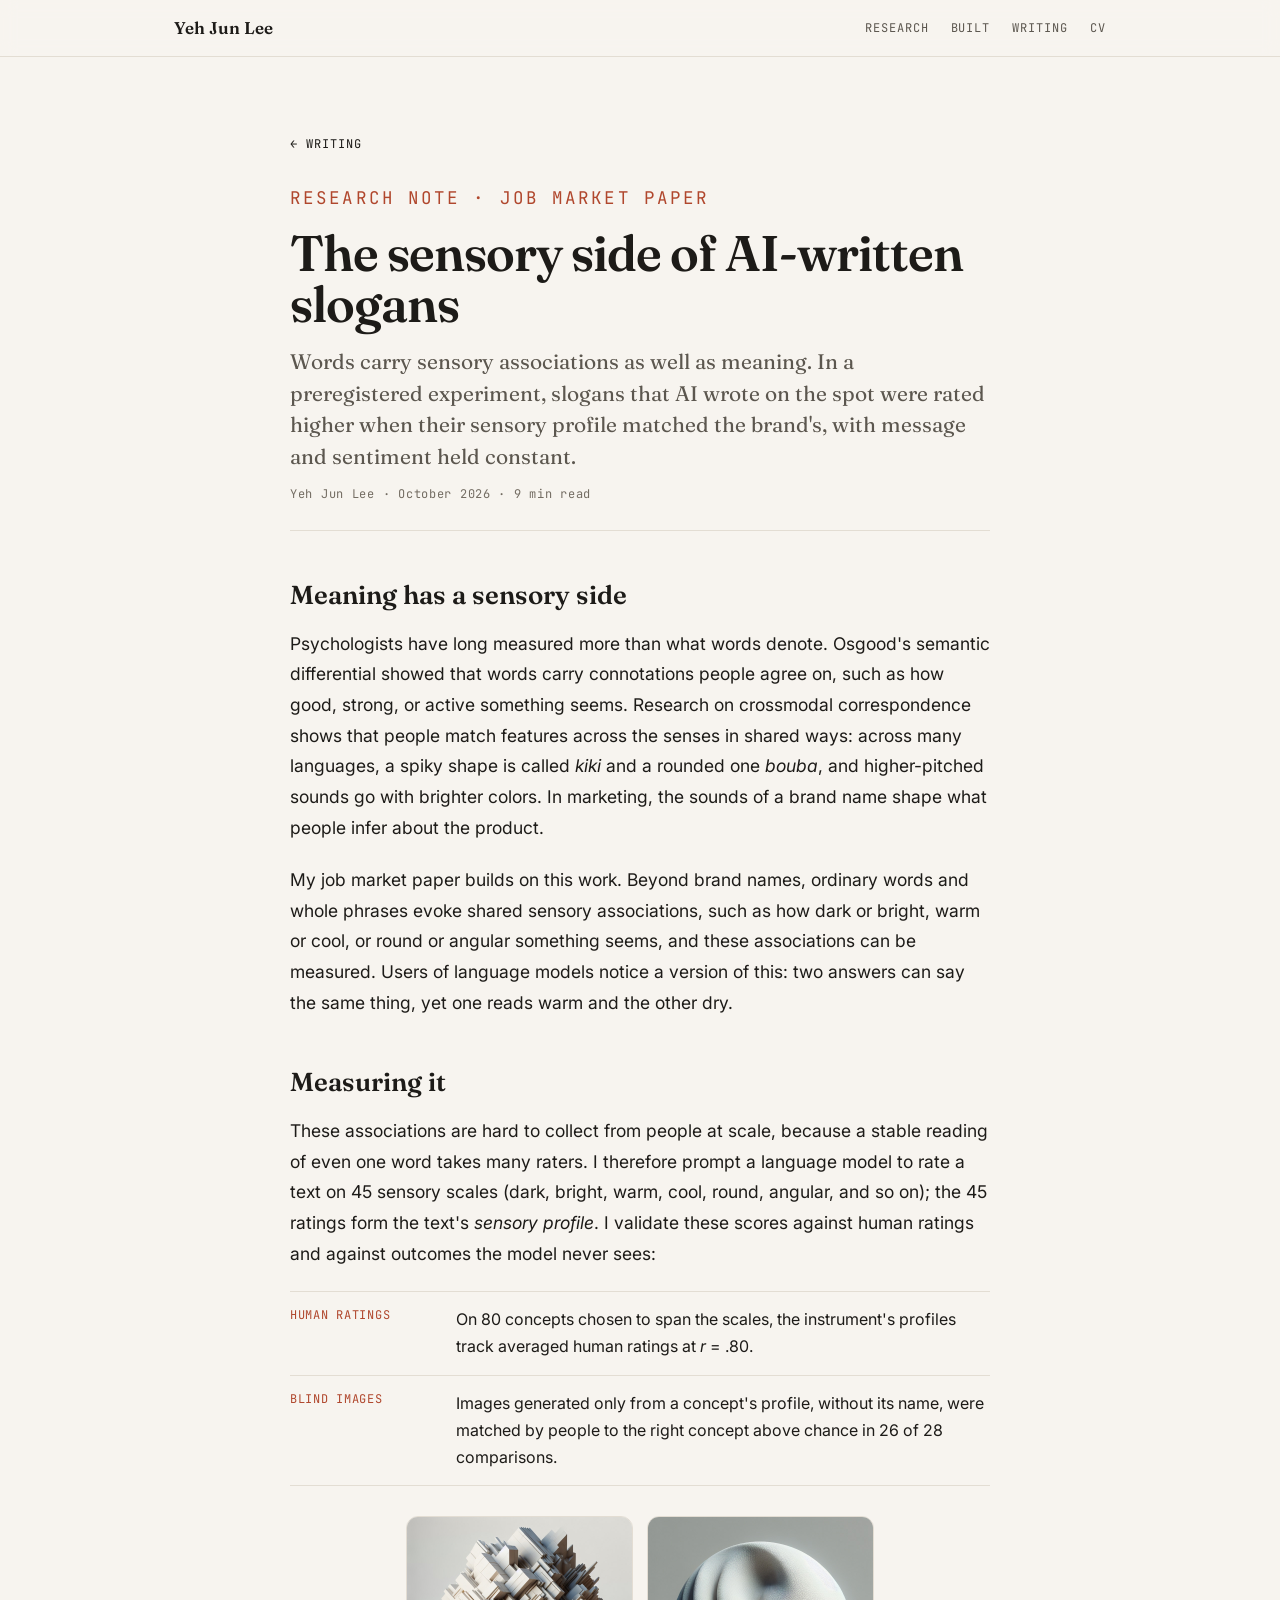
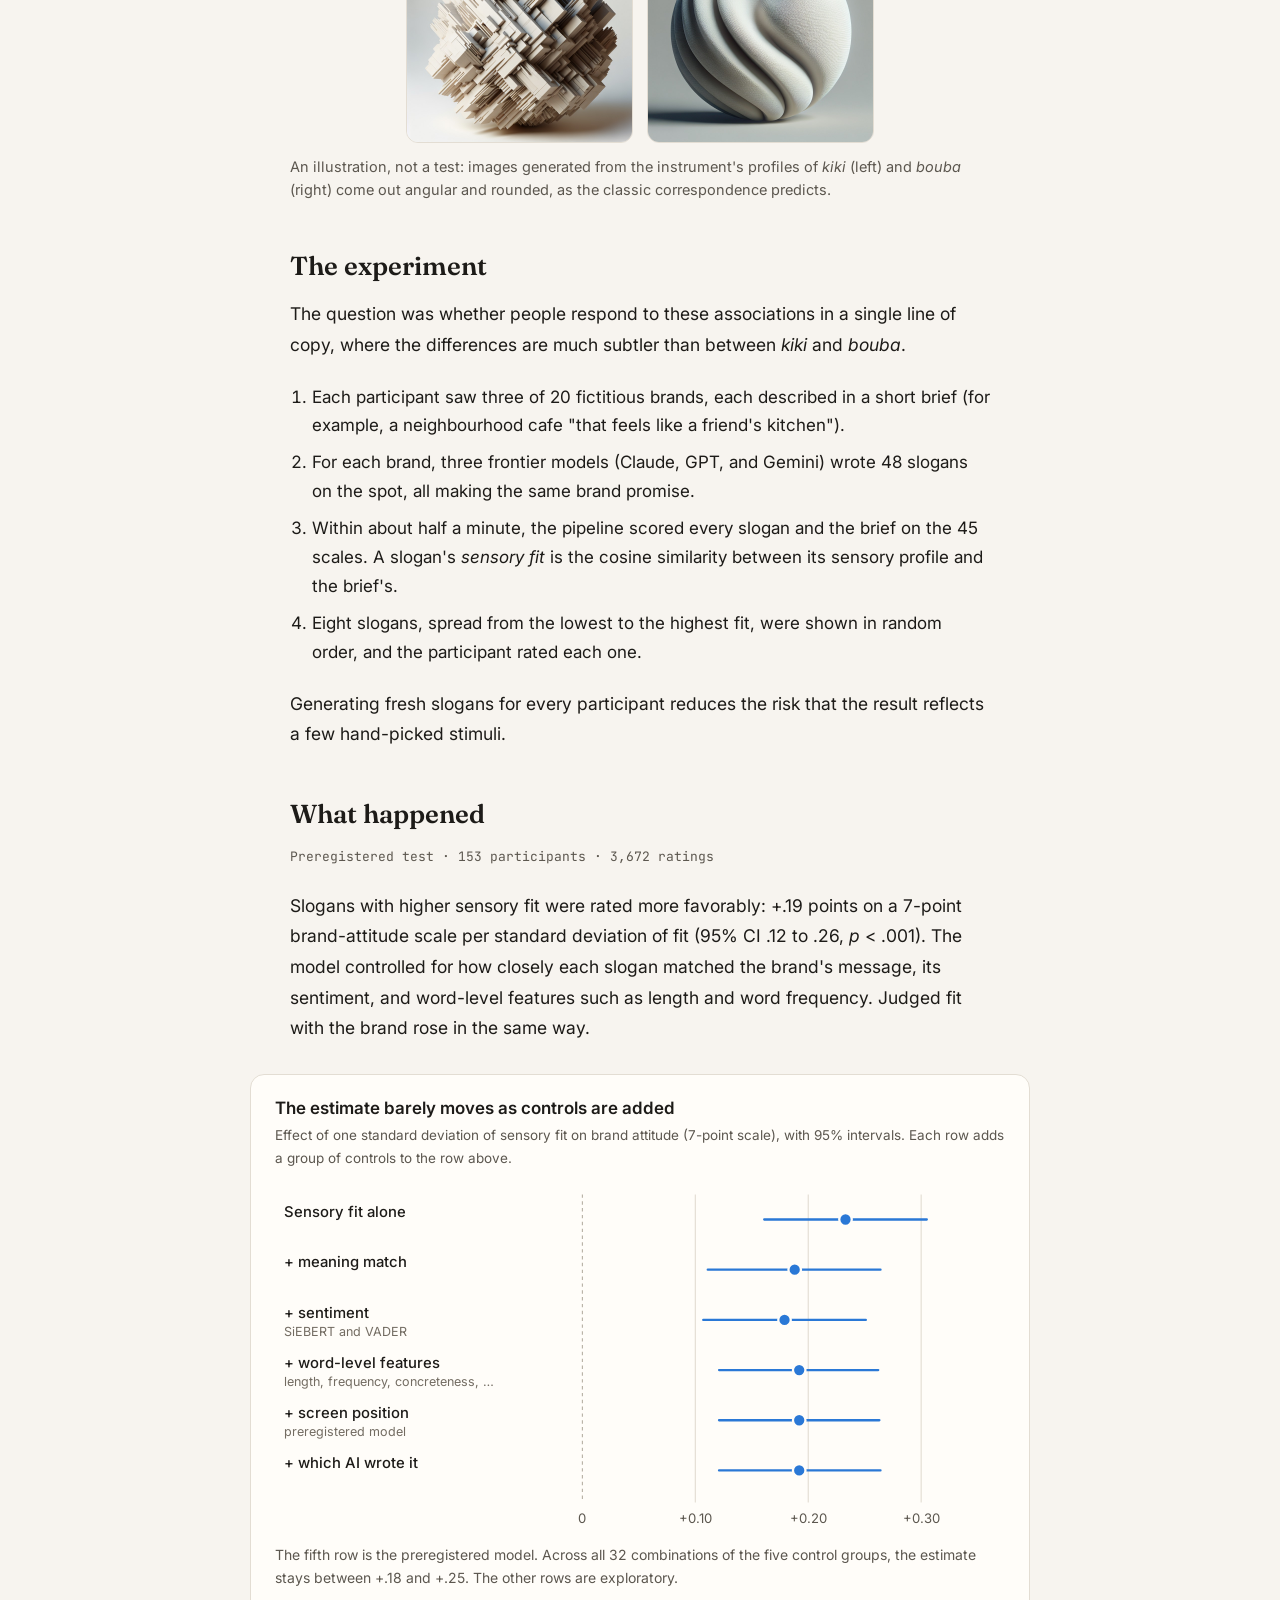
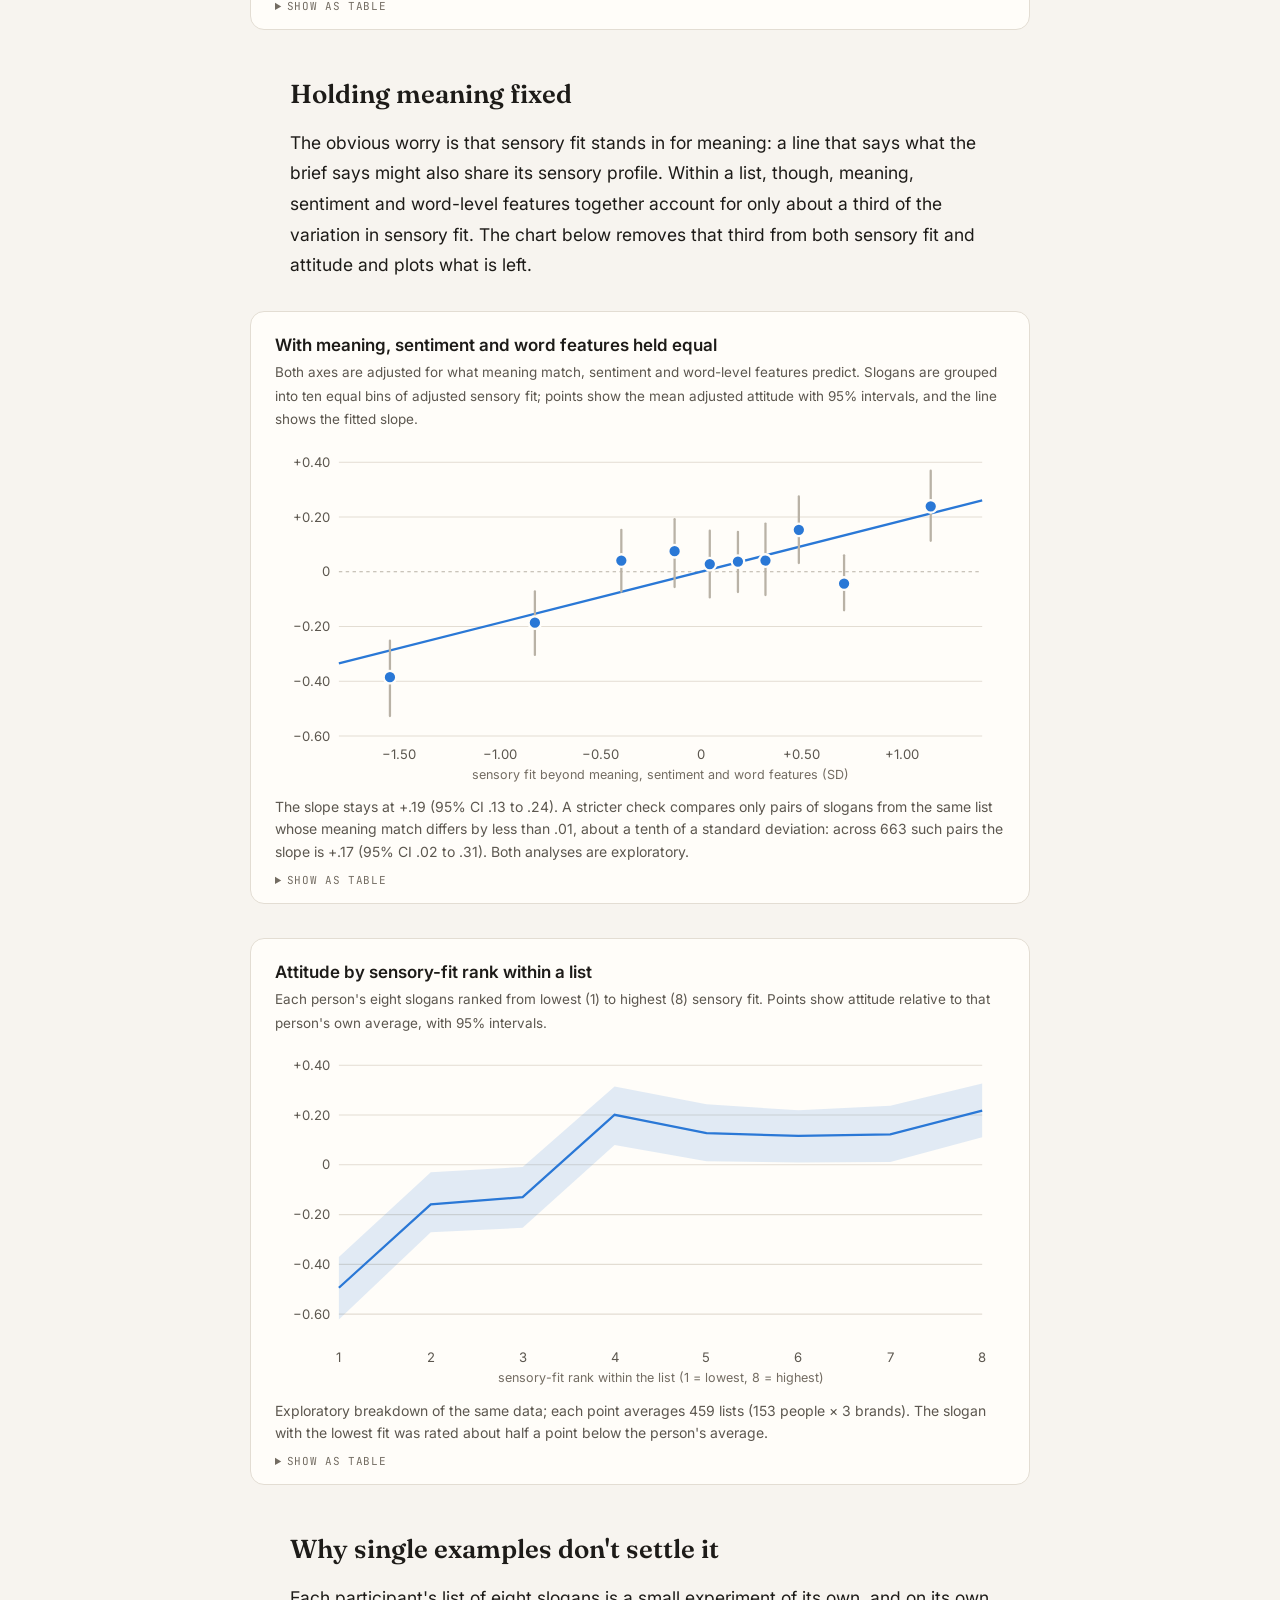
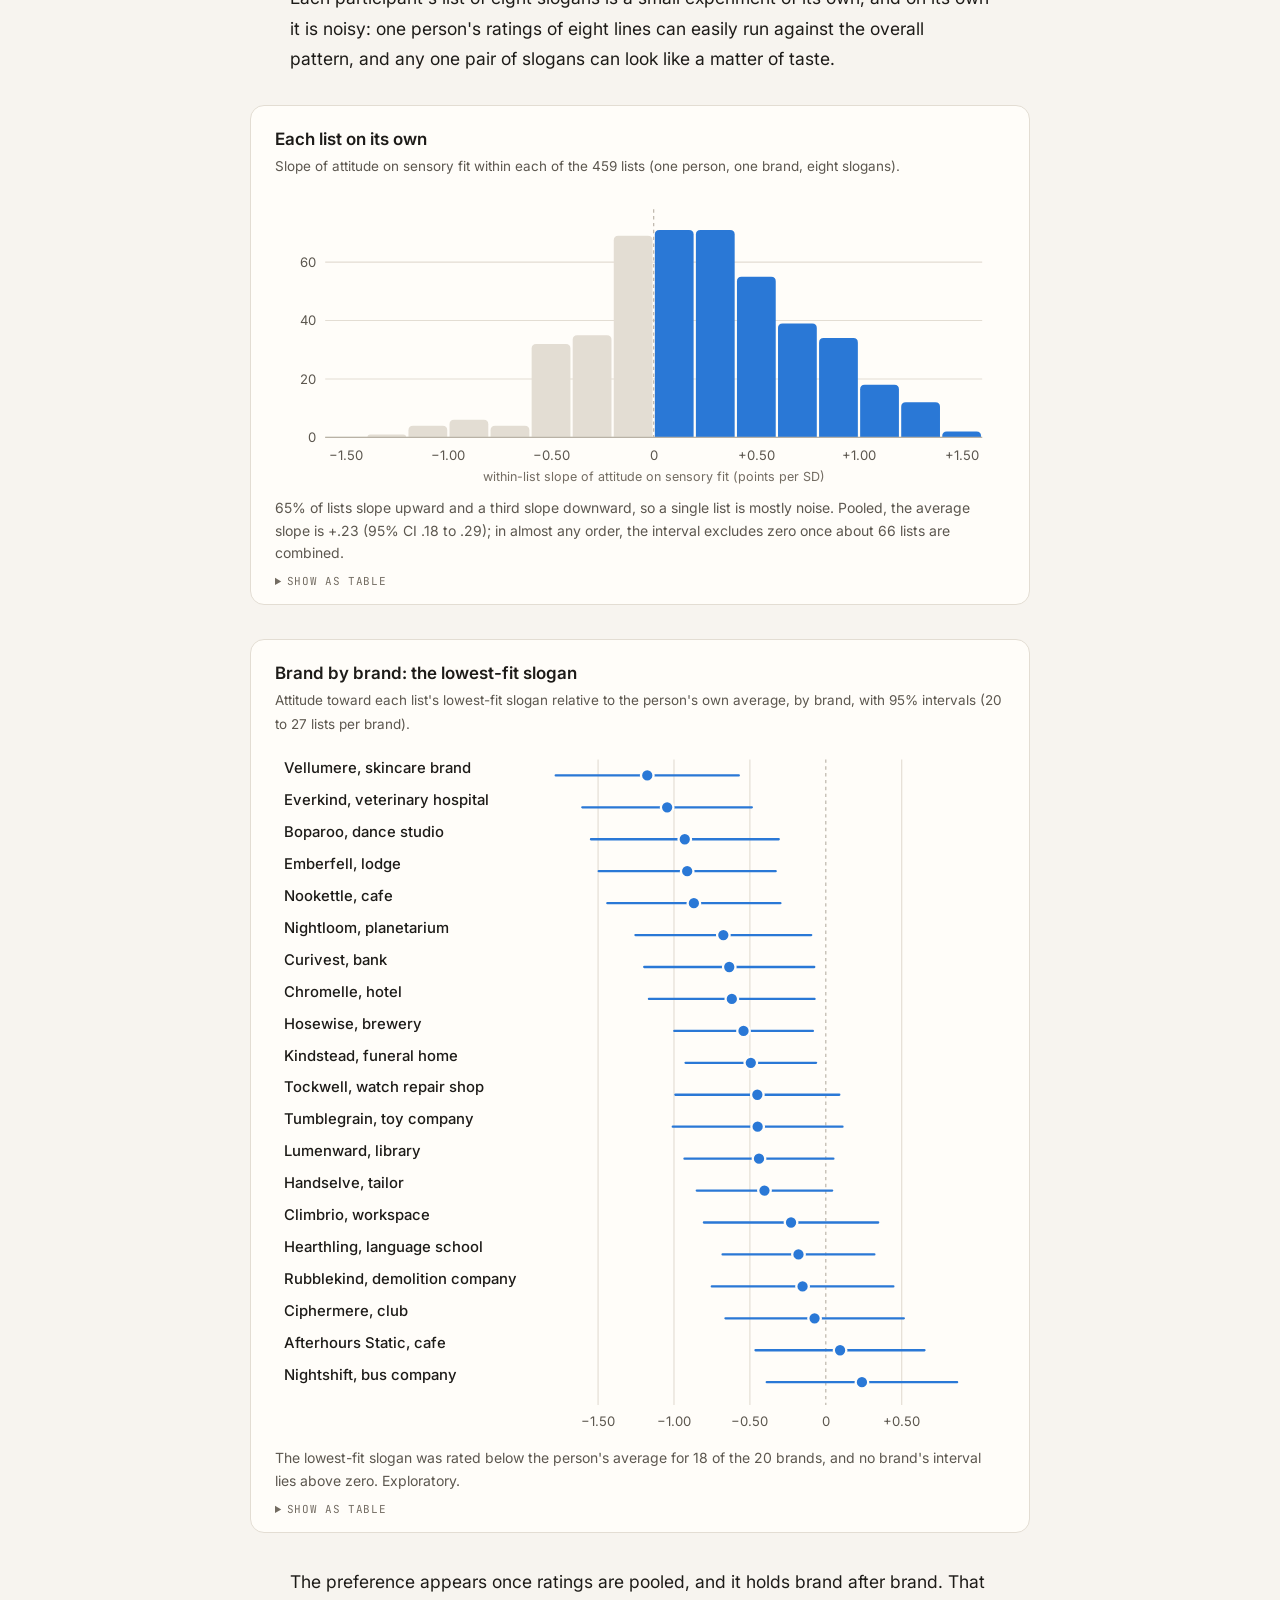
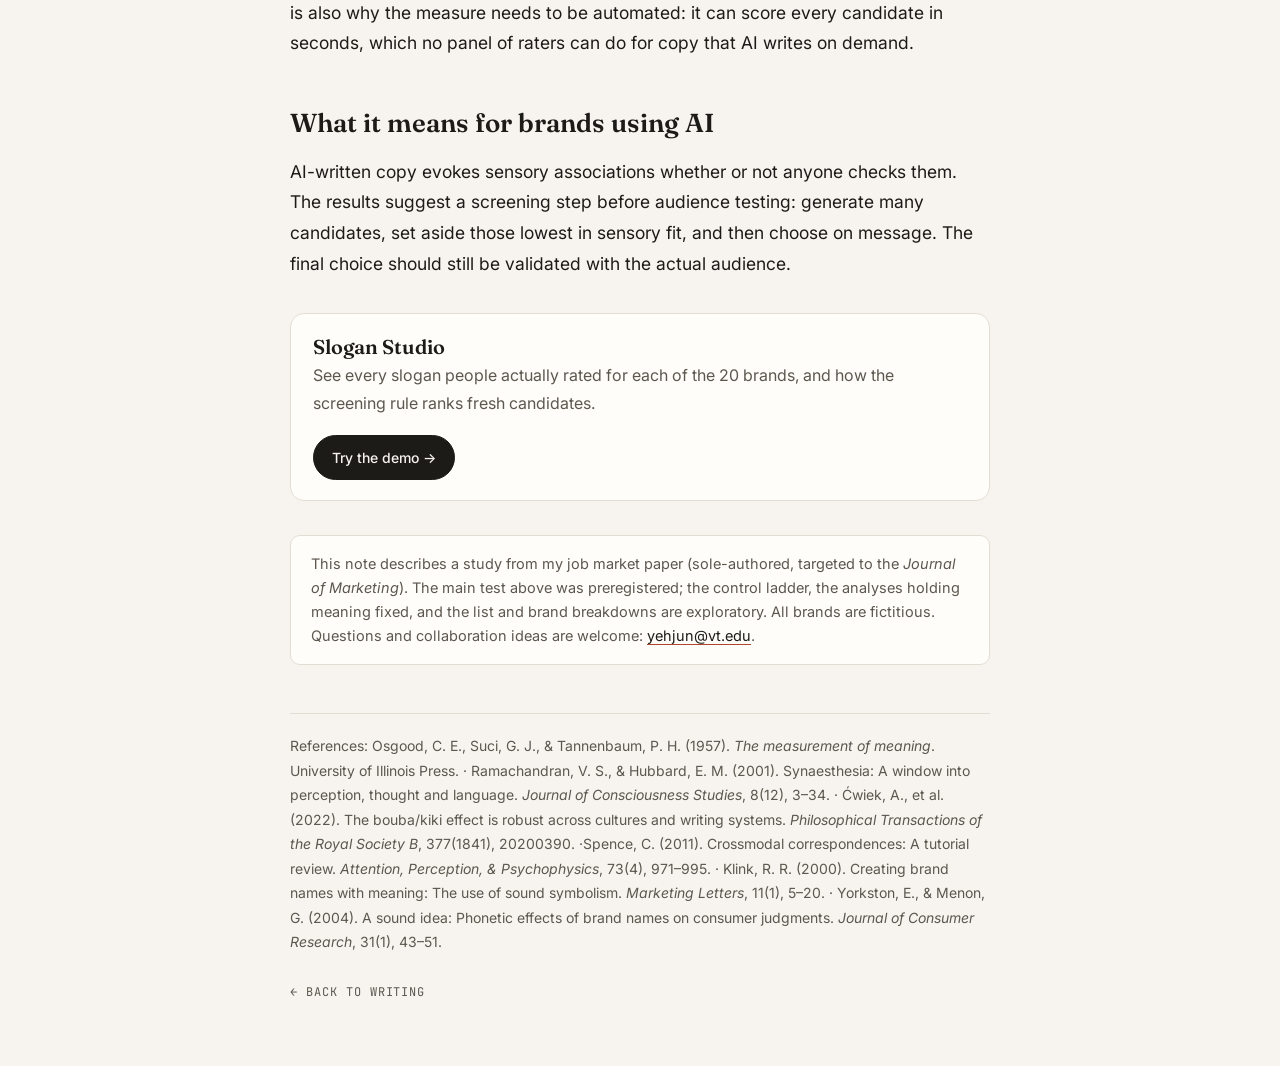
<file: writing/slogan-study.html>
<!doctype html>
<html lang="en">
<head>
<meta charset="utf-8"><meta name="viewport" content="width=device-width, initial-scale=1">
<title>The sensory side of AI-written slogans — Yeh Jun Lee</title>
<meta name="description" content="Words carry sensory associations as well as meaning. In a preregistered experiment, slogans that AI wrote on the spot were rated higher when their sensory profile matched the brand's, with message and sentiment held constant.">
<link rel="preconnect" href="https://fonts.googleapis.com"><link rel="preconnect" href="https://fonts.gstatic.com" crossorigin>
<link href="https://fonts.googleapis.com/css2?family=Fraunces:ital,opsz,wght@0,9..144,400;0,9..144,600;1,9..144,400&family=Inter:wght@400;500;600&family=JetBrains+Mono:wght@400&display=swap" rel="stylesheet">
<link rel="stylesheet" href="../style.css">
<style>
.post p.stat{font:400 13px "JetBrains Mono",monospace;color:var(--soft);margin:0 0 26px}
.checks{list-style:none;padding:0!important;margin:0 0 26px!important;border-top:1px solid var(--line)}
.checks li{display:grid;grid-template-columns:150px 1fr;gap:16px;padding:14px 0;border-bottom:1px solid var(--line);font-size:16px!important;margin:0!important}
.checks li b{font:400 12px/1.6 "JetBrains Mono",monospace;letter-spacing:.06em;text-transform:uppercase;color:var(--accent)}
@media (max-width:560px){.checks li{grid-template-columns:1fr;gap:4px}}
.fig .one{max-width:60%;margin:0 auto}
.try{display:flex;gap:18px;align-items:center;justify-content:space-between;flex-wrap:wrap;background:var(--card);border:1px solid var(--line);border-radius:14px;padding:20px 22px;margin:34px 0}
.try p{margin:0!important;font-size:16px!important;color:var(--soft)}
.try b{display:block;font:600 20px Fraunces,serif;color:var(--ink);margin-bottom:2px}
.try .btn{white-space:nowrap}
</style>
</head>
<body>
<nav><div class="wrap">
  <a class="name" href="../">Yeh Jun Lee</a>
  <div class="links"><a href="../#research">Research</a><a href="../#built">Built</a><a href="../#writing">Writing</a><a href="../Lee_YehJun_CV.pdf">CV</a></div>
</div></nav>

<div class="wrap"><article class="post">
  <a class="back" href="../#writing">← Writing</a>
  <p class="kicker" style="margin-top:28px">Research note · Job market paper</p>
  <h1>The sensory side of AI-written slogans</h1>
  <p class="dek">Words carry sensory associations as well as meaning. In a preregistered experiment, slogans that AI wrote on the spot were rated higher when their sensory profile matched the brand's, with message and sentiment held constant.</p>
  <p class="byline">Yeh Jun Lee · October 2026 · 9 min read</p>

  <h2>Meaning has a sensory side</h2>

  <p>Psychologists have long measured more than what words denote. Osgood's semantic differential showed that words carry connotations people agree on, such as how good, strong, or active something seems. Research on crossmodal correspondence shows that people match features across the senses in shared ways: across many languages, a spiky shape is called <em>kiki</em> and a rounded one <em>bouba</em>, and higher-pitched sounds go with brighter colors. In marketing, the sounds of a brand name shape what people infer about the product.</p>

  <p>My job market paper builds on this work. Beyond brand names, ordinary words and whole phrases evoke shared sensory associations, such as how dark or bright, warm or cool, or round or angular something seems, and these associations can be measured. Users of language models notice a version of this: two answers can say the same thing, yet one reads warm and the other dry.</p>

  <h2>Measuring it</h2>

  <p>These associations are hard to collect from people at scale, because a stable reading of even one word takes many raters. I therefore prompt a language model to rate a text on 45 sensory scales (dark, bright, warm, cool, round, angular, and so on); the 45 ratings form the text's <em>sensory profile</em>. I validate these scores against human ratings and against outcomes the model never sees:</p>

  <ul class="checks">
    <li><b>Human ratings</b><span>On 80 concepts chosen to span the scales, the instrument's profiles track averaged human ratings at <em>r</em> = .80.</span></li>
    <li><b>Blind images</b><span>Images generated only from a concept's profile, without its name, were matched by people to the right concept above chance in 26 of 28 comparisons.</span></li>
  </ul>

  <figure class="fig">
    <div class="row one"><img src="../img/simsang/kiki.jpg" alt="Image generated from the sensory profile of the word kiki: angular"><img src="../img/simsang/bouba.jpg" alt="Image generated from the sensory profile of the word bouba: rounded"></div>
    <figcaption>An illustration, not a test: images generated from the instrument's profiles of <em>kiki</em> (left) and <em>bouba</em> (right) come out angular and rounded, as the classic correspondence predicts.</figcaption>
  </figure>

  <h2>The experiment</h2>

  <p>The question was whether people respond to these associations in a single line of copy, where the differences are much subtler than between <em>kiki</em> and <em>bouba</em>.</p>

  <ol>
    <li>Each participant saw three of 20 fictitious brands, each described in a short brief (for example, a neighbourhood cafe "that feels like a friend's kitchen").</li>
    <li>For each brand, three frontier models (Claude, GPT, and Gemini) wrote 48 slogans on the spot, all making the same brand promise.</li>
    <li>Within about half a minute, the pipeline scored every slogan and the brief on the 45 scales. A slogan's <em>sensory fit</em> is the cosine similarity between its sensory profile and the brief's.</li>
    <li>Eight slogans, spread from the lowest to the highest fit, were shown in random order, and the participant rated each one.</li>
  </ol>

  <p>Generating fresh slogans for every participant reduces the risk that the result reflects a few hand-picked stimuli.</p>

  <h2>What happened</h2>

  <p class="stat">Preregistered test · 153 participants · 3,672 ratings</p>

  <p>Slogans with higher sensory fit were rated more favorably: +.19 points on a 7-point brand-attitude scale per standard deviation of fit (95% CI .12 to .26, <em>p</em> &lt; .001). The model controlled for how closely each slogan matched the brand's message, its sentiment, and word-level features such as length and word frequency. Judged fit with the brand rose in the same way.</p>

  <figure class="chart" id="ch-ladder">
    <p class="ctitle">The estimate barely moves as controls are added</p>
    <p class="csub">Effect of one standard deviation of sensory fit on brand attitude (7-point scale), with 95% intervals. Each row adds a group of controls to the row above.</p>
    <figcaption>The fifth row is the preregistered model. Across all 32 combinations of the five control groups, the estimate stays between +.18 and +.25. The other rows are exploratory.</figcaption>
  </figure>

  <h2>Holding meaning fixed</h2>

  <p>The obvious worry is that sensory fit stands in for meaning: a line that says what the brief says might also share its sensory profile. Within a list, though, meaning, sentiment and word-level features together account for only about a third of the variation in sensory fit. The chart below removes that third from both sensory fit and attitude and plots what is left.</p>

  <figure class="chart" id="ch-av">
    <p class="ctitle">With meaning, sentiment and word features held equal</p>
    <p class="csub">Both axes are adjusted for what meaning match, sentiment and word-level features predict. Slogans are grouped into ten equal bins of adjusted sensory fit; points show the mean adjusted attitude with 95% intervals, and the line shows the fitted slope.</p>
    <figcaption>The slope stays at +.19 (95% CI .13 to .24). A stricter check compares only pairs of slogans from the same list whose meaning match differs by less than .01, about a tenth of a standard deviation: across 663 such pairs the slope is +.17 (95% CI .02 to .31). Both analyses are exploratory.</figcaption>
  </figure>

  <figure class="chart" id="ch-rank">
    <p class="ctitle">Attitude by sensory-fit rank within a list</p>
    <p class="csub">Each person's eight slogans ranked from lowest (1) to highest (8) sensory fit. Points show attitude relative to that person's own average, with 95% intervals.</p>
    <figcaption>Exploratory breakdown of the same data; each point averages 459 lists (153 people × 3 brands). The slogan with the lowest fit was rated about half a point below the person's average.</figcaption>
  </figure>

  <h2>Why single examples don't settle it</h2>

  <p>Each participant's list of eight slogans is a small experiment of its own, and on its own it is noisy: one person's ratings of eight lines can easily run against the overall pattern, and any one pair of slogans can look like a matter of taste.</p>

  <figure class="chart" id="ch-hist">
    <p class="ctitle">Each list on its own</p>
    <p class="csub">Slope of attitude on sensory fit within each of the 459 lists (one person, one brand, eight slogans).</p>
    <figcaption>65% of lists slope upward and a third slope downward, so a single list is mostly noise. Pooled, the average slope is +.23 (95% CI .18 to .29); in almost any order, the interval excludes zero once about 66 lists are combined.</figcaption>
  </figure>

  <figure class="chart" id="ch-brands">
    <p class="ctitle">Brand by brand: the lowest-fit slogan</p>
    <p class="csub">Attitude toward each list's lowest-fit slogan relative to the person's own average, by brand, with 95% intervals (20 to 27 lists per brand).</p>
    <figcaption>The lowest-fit slogan was rated below the person's average for 18 of the 20 brands, and no brand's interval lies above zero. Exploratory.</figcaption>
  </figure>

  <p>The preference appears once ratings are pooled, and it holds brand after brand. That is also why the measure needs to be automated: it can score every candidate in seconds, which no panel of raters can do for copy that AI writes on demand.</p>

  <h2>What it means for brands using AI</h2>

  <p>AI-written copy evokes sensory associations whether or not anyone checks them. The results suggest a screening step before audience testing: generate many candidates, set aside those lowest in sensory fit, and then choose on message. The final choice should still be validated with the actual audience.</p>

  <div class="try">
    <p><b>Slogan Studio</b>See every slogan people actually rated for each of the 20 brands, and how the screening rule ranks fresh candidates.</p>
    <a class="btn solid" href="../studio/">Try the demo →</a>
  </div>

  <div class="note">This note describes a study from my job market paper (sole-authored, targeted to the <em>Journal of Marketing</em>). The main test above was preregistered; the control ladder, the analyses holding meaning fixed, and the list and brand breakdowns are exploratory. All brands are fictitious. Questions and collaboration ideas are welcome: <a href="mailto:yehjun@vt.edu">yehjun@vt.edu</a>.</div>

  <p class="sources">References: Osgood, C. E., Suci, G. J., &amp; Tannenbaum, P. H. (1957). <em>The measurement of meaning</em>. University of Illinois Press. · Ramachandran, V. S., &amp; Hubbard, E. M. (2001). Synaesthesia: A window into perception, thought and language. <em>Journal of Consciousness Studies</em>, 8(12), 3–34. · Ćwiek, A., et al. (2022). The bouba/kiki effect is robust across cultures and writing systems. <em>Philosophical Transactions of the Royal Society B</em>, 377(1841), 20200390. ·Spence, C. (2011). Crossmodal correspondences: A tutorial review. <em>Attention, Perception, &amp; Psychophysics</em>, 73(4), 971–995. · Klink, R. R. (2000). Creating brand names with meaning: The use of sound symbolism. <em>Marketing Letters</em>, 11(1), 5–20. · Yorkston, E., &amp; Menon, G. (2004). A sound idea: Phonetic effects of brand names on consumer judgments. <em>Journal of Consumer Research</em>, 31(1), 43–51.<br><br><a class="back" href="../#writing">← Back to writing</a></p>
</article></div>
<script src="../js/charts.js"></script>
<script>
const f2 = v => (Math.abs(v) < 0.005 ? '0' : (v > 0 ? '+' : '−') + Math.abs(v).toFixed(2));
const R = [[-0.494,-0.622,-0.37],[-0.159,-0.271,-0.03],[-0.13,-0.253,-0.009],[0.201,0.08,0.315],[0.127,0.014,0.243],[0.116,0.009,0.219],[0.122,0.011,0.237],[0.218,0.111,0.327]];
Charts.band(document.getElementById('ch-rank'), {
  xlab: 'sensory-fit rank within the list (1 = lowest, 8 = highest)', ylab: 'attitude vs. own average', fmt: f2,
  xname: x => 'Rank ' + x + (x === 1 ? ' (lowest fit)' : x === 8 ? ' (highest fit)' : ''),
  pts: R.map((r, i) => ({x: i + 1, y: r[0], lo: r[1], hi: r[2]})),
  ymin: -0.7, ymax: 0.4, yticks: [-0.6, -0.4, -0.2, 0, 0.2, 0.4],
  xticks: [1,2,3,4,5,6,7,8].map(v => ({v, l: String(v)}))
});
// Mixed models with the preregistered random slopes; row 5 is the preregistered test.
const LADDER = [['Sensory fit alone', 0.233, 0.161, 0.305], ['+ meaning match', 0.188, 0.111, 0.264], ['+ sentiment', 0.179, 0.107, 0.251, 'SiEBERT and VADER'],
  ['+ word-level features', 0.192, 0.121, 0.262, 'length, frequency, concreteness, …'], ['+ screen position', 0.192, 0.121, 0.263, 'preregistered model'], ['+ which AI wrote it', 0.192, 0.121, 0.264]];
Charts.forest(document.getElementById('ch-ladder'), {
  min: -0.05, max: 0.35, ticks: [0, 0.1, 0.2, 0.3], fmt: f2, left: 220,
  rows: LADDER.map(r => ({label: r[0], est: r[1], lo: r[2], hi: r[3], sub: r[4]}))
});
// Added-variable bins: [adjusted fit (SD), mean adjusted attitude, lo, hi].
const AV = [[-1.546,-0.385,-0.527,-0.252],[-0.825,-0.186,-0.304,-0.072],[-0.395,0.041,-0.073,0.153],[-0.13,0.075,-0.056,0.192],[0.045,0.028,-0.094,0.15],[0.185,0.037,-0.074,0.146],[0.322,0.041,-0.085,0.176],[0.488,0.153,0.032,0.275],[0.713,-0.043,-0.141,0.06],[1.144,0.239,0.113,0.369]];
Charts.dots(document.getElementById('ch-av'), {
  xlab: 'sensory fit beyond meaning, sentiment and word features (SD)', ylab: 'adjusted attitude', fmt: f2, slope: 0.186,
  xname: x => 'Adjusted sensory fit ' + f2(x) + ' SD',
  pts: AV.map(r => ({x: r[0], y: r[1], lo: r[2], hi: r[3]})),
  xmin: -1.8, xmax: 1.4, ymin: -0.6, ymax: 0.4, yticks: [-0.6, -0.4, -0.2, 0, 0.2, 0.4], xticks: [-1.5, -1, -0.5, 0, 0.5, 1]
});
Charts.hist(document.getElementById('ch-hist'), {
  xlab: 'within-list slope of attitude on sensory fit (points per SD)', unit: 'lists', fmt: f2, split: 0,
  edges: [-1.6,-1.4,-1.2,-1.0,-0.8,-0.6,-0.4,-0.2,0,0.2,0.4,0.6,0.8,1.0,1.2,1.4,1.6],
  counts: [0,1,4,6,4,32,35,69,71,71,55,39,34,18,12,2],
  xticks: [-1.5, -1, -0.5, 0, 0.5, 1, 1.5], yticks: [0, 20, 40, 60]
});
// Lowest-fit slogan vs. the person's own average, by brand: [brand, category, est, lo, hi, lists].
const BR = [["Vellumere","skincare brand",-1.176,-1.779,-0.573,22],["Everkind","veterinary hospital",-1.045,-1.604,-0.487,22],["Boparoo","dance studio",-0.929,-1.547,-0.31,21],["Emberfell","lodge",-0.913,-1.496,-0.33,23],["Nookettle","cafe",-0.869,-1.439,-0.299,21],["Nightloom","planetarium",-0.675,-1.254,-0.096,25],["Curivest","bank",-0.636,-1.196,-0.076,22],["Chromelle","hotel",-0.619,-1.165,-0.074,22],["Hosewise","brewery",-0.542,-0.998,-0.085,27],["Kindstead","funeral home",-0.494,-0.924,-0.064,21],["Tockwell","watch repair shop",-0.451,-0.991,0.089,23],["Tumblegrain","toy company",-0.449,-1.008,0.11,22],["Lumenward","library",-0.44,-0.931,0.05,23],["Handselve","tailor",-0.404,-0.85,0.042,26],["Climbrio","workspace",-0.229,-0.803,0.345,24],["Hearthling","language school",-0.18,-0.68,0.32,25],["Rubblekind","demolition company",-0.153,-0.751,0.445,27],["Ciphermere","club",-0.074,-0.661,0.514,22],["Afterhours Static","cafe",0.094,-0.463,0.65,20],["Nightshift","bus company",0.238,-0.389,0.865,21]];
Charts.forest(document.getElementById('ch-brands'), {
  min: -1.9, max: 1.0, ticks: [-1.5, -1, -0.5, 0, 0.5], fmt: f2, rowH: 28, left: 230,
  rows: BR.map(r => ({label: r[0] + ', ' + r[1], est: r[2], lo: r[3], hi: r[4], tip: r[5] + ' lists'}))
});
</script>
</body>
</html>
</file>
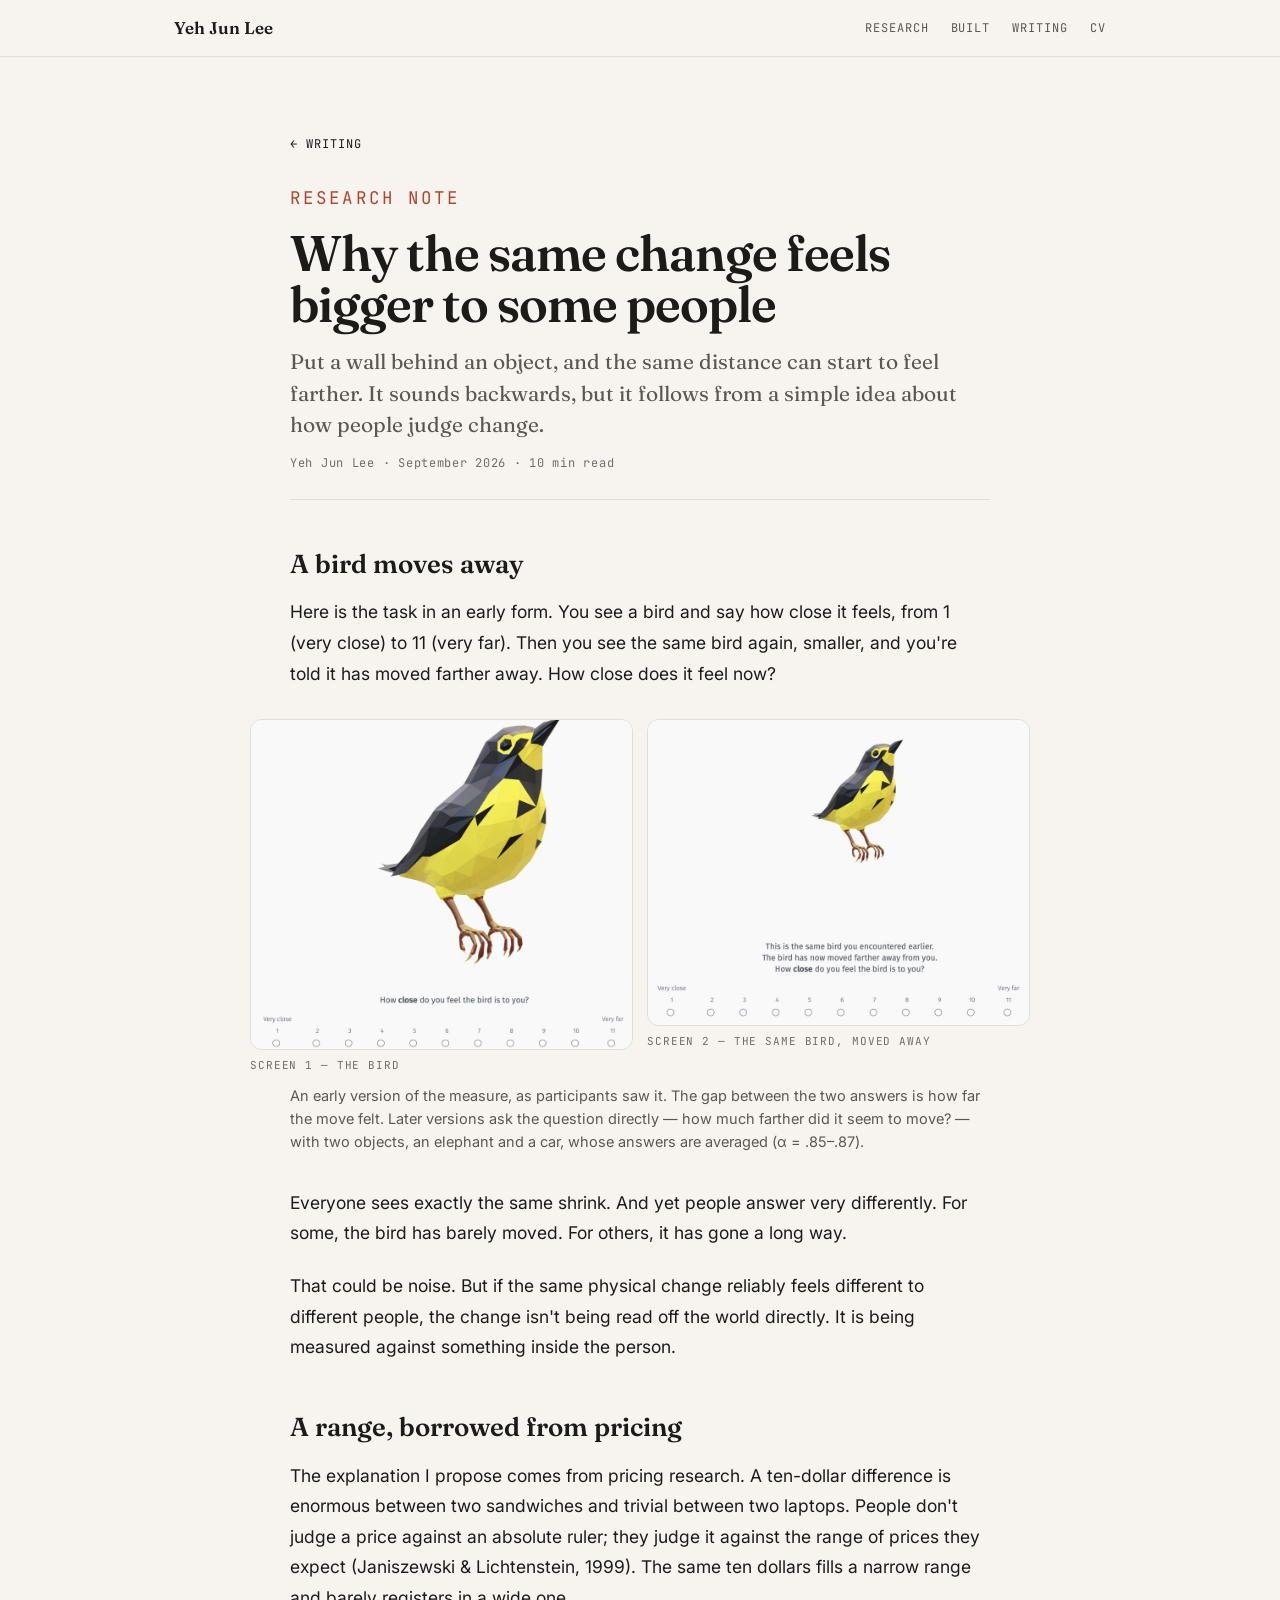
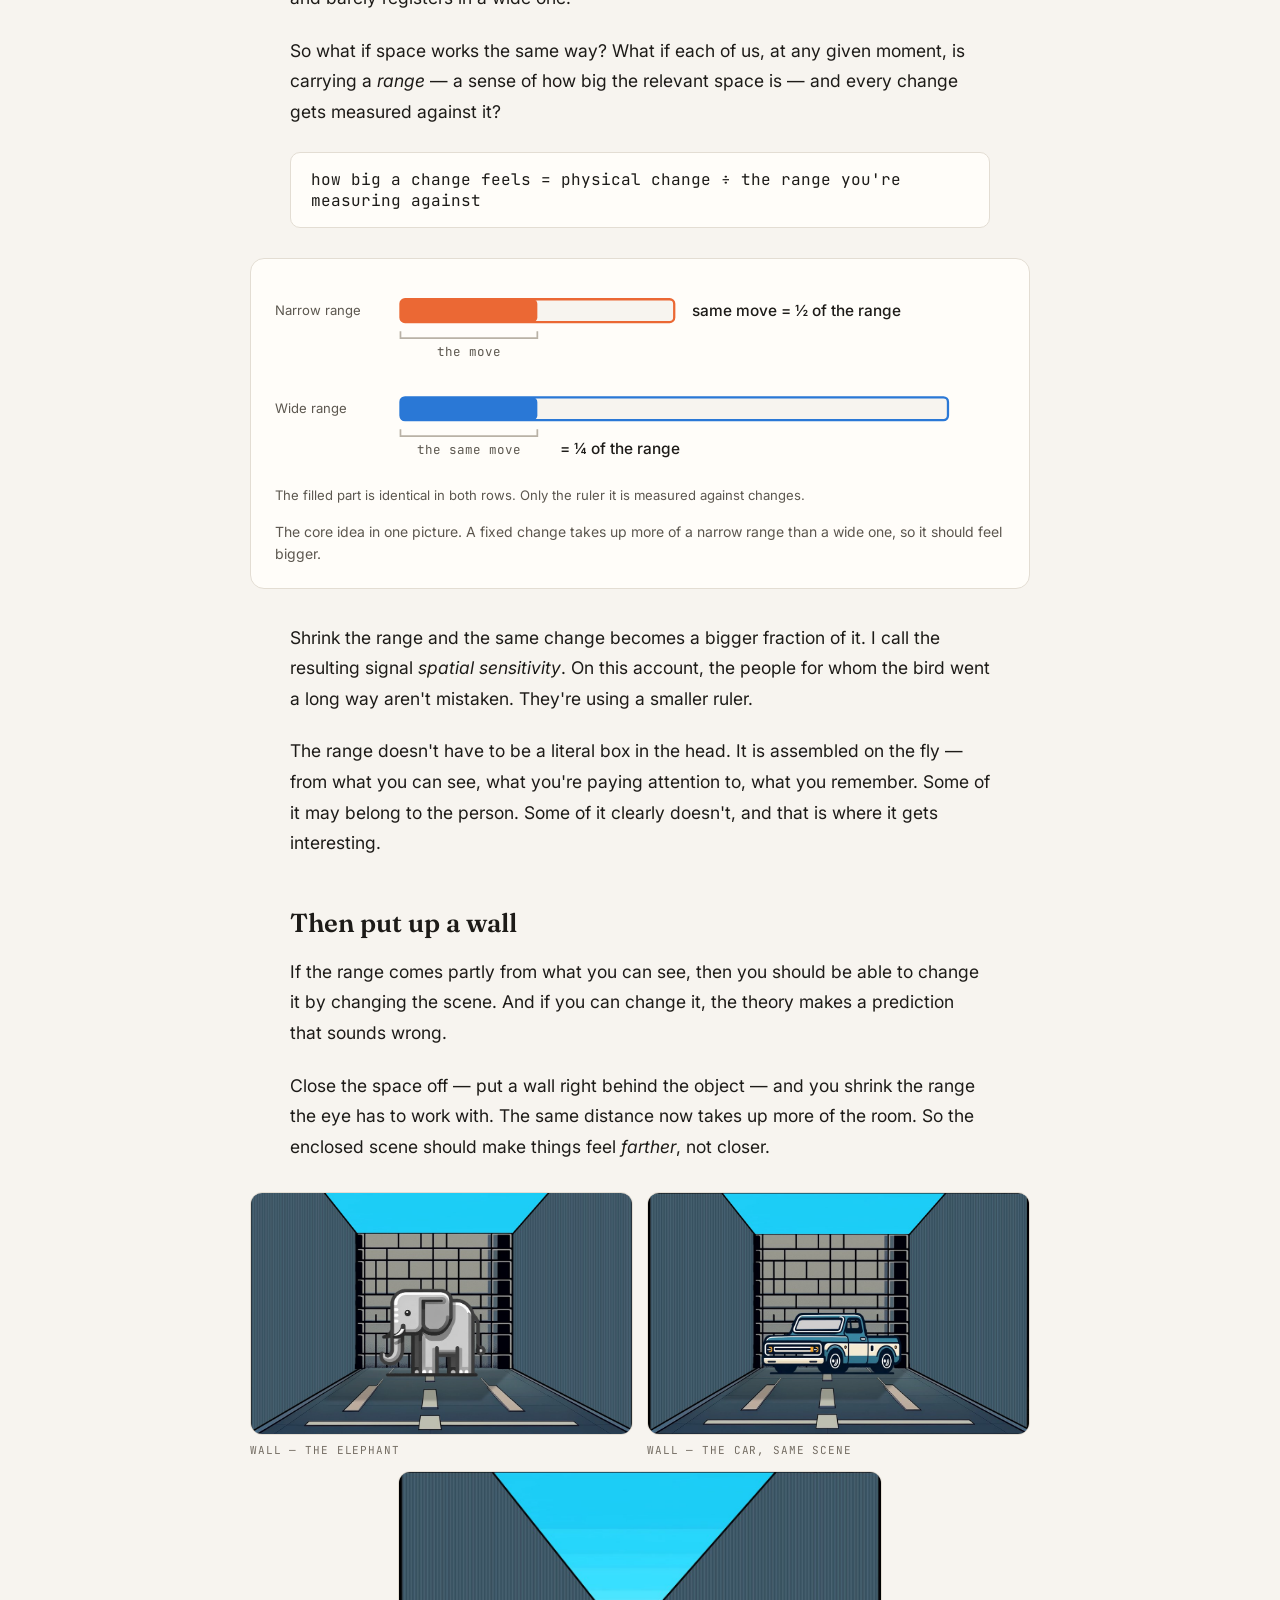
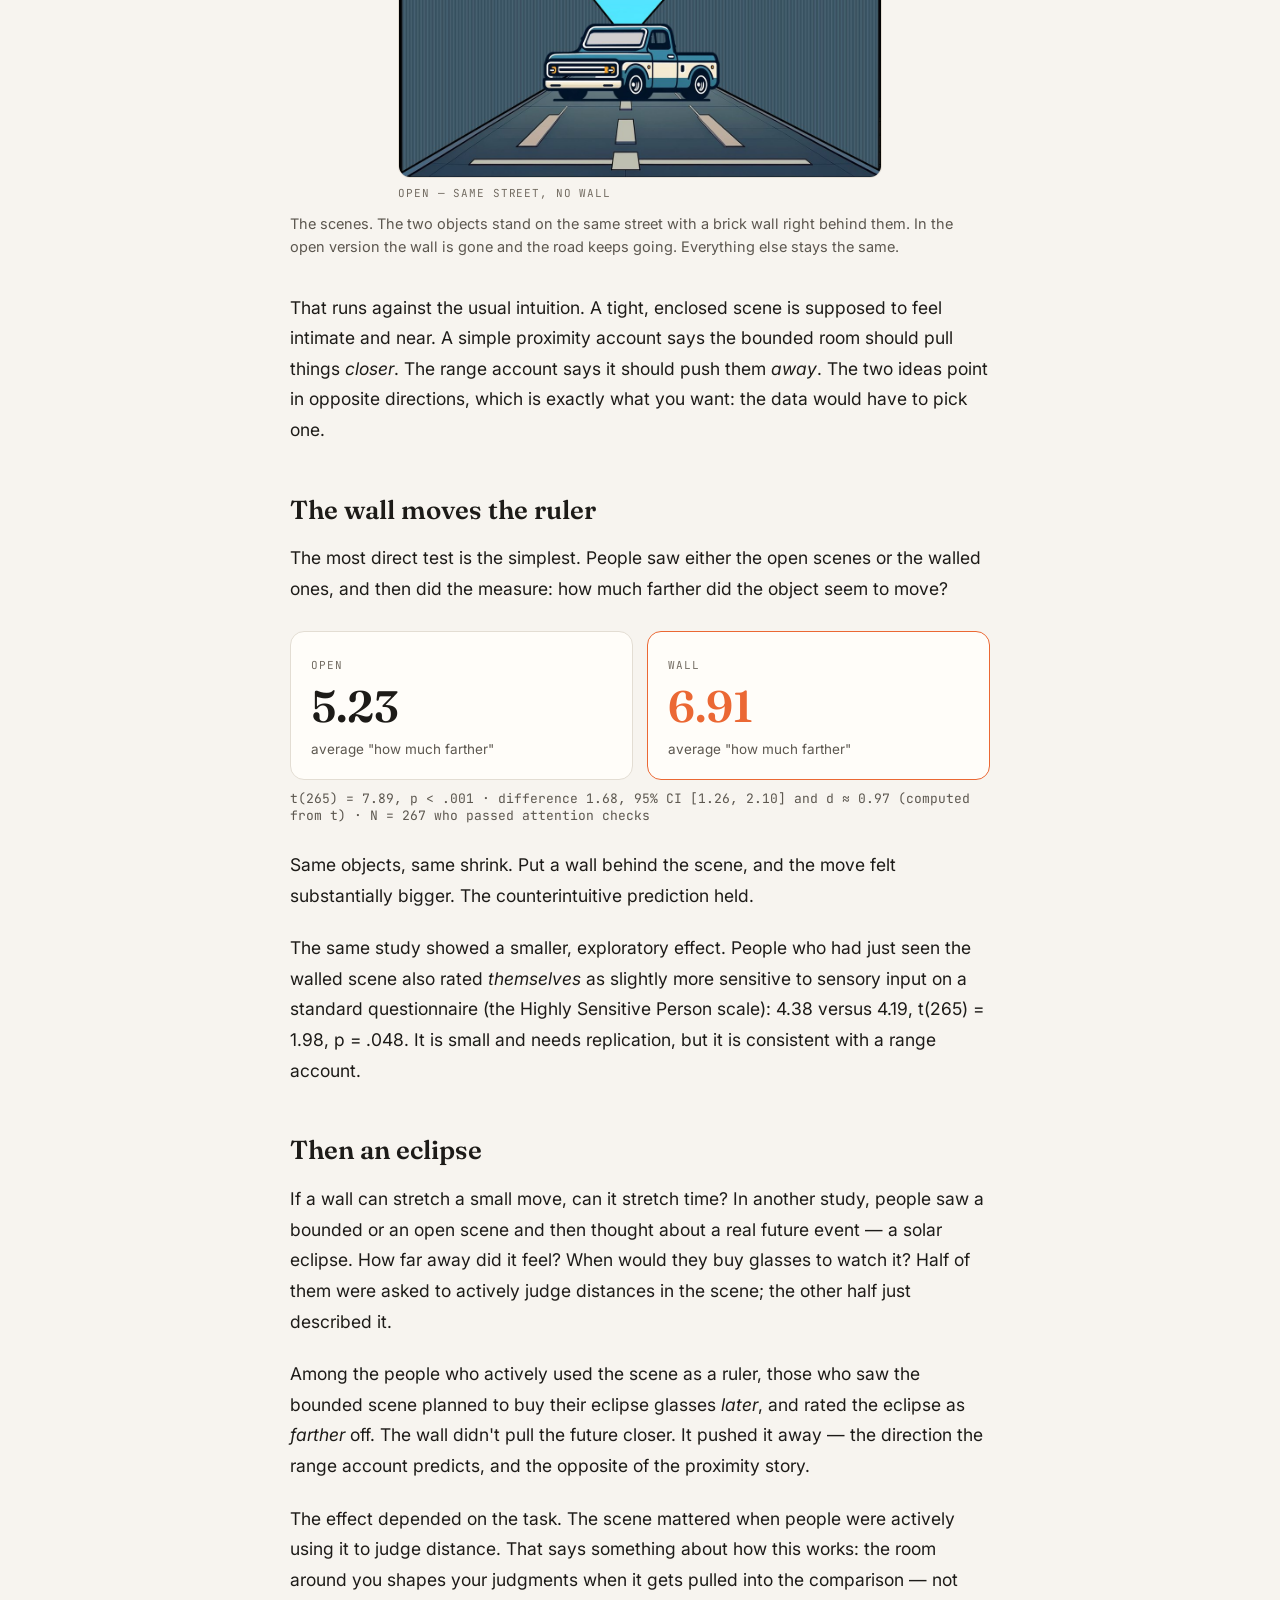
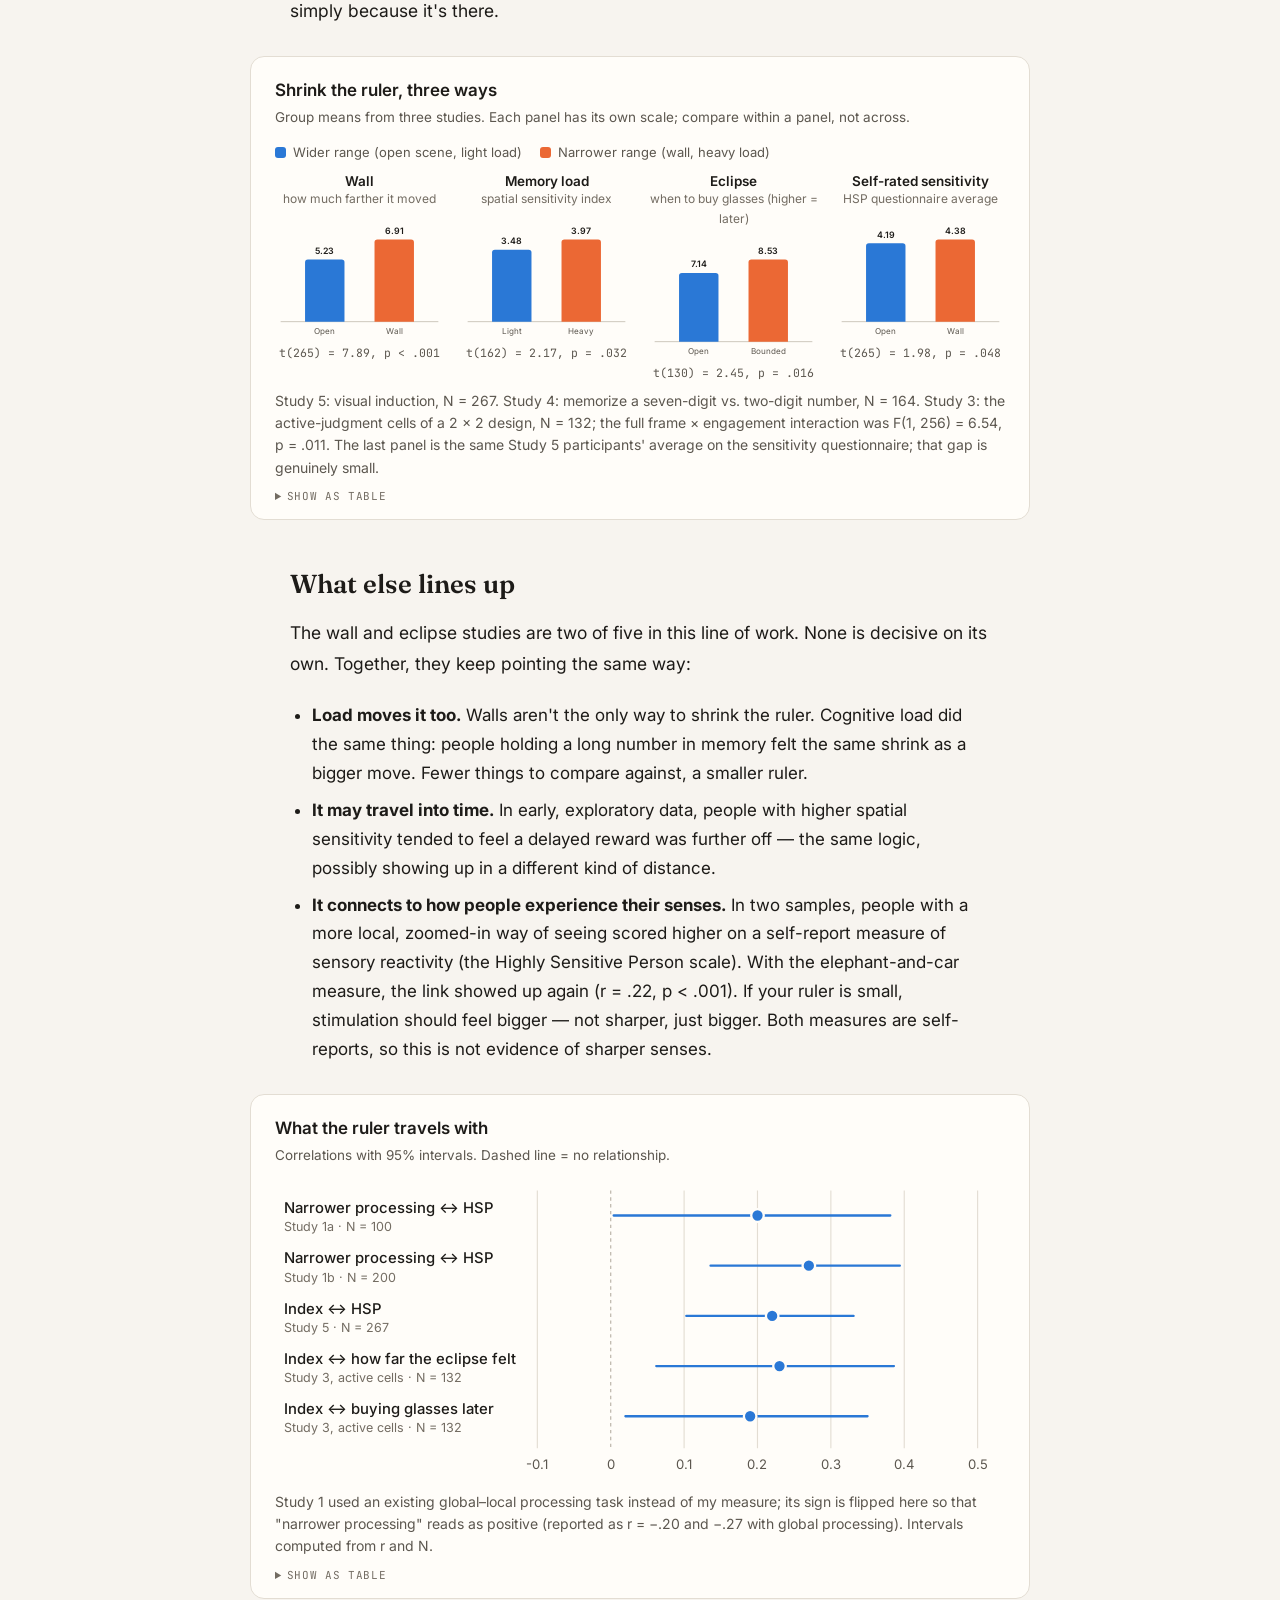
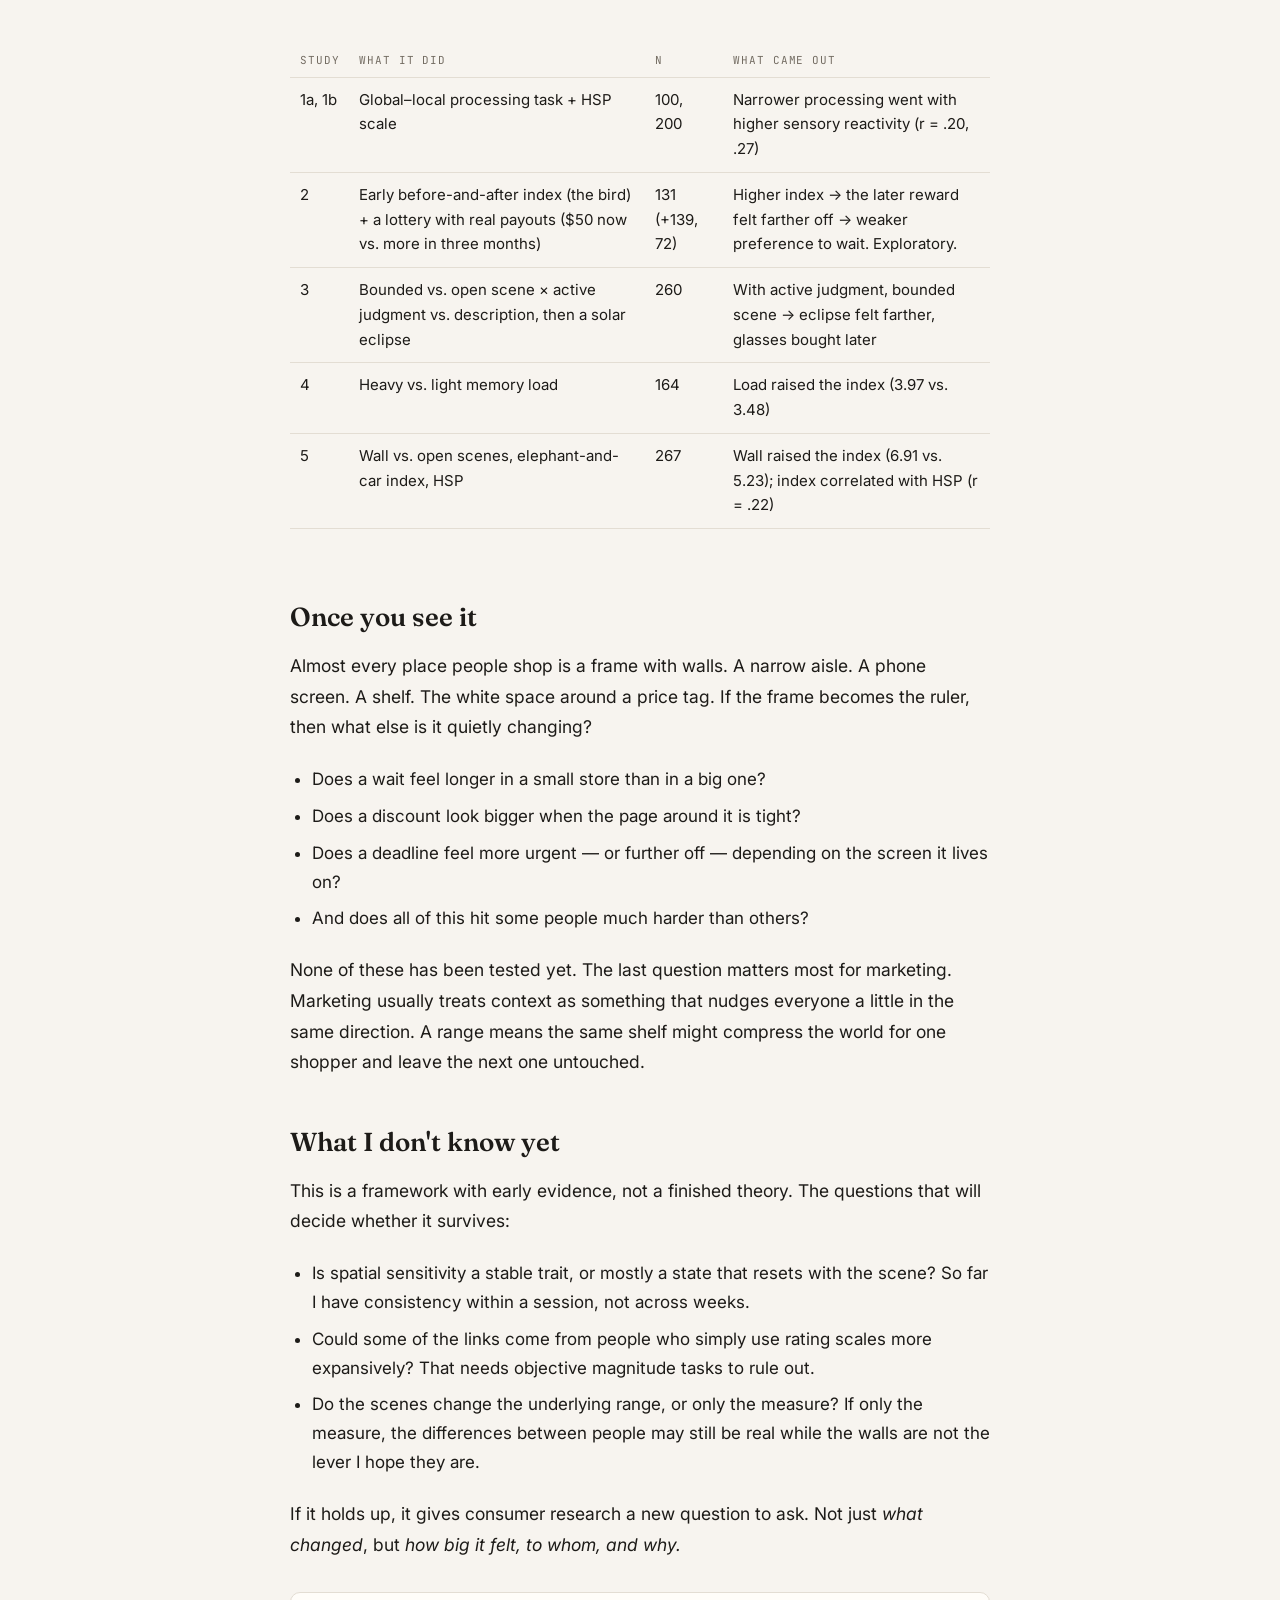
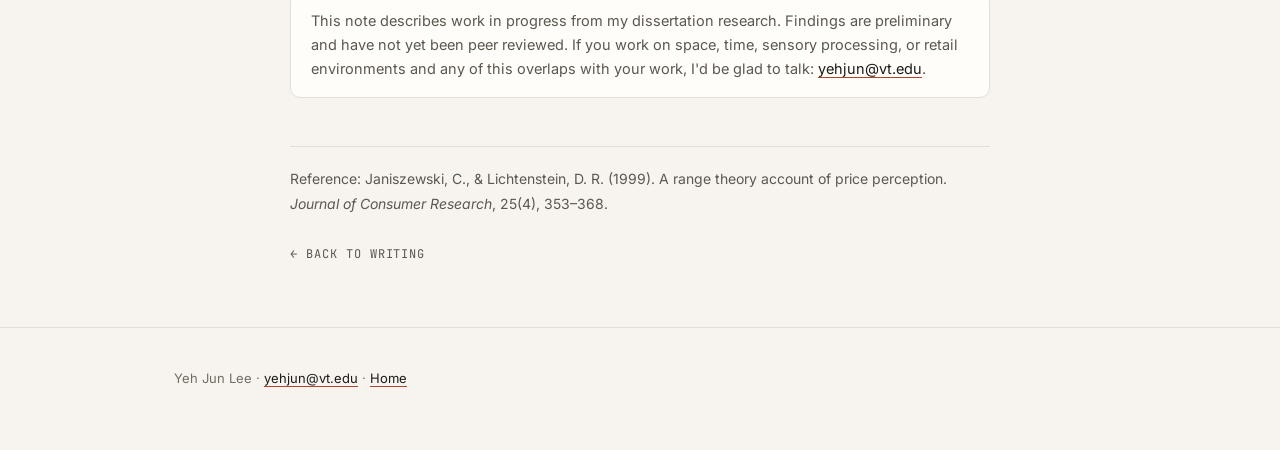
<file: writing/spatial-sensitivity.html>
<!doctype html>
<html lang="en">
<head>
<meta charset="utf-8"><meta name="viewport" content="width=device-width, initial-scale=1">
<title>Why the same change feels bigger to some people — Yeh Jun Lee</title>
<meta name="description" content="Put a wall behind an object and the same distance can feel farther. A reference-range account of spatial sensitivity, with the stimuli behind it.">
<link rel="preconnect" href="https://fonts.googleapis.com"><link rel="preconnect" href="https://fonts.gstatic.com" crossorigin>
<link href="https://fonts.googleapis.com/css2?family=Fraunces:ital,opsz,wght@0,9..144,400;0,9..144,600;1,9..144,400&family=Inter:wght@400;500;600&family=JetBrains+Mono:wght@400&display=swap" rel="stylesheet">
<link rel="stylesheet" href="../style.css">
<style>
.result{display:grid;grid-template-columns:1fr 1fr;gap:14px;margin:26px 0 10px}.result .cell{background:var(--card);border:1px solid var(--line);border-radius:14px;padding:18px 20px}.result .cell b{display:block;font:600 44px/1.1 Fraunces,serif;margin:6px 0 4px}.result .cell span{font-size:13.5px;color:var(--soft)}.result .cell .lab{font:400 11px "JetBrains Mono",monospace;letter-spacing:.08em;text-transform:uppercase;color:var(--faint)}.result .hot{border-color:var(--c2)}.result .hot b{color:var(--c2)}.post p.stat{font:400 13px "JetBrains Mono",monospace;color:var(--soft);margin:0 0 26px}
.fig .one{max-width:62%;margin:14px auto 0}
</style>
</head>
<body>
<nav><div class="wrap">
  <a class="name" href="../">Yeh Jun Lee</a>
  <div class="links"><a href="../#research">Research</a><a href="../#built">Built</a><a href="../#writing">Writing</a><a href="../Lee_YehJun_CV.pdf">CV</a></div>
</div></nav>

<div class="wrap"><article class="post">
  <a class="back" href="../#writing">← Writing</a>
  <p class="kicker" style="margin-top:28px">Research note</p>
  <h1>Why the same change feels bigger to some people</h1>
  <p class="dek">Put a wall behind an object, and the same distance can start to feel farther. It sounds backwards, but it follows from a simple idea about how people judge change.</p>
  <p class="byline">Yeh Jun Lee · September 2026 · 10 min read</p>

  <h2>A bird moves away</h2>

  <p>Here is the task in an early form. You see a bird and say how close it feels, from 1 (very close) to 11 (very far). Then you see the same bird again, smaller, and you're told it has moved farther away. How close does it feel now?</p>

  <figure class="fig">
    <div class="row">
      <div><img src="../img/spatial/measure-1.jpg" alt="Survey screen: a large low-poly bird with the question How close do you feel the bird is to you, rated 1 very close to 11 very far"><div class="lab">Screen 1 — the bird</div></div>
      <div><img src="../img/spatial/measure-2.jpg" alt="Survey screen: the same bird, smaller, with the text This is the same bird you encountered earlier. The bird has now moved farther away from you. How close do you feel the bird is to you"><div class="lab">Screen 2 — the same bird, moved away</div></div>
    </div>
    <figcaption>An early version of the measure, as participants saw it. The gap between the two answers is how far the move felt. Later versions ask the question directly — how much farther did it seem to move? — with two objects, an elephant and a car, whose answers are averaged (α = .85–.87).</figcaption>
  </figure>

  <p>Everyone sees exactly the same shrink. And yet people answer very differently. For some, the bird has barely moved. For others, it has gone a long way.</p>

  <p>That could be noise. But if the same physical change reliably feels different to different people, the change isn't being read off the world directly. It is being measured against something inside the person.</p>

  <h2>A range, borrowed from pricing</h2>

  <p>The explanation I propose comes from pricing research. A ten-dollar difference is enormous between two sandwiches and trivial between two laptops. People don't judge a price against an absolute ruler; they judge it against the range of prices they expect (Janiszewski &amp; Lichtenstein, 1999). The same ten dollars fills a narrow range and barely registers in a wide one.</p>

  <p>So what if space works the same way? What if each of us, at any given moment, is carrying a <em>range</em> — a sense of how big the relevant space is — and every change gets measured against it?</p>

  <div class="formula">how big a change feels = physical change ÷ the range you're measuring against</div>

  <figure class="diagram">
    <svg viewBox="0 0 640 200" role="img" aria-label="The same move is half of a small range and a quarter of a large one">
      <text class="d-s" x="0" y="30">Narrow range</text>
      <rect x="110" y="16" width="240" height="20" rx="4" class="d-warm"/>
      <rect x="110" y="16" width="120" height="20" rx="4" class="d-c2"/>
      <path class="d-a" d="M110,44v6h120v-6"/><text class="d-m" x="170" y="66" text-anchor="middle">the move</text>
      <text class="d-t" x="366" y="31">same move = ½ of the range</text>
      <text class="d-s" x="0" y="116">Wide range</text>
      <rect x="110" y="102" width="480" height="20" rx="4" class="d-hot"/>
      <rect x="110" y="102" width="120" height="20" rx="4" class="d-c1"/>
      <path class="d-a" d="M110,130v6h120v-6"/><text class="d-m" x="170" y="152" text-anchor="middle">the same move</text>
      <text class="d-t" x="250" y="152">= ¼ of the range</text>
      <text class="d-s" x="0" y="192">The filled part is identical in both rows. Only the ruler it is measured against changes.</text>
    </svg>
    <figcaption>The core idea in one picture. A fixed change takes up more of a narrow range than a wide one, so it should feel bigger.</figcaption>
  </figure>

  <p>Shrink the range and the same change becomes a bigger fraction of it. I call the resulting signal <em>spatial sensitivity</em>. On this account, the people for whom the bird went a long way aren't mistaken. They're using a smaller ruler.</p>

  <p>The range doesn't have to be a literal box in the head. It is assembled on the fly — from what you can see, what you're paying attention to, what you remember. Some of it may belong to the person. Some of it clearly doesn't, and that is where it gets interesting.</p>

  <h2>Then put up a wall</h2>

  <p>If the range comes partly from what you can see, then you should be able to change it by changing the scene. And if you can change it, the theory makes a prediction that sounds wrong.</p>

  <p>Close the space off — put a wall right behind the object — and you shrink the range the eye has to work with. The same distance now takes up more of the room. So the enclosed scene should make things feel <em>farther</em>, not closer.</p>

  <figure class="fig">
    <div class="row">
      <div><img src="../img/spatial/wall-elephant.jpg" alt="Illustrated street between two tall walls with a brick wall right behind an elephant"><div class="lab">Wall — the elephant</div></div>
      <div><img src="../img/spatial/wall-car.jpg" alt="The same illustrated street and brick wall, with a pickup truck in front of the wall"><div class="lab">Wall — the car, same scene</div></div>
    </div>
    <div class="one"><img src="../img/spatial/open-car.jpg" alt="The same street with no back wall; the road runs on toward open sky"><div class="lab">Open — same street, no wall</div></div>
    <figcaption>The scenes. The two objects stand on the same street with a brick wall right behind them. In the open version the wall is gone and the road keeps going. Everything else stays the same.</figcaption>
  </figure>

  <p>That runs against the usual intuition. A tight, enclosed scene is supposed to feel intimate and near. A simple proximity account says the bounded room should pull things <em>closer</em>. The range account says it should push them <em>away</em>. The two ideas point in opposite directions, which is exactly what you want: the data would have to pick one.</p>

  <h2>The wall moves the ruler</h2>

  <p>The most direct test is the simplest. People saw either the open scenes or the walled ones, and then did the measure: how much farther did the object seem to move?</p>

  <div class="result">
    <div class="cell"><span class="lab">Open</span><b>5.23</b><span>average "how much farther"</span></div>
    <div class="cell hot"><span class="lab">Wall</span><b>6.91</b><span>average "how much farther"</span></div>
  </div>
  <p class="stat">t(265) = 7.89, p &lt; .001 · difference 1.68, 95% CI [1.26, 2.10] and d ≈ 0.97 (computed from t) · N = 267 who passed attention checks</p>

  <p>Same objects, same shrink. Put a wall behind the scene, and the move felt substantially bigger. The counterintuitive prediction held.</p>

  <p>The same study showed a smaller, exploratory effect. People who had just seen the walled scene also rated <em>themselves</em> as slightly more sensitive to sensory input on a standard questionnaire (the Highly Sensitive Person scale): 4.38 versus 4.19, t(265) = 1.98, p = .048. It is small and needs replication, but it is consistent with a range account.</p>

  <h2>Then an eclipse</h2>


  <p>If a wall can stretch a small move, can it stretch time? In another study, people saw a bounded or an open scene and then thought about a real future event — a solar eclipse. How far away did it feel? When would they buy glasses to watch it? Half of them were asked to actively judge distances in the scene; the other half just described it.</p>

  <p>Among the people who actively used the scene as a ruler, those who saw the bounded scene planned to buy their eclipse glasses <em>later</em>, and rated the eclipse as <em>farther</em> off. The wall didn't pull the future closer. It pushed it away — the direction the range account predicts, and the opposite of the proximity story.</p>

  <p>The effect depended on the task. The scene mattered when people were actively using it to judge distance. That says something about how this works: the room around you shapes your judgments when it gets pulled into the comparison — not simply because it's there.</p>

  <figure class="chart" id="ch-ruler">
    <p class="ctitle">Shrink the ruler, three ways</p>
    <p class="csub">Group means from three studies. Each panel has its own scale; compare within a panel, not across.</p>
    <figcaption>Study 5: visual induction, N = 267. Study 4: memorize a seven-digit vs. two-digit number, N = 164. Study 3: the active-judgment cells of a 2 × 2 design, N = 132; the full frame × engagement interaction was F(1, 256) = 6.54, p = .011. The last panel is the same Study 5 participants' average on the sensitivity questionnaire; that gap is genuinely small.</figcaption>
  </figure>

  <h2>What else lines up</h2>

  <p>The wall and eclipse studies are two of five in this line of work. None is decisive on its own. Together, they keep pointing the same way:</p>

  <ul>
    <li><strong>Load moves it too.</strong> Walls aren't the only way to shrink the ruler. Cognitive load did the same thing: people holding a long number in memory felt the same shrink as a bigger move. Fewer things to compare against, a smaller ruler.</li>
    <li><strong>It may travel into time.</strong> In early, exploratory data, people with higher spatial sensitivity tended to feel a delayed reward was further off — the same logic, possibly showing up in a different kind of distance.</li>
    <li><strong>It connects to how people experience their senses.</strong> In two samples, people with a more local, zoomed-in way of seeing scored higher on a self-report measure of sensory reactivity (the Highly Sensitive Person scale). With the elephant-and-car measure, the link showed up again (r = .22, p &lt; .001). If your ruler is small, stimulation should feel bigger — not sharper, just bigger. Both measures are self-reports, so this is not evidence of sharper senses.</li>
  </ul>

  <figure class="chart" id="ch-corr">
    <p class="ctitle">What the ruler travels with</p>
    <p class="csub">Correlations with 95% intervals. Dashed line = no relationship.</p>
    <figcaption>Study 1 used an existing global–local processing task instead of my measure; its sign is flipped here so that "narrower processing" reads as positive (reported as r = −.20 and −.27 with global processing). Intervals computed from r and N.</figcaption>
  </figure>

  <div class="tablewrap"><table>
    <tr><th>Study</th><th>What it did</th><th>N</th><th>What came out</th></tr>
    <tr><td>1a, 1b</td><td>Global–local processing task + HSP scale</td><td>100, 200</td><td>Narrower processing went with higher sensory reactivity (r = .20, .27)</td></tr>
    <tr><td>2</td><td>Early before-and-after index (the bird) + a lottery with real payouts ($50 now vs. more in three months)</td><td>131 (+139, 72)</td><td>Higher index → the later reward felt farther off → weaker preference to wait. Exploratory.</td></tr>
    <tr><td>3</td><td>Bounded vs. open scene × active judgment vs. description, then a solar eclipse</td><td>260</td><td>With active judgment, bounded scene → eclipse felt farther, glasses bought later</td></tr>
    <tr><td>4</td><td>Heavy vs. light memory load</td><td>164</td><td>Load raised the index (3.97 vs. 3.48)</td></tr>
    <tr><td>5</td><td>Wall vs. open scenes, elephant-and-car index, HSP</td><td>267</td><td>Wall raised the index (6.91 vs. 5.23); index correlated with HSP (r = .22)</td></tr>
  </table></div>

  <h2>Once you see it</h2>

  <p>Almost every place people shop is a frame with walls. A narrow aisle. A phone screen. A shelf. The white space around a price tag. If the frame becomes the ruler, then what else is it quietly changing?</p>

  <ul>
    <li>Does a wait feel longer in a small store than in a big one?</li>
    <li>Does a discount look bigger when the page around it is tight?</li>
    <li>Does a deadline feel more urgent — or further off — depending on the screen it lives on?</li>
    <li>And does all of this hit some people much harder than others?</li>
  </ul>

  <p>None of these has been tested yet. The last question matters most for marketing. Marketing usually treats context as something that nudges everyone a little in the same direction. A range means the same shelf might compress the world for one shopper and leave the next one untouched.</p>

  <h2>What I don't know yet</h2>

  <p>This is a framework with early evidence, not a finished theory. The questions that will decide whether it survives:</p>

  <ul>
    <li>Is spatial sensitivity a stable trait, or mostly a state that resets with the scene? So far I have consistency within a session, not across weeks.</li>
    <li>Could some of the links come from people who simply use rating scales more expansively? That needs objective magnitude tasks to rule out.</li>
    <li>Do the scenes change the underlying range, or only the measure? If only the measure, the differences between people may still be real while the walls are not the lever I hope they are.</li>
  </ul>

  <p>If it holds up, it gives consumer research a new question to ask. Not just <em>what changed</em>, but <em>how big it felt, to whom, and why.</em></p>

  <div class="note">This note describes work in progress from my dissertation research. Findings are preliminary and have not yet been peer reviewed. If you work on space, time, sensory processing, or retail environments and any of this overlaps with your work, I'd be glad to talk: <a href="mailto:yehjun@vt.edu">yehjun@vt.edu</a>.</div>

  <p class="sources">Reference: Janiszewski, C., &amp; Lichtenstein, D. R. (1999). A range theory account of price perception. <em>Journal of Consumer Research</em>, 25(4), 353–368.<br><br><a class="back" href="../#writing">← Back to writing</a></p>
</article></div>
<script src="../js/charts.js"></script>
<script>
const f2 = v => v.toFixed(2);
Charts.panels(document.getElementById('ch-ruler'), {
  series: ['Wider range (open scene, light load)', 'Narrower range (wall, heavy load)'],
  panels: [
    { title: 'Wall', sub: 'how much farther it moved', fmt: f2, bars: [
      { label: 'Open', value: 5.23, s: 0 }, { label: 'Wall', value: 6.91, s: 1 }], foot: 't(265) = 7.89, p &lt; .001' },
    { title: 'Memory load', sub: 'spatial sensitivity index', fmt: f2, bars: [
      { label: 'Light', value: 3.48, s: 0, tip: 'SD 1.52' }, { label: 'Heavy', value: 3.97, s: 1, tip: 'SD 1.38' }], foot: 't(162) = 2.17, p = .032' },
    { title: 'Eclipse', sub: 'when to buy glasses (higher = later)', fmt: f2, bars: [
      { label: 'Open', value: 7.14, s: 0, tip: 'SD 3.34' }, { label: 'Bounded', value: 8.53, s: 1, tip: 'SD 3.18' }], foot: 't(130) = 2.45, p = .016' },
    { title: 'Self-rated sensitivity', sub: 'HSP questionnaire average', fmt: f2, bars: [
      { label: 'Open', value: 4.19, s: 0 }, { label: 'Wall', value: 4.38, s: 1 }], foot: 't(265) = 1.98, p = .048' }
  ]
});
Charts.forest(document.getElementById('ch-corr'), {
  min: -0.1, max: 0.5, ticks: [-0.1, 0, 0.1, 0.2, 0.3, 0.4, 0.5],
  rows: [
    { label: 'Narrower processing ↔ HSP', sub: 'Study 1a · N = 100', est: .20, lo: .004, hi: .381 },
    { label: 'Narrower processing ↔ HSP', sub: 'Study 1b · N = 200', est: .27, lo: .136, hi: .394 },
    { label: 'Index ↔ HSP', sub: 'Study 5 · N = 267', est: .22, lo: .103, hi: .331 },
    { label: 'Index ↔ how far the eclipse felt', sub: 'Study 3, active cells · N = 132', est: .23, lo: .062, hi: .386 },
    { label: 'Index ↔ buying glasses later', sub: 'Study 3, active cells · N = 132', est: .19, lo: .020, hi: .350 }
  ]
});
</script>

<footer><div class="wrap">Yeh Jun Lee · <a class="inline" href="mailto:yehjun@vt.edu">yehjun@vt.edu</a> · <a class="inline" href="../">Home</a></div></footer>
</body></html>
</file>
<file: style.css>
/* Yeh Jun Lee — site styles. Light theme only. */

:root {
  --c1: #2a78d6;
  --c2: #eb6834;
  --bg: #f7f4ef;
  --ink: #1d1b18;
  --soft: #5c574f;
  --faint: #736c62;
  --rule: #b9b2a6;
  --line: #e3ddd3;
  --card: #fffdf9;
  --accent: #b0472d;
}

* {
  box-sizing: border-box;
}

html {
  scroll-behavior: smooth;
}

body {
  margin: 0;
  background: var(--bg);
  color: var(--ink);
  font: 16px/1.65 Inter,system-ui,-apple-system,sans-serif;
  -webkit-font-smoothing: antialiased;
}

.wrap {
  max-width: 980px;
  margin: 0 auto;
  padding: 0 24px;
}

nav {
  position: sticky;
  top: 0;
  z-index: 5;
  background: color-mix(in srgb,var(--bg) 88%,transparent);
  backdrop-filter: blur(8px);
  border-bottom: 1px solid var(--line);
}

nav .wrap {
  display: flex;
  justify-content: space-between;
  align-items: center;
  height: 56px;
}

nav .name {
  white-space: nowrap;
  font-family: Fraunces,serif;
  font-weight: 600;
  font-size: 17px;
  color: var(--ink);
  text-decoration: none;
}

nav .links {
  display: flex;
  gap: 22px;
  flex-wrap: wrap;
}

nav .links a {
  font: 400 12px/1 "JetBrains Mono",monospace;
  letter-spacing: .08em;
  text-transform: uppercase;
  color: var(--soft);
  text-decoration: none;
}

nav .links a:hover {
  color: var(--accent);
}

header {
  padding: 88px 0 56px;
}

.kicker {
  font: 400 12px "JetBrains Mono",monospace;
  letter-spacing: .12em;
  text-transform: uppercase;
  color: var(--accent);
  margin: 0 0 18px;
}

h1 {
  font: 600 clamp(40px,7vw,68px)/1.02 Fraunces,serif;
  margin: 0 0 22px;
  letter-spacing: -.02em;
}

.lede {
  font: 400 clamp(19px,2.4vw,23px)/1.5 Fraunces,serif;
  color: var(--soft);
  max-width: 680px;
  margin: 0 0 30px;
}

.lede em {
  color: var(--ink);
  font-style: italic;
}

.meta {
  display: flex;
  gap: 12px;
  flex-wrap: wrap;
}

.btn {
  display: inline-block;
  padding: 10px 18px;
  border: 1px solid var(--ink);
  border-radius: 999px;
  color: var(--ink);
  text-decoration: none;
  font-size: 14px;
  font-weight: 500;
}

.btn.solid {
  background: var(--ink);
  color: var(--bg);
}

.btn:hover {
  border-color: var(--accent);
  color: var(--accent);
}

.btn.solid:hover {
  background: var(--accent);
  color: #fff;
}

section {
  scroll-margin-top: 64px;
  padding: 56px 0;
  border-top: 1px solid var(--line);
}

h2 {
  font: 400 12px "JetBrains Mono",monospace;
  letter-spacing: .12em;
  text-transform: uppercase;
  color: var(--faint);
  margin: 0 0 28px;
}

h3 {
  font: 600 22px/1.3 Fraunces,serif;
  margin: 0 0 8px;
}

p {
  margin: 0 0 14px;
}

.muted {
  color: var(--soft);
}

.tag {
  font: 400 12px "JetBrains Mono",monospace;
  color: var(--faint);
  letter-spacing: .04em;
}

.paper {
  max-width: 760px;
}

.paper .tag {
  display: block;
  margin-bottom: 12px;
}

.stats {
  display: flex;
  gap: 28px;
  flex-wrap: wrap;
  margin: 22px 0 4px;
}

.stat b {
  display: block;
  font: 600 26px Fraunces,serif;
}

.stat span {
  font-size: 13px;
  color: var(--soft);
}

.grid {
  display: grid;
  grid-template-columns: repeat(auto-fit,minmax(280px,1fr));
  gap: 22px;
}

.card {
  background: var(--card);
  border: 1px solid var(--line);
  border-radius: 14px;
  overflow: hidden;
  text-decoration: none;
  color: var(--ink);
  display: flex;
  flex-direction: column;
  transition: transform .2s,border-color .2s;
}

.card:hover {
  transform: translateY(-3px);
  border-color: var(--accent);
}

.card img {
  width: 100%;
  aspect-ratio: 14/9;
  object-fit: cover;
  object-position: top;
  display: block;
  border-bottom: 1px solid var(--line);
}

.card .body {
  padding: 18px 20px 22px;
}

.card h3 {
  font-size: 19px;
}

.card p {
  font-size: 14.5px;
  color: var(--soft);
  margin: 0 0 10px;
}

.card .go {
  font: 400 12px "JetBrains Mono",monospace;
  color: var(--accent);
}

.gallery {
  display: grid;
  grid-template-columns: repeat(4,1fr);
  gap: 14px;
  margin-top: 8px;
}

.gallery figure {
  margin: 0;
}

.gallery img {
  width: 100%;
  aspect-ratio: 1;
  object-fit: cover;
  border-radius: 10px;
  display: block;
}

.gallery figcaption {
  font: italic 400 15px Fraunces,serif;
  color: var(--soft);
  margin-top: 8px;
  text-align: center;
}

.list {
  list-style: none;
  padding: 0;
  margin: 0;
}

.list li {
  padding: 12px 0;
  border-bottom: 1px solid var(--line);
  display: grid;
  grid-template-columns: 1fr auto;
  gap: 16px;
}

.list li:last-child {
  border-bottom: 0;
}

.list .yr {
  font: 400 13px "JetBrains Mono",monospace;
  color: var(--faint);
  white-space: nowrap;
}

.two {
  display: grid;
  grid-template-columns: 1fr 1fr;
  gap: 40px;
}

footer {
  padding: 40px 0 60px;
  border-top: 1px solid var(--line);
  color: var(--faint);
  font-size: 13px;
}

a.inline {
  color: var(--ink);
  text-decoration-color: var(--accent);
  text-underline-offset: 3px;
}

@media (max-width:720px) {
  .gallery {
    grid-template-columns: repeat(2,1fr);
  }
  .two {
    grid-template-columns: 1fr;
    gap: 28px;
  }
  nav .links {
    gap: 14px;
  }
  nav .links a:not(:last-child) {
    display: none;
  }
  header {
    padding: 56px 0 40px;
  }
  .list li {
    grid-template-columns: 1fr;
  }
}

/* ---- writing ---- */
.post {
  max-width: 700px;
  margin: 0 auto;
  padding: 72px 0 40px;
}

.post .kicker {
  margin-bottom: 14px;
}

.post h1 {
  font-size: clamp(34px,5.4vw,50px);
  margin-bottom: 16px;
}

.post .dek {
  font: 400 21px/1.5 Fraunces,serif;
  color: var(--soft);
  margin: 0 0 14px;
}

.post .byline {
  font: 400 12px "JetBrains Mono",monospace;
  color: var(--faint);
  letter-spacing: .06em;
  margin: 0 0 44px;
  padding-bottom: 28px;
  border-bottom: 1px solid var(--line);
}

.post p {
  font-size: 17.5px;
  line-height: 1.75;
  margin: 0 0 22px;
}

.post h2 {
  font: 600 26px/1.3 Fraunces,serif;
  color: var(--ink);
  letter-spacing: 0;
  text-transform: none;
  margin: 48px 0 16px;
}

.post h3 {
  font-size: 20px;
  margin: 30px 0 10px;
}

.post blockquote {
  margin: 30px 0;
  padding: 4px 0 4px 22px;
  border-left: 3px solid var(--accent);
  font: italic 400 21px/1.5 Fraunces,serif;
  color: var(--ink);
}

.post .formula {
  font: 400 16px "JetBrains Mono",monospace;
  background: var(--card);
  border: 1px solid var(--line);
  border-radius: 10px;
  padding: 16px 20px;
  margin: 24px 0;
  overflow-x: auto;
}

.post ul,
.post ol {
  padding-left: 22px;
  margin: 0 0 22px;
}

.post li {
  font-size: 17px;
  line-height: 1.7;
  margin-bottom: 8px;
}

.post .note {
  font-size: 14.5px;
  color: var(--soft);
  background: var(--card);
  border: 1px solid var(--line);
  border-radius: 10px;
  padding: 16px 20px;
  margin: 32px 0;
}

.post .sources {
  font-size: 14px;
  color: var(--soft);
  border-top: 1px solid var(--line);
  margin-top: 48px;
  padding-top: 20px;
}

.post .sources a {
  color: var(--soft);
}

.post a {
  color: var(--ink);
  text-decoration-color: var(--accent);
  text-underline-offset: 3px;
}

.back {
  font: 400 12px "JetBrains Mono",monospace;
  letter-spacing: .08em;
  text-transform: uppercase;
  color: var(--soft);
  text-decoration: none;
}

.back:hover {
  color: var(--accent);
}

.writing a.entry {
  display: block;
  padding: 22px 0;
  border-bottom: 1px solid var(--line);
  text-decoration: none;
  color: var(--ink);
}

.writing a.entry:last-child {
  border-bottom: 0;
}

.writing a.entry h3 {
  margin: 6px 0 6px;
  transition: color .2s;
}

.writing a.entry:hover h3 {
  color: var(--accent);
}

.writing a.entry p {
  color: var(--soft);
  margin: 0;
  font-size: 15.5px;
}

/* ---- concepts gallery ---- */
.feature {
  display: grid;
  grid-template-columns: 1.05fr 1fr;
  gap: 36px;
  align-items: center;
  margin: 30px 0 40px;
}

.feature img {
  width: 100%;
  border-radius: 16px;
  display: block;
}

.feature h3 {
  font-size: 26px;
  margin: 8px 0 10px;
}

.bars {
  display: grid;
  gap: 9px;
  margin-top: 10px;
}

.bars div {
  display: grid;
  grid-template-columns: 86px 1fr 30px;
  align-items: center;
  gap: 12px;
  font-size: 14px;
}

.bars span {
  color: var(--soft);
}

.bars i {
  display: block;
  height: 8px;
  border-radius: 99px;
  background: linear-gradient(90deg,#e9a23b,var(--accent));
  width: calc(var(--v) * 1%);
}

.bars b {
  font: 400 13px "JetBrains Mono",monospace;
  color: var(--soft);
}

.pairs {
  display: grid;
  grid-template-columns: 1fr 1fr;
  gap: 26px;
  margin-bottom: 34px;
}

.pair {
  margin: 0;
}

.pair div {
  display: grid;
  grid-template-columns: 1fr 1fr;
  gap: 8px;
}

.pair img {
  width: 100%;
  aspect-ratio: 1;
  object-fit: cover;
  border-radius: 10px;
  display: block;
}

.pair figcaption {
  font-size: 14.5px;
  color: var(--soft);
  margin-top: 10px;
  line-height: 1.55;
}

.pair figcaption b {
  color: var(--ink);
  font-family: Fraunces,serif;
  font-weight: 600;
}

@media (max-width:720px) {
  .feature,
  .pairs {
    grid-template-columns: 1fr;
    gap: 22px;
  }
}

/* figures and charts */
.fig {
  margin: 30px -40px 34px;
}

.fig .row {
  display: grid;
  grid-template-columns: 1fr 1fr;
  gap: 14px;
}

.fig img {
  width: 100%;
  display: block;
  border-radius: 12px;
  border: 1px solid var(--line);
  background: #fff;
}

.fig .lab {
  font: 400 11px "JetBrains Mono",monospace;
  letter-spacing: .08em;
  text-transform: uppercase;
  color: var(--faint);
  margin-top: 8px;
}

.fig figcaption {
  font-size: 14.5px;
  color: var(--soft);
  margin-top: 12px;
  line-height: 1.6;
  padding: 0 40px;
}

.chart {
  background: var(--card);
  border: 1px solid var(--line);
  border-radius: 14px;
  padding: 22px 24px 16px;
  margin: 30px -40px 34px;
}

.chart .ctitle {
  font: 600 17px/1.35 Inter,sans-serif;
  margin: 0 0 4px;
}

.chart .csub {
  font-size: 13.5px;
  color: var(--soft);
  margin: 0 0 12px;
}

.chart figcaption {
  font-size: 14px;
  color: var(--soft);
  margin-top: 10px;
  line-height: 1.6;
}

.chart svg {
  width: 100%;
  height: auto;
  display: block;
  overflow: visible;
}

.clegend {
  display: flex;
  gap: 18px;
  flex-wrap: wrap;
  font-size: 13px;
  color: var(--soft);
  margin: 4px 0 10px;
}

.clegend i {
  display: inline-block;
  width: 11px;
  height: 11px;
  border-radius: 3px;
  margin-right: 7px;
  vertical-align: -1px;
}

.clegend i.s0,
.cbar.s0 {
  background: var(--c1);
  fill: var(--c1);
}

.clegend i.s1,
.cbar.s1 {
  background: var(--c2);
  fill: var(--c2);
}

.cbar.m {
  fill: var(--line);
}

.cpanels {
  display: grid;
  grid-template-columns: repeat(auto-fit,minmax(130px,1fr));
  gap: 10px 18px;
}

.cpt {
  font: 600 13.5px Inter,sans-serif;
  text-align: center;
}

.cps {
  font-size: 12px;
  color: var(--faint);
  text-align: center;
}

.cfoot {
  font: 400 11.5px "JetBrains Mono",monospace;
  color: var(--soft);
  text-align: center;
  margin-top: 2px;
}

.ct {
  font: 400 11.5px Inter,sans-serif;
  fill: var(--soft);
}

.cs {
  font: 400 11px Inter,sans-serif;
  fill: var(--faint);
}

.cl {
  font: 500 13px Inter,sans-serif;
  fill: var(--ink);
}

.cval {
  font: 600 12.5px Inter,sans-serif;
  fill: var(--ink);
}

.cbase {
  stroke: var(--rule);
  stroke-width: 1;
}

.cgrid {
  stroke: var(--line);
  stroke-width: 1;
}

.czero {
  stroke: var(--rule);
  stroke-width: 1;
  stroke-dasharray: 3 3;
}

.cci {
  stroke: var(--c1);
  stroke-width: 2;
  stroke-linecap: round;
}

.cdot {
  fill: var(--c1);
  stroke: var(--card);
  stroke-width: 2;
}

.cci.m {
  stroke: var(--rule);
}

.cdot.m {
  fill: var(--faint);
}

.cband {
  fill: var(--c1);
  opacity: .14;
}

.cline {
  fill: none;
  stroke: var(--c1);
  stroke-width: 2;
}

.ccross {
  stroke: var(--rule);
  stroke-width: 1;
}

.chit {
  fill: transparent;
  cursor: crosshair;
}

.ctip {
  position: fixed;
  z-index: 50;
  display: none;
  pointer-events: none;
  background: var(--ink);
  color: var(--bg);
  font: 400 12.5px/1.45 Inter,sans-serif;
  padding: 8px 11px;
  border-radius: 8px;
  max-width: 260px;
  box-shadow: 0 4px 18px rgba(0,0,0,.18);
}

.ctable {
  margin-top: 10px;
  font-size: 13px;
}

.ctable summary {
  cursor: pointer;
  color: var(--faint);
  font: 400 11px "JetBrains Mono",monospace;
  letter-spacing: .06em;
  text-transform: uppercase;
}

.ctable table {
  margin-top: 10px;
}

.diagram {
  background: var(--card);
  border: 1px solid var(--line);
  border-radius: 14px;
  padding: 22px 24px;
  margin: 30px -40px 34px;
}

.diagram svg {
  width: 100%;
  height: auto;
  display: block;
}

.diagram figcaption {
  font-size: 14px;
  color: var(--soft);
  margin-top: 12px;
  line-height: 1.6;
}

.d-box {
  fill: var(--bg);
  stroke: var(--line);
  stroke-width: 1.5;
}

.d-hot {
  fill: var(--bg);
  stroke: var(--c1);
  stroke-width: 2;
}

.d-warm {
  fill: var(--bg);
  stroke: var(--c2);
  stroke-width: 2;
}

.d-t {
  font: 500 13.5px Inter,sans-serif;
  fill: var(--ink);
}

.d-s {
  font: 400 11.5px Inter,sans-serif;
  fill: var(--soft);
}

.d-m {
  font: 400 11px "JetBrains Mono",monospace;
  fill: var(--soft);
}

.d-a {
  stroke: var(--rule);
  stroke-width: 1.5;
  fill: none;
}

.d-ah {
  fill: var(--rule);
}

.d-c1 {
  fill: var(--c1);
}

.d-c2 {
  fill: var(--c2);
}

.d-s1 {
  stroke: var(--c1);
}

.d-s2 {
  stroke: var(--c2);
}

.cards3 {
  display: grid;
  grid-template-columns: repeat(3,1fr);
  gap: 12px;
  margin: 24px 0;
}

.cards3>div {
  background: var(--card);
  border: 1px solid var(--line);
  border-radius: 12px;
  padding: 16px 18px;
  font-size: 14.5px;
  color: var(--soft);
  line-height: 1.55;
}

.cards3 b {
  display: block;
  color: var(--ink);
  font-size: 15px;
  margin-bottom: 6px;
}

@media (max-width:820px) {
  .fig,
  .chart,
  .diagram {
    margin: 26px 0;
  }
  .fig figcaption {
    padding: 0;
  }
  .cards3 {
    grid-template-columns: 1fr;
  }
}

@media (max-width:520px) {
  .fig .row {
    grid-template-columns: 1fr;
  }
  .chart,
  .diagram {
    padding: 16px 14px;
  }
}

.post table {
  width: 100%;
  border-collapse: collapse;
  font-size: 15px;
  margin: 10px 0 24px;
}

.post th,
.post td {
  text-align: left;
  padding: 10px 10px;
  border-bottom: 1px solid var(--line);
  vertical-align: top;
}

.post th {
  font: 400 11px "JetBrains Mono",monospace;
  letter-spacing: .08em;
  text-transform: uppercase;
  color: var(--faint);
}

.post .ctable table {
  font-size: 13px;
}

.post .ctable td {
  padding: 6px 8px;
}

.tablewrap {
  overflow-x: auto;
}

.hero {
  display: grid;
  grid-template-columns: 1.3fr .85fr;
  gap: 48px;
  align-items: center;
}

.hero h1 {
  font-size: clamp(38px,5.4vw,58px);
}

.hero-photo {
  margin: 0;
}

.hero-photo img {
  width: 100%;
  aspect-ratio: 4/5;
  object-fit: cover;
  border-radius: 16px;
  display: block;
}

.talk-photos {
  display: grid;
  grid-template-columns: repeat(3,1fr);
  gap: 12px;
}

.talk-photos img {
  width: 100%;
  aspect-ratio: 3/2;
  object-fit: cover;
  border-radius: 10px;
  display: block;
}

.photo-cap {
  font: italic 400 15px Fraunces,serif;
  color: var(--soft);
  margin: 10px 0 28px;
}

@media (max-width:820px) {
  .hero {
    grid-template-columns: 1fr;
    gap: 32px;
  }
  .hero-photo {
    max-width: 420px;
  }
}

@media (max-width:600px) {
  .talk-photos {
    grid-template-columns: 1fr 1fr;
  }
  .talk-photos img:first-child {
    grid-column: 1/-1;
  }
}

/* ---- scannable lists ---- */
.pts {
  list-style: none;
  padding: 0;
  margin: 18px 0 6px;
}

.pts li {
  display: grid;
  grid-template-columns: 96px 1fr;
  gap: 16px;
  padding: 11px 0;
  border-top: 1px solid var(--line);
}

.pts li:last-child {
  border-bottom: 1px solid var(--line);
}

.pts b {
  font: 400 11.5px/2 "JetBrains Mono",monospace;
  letter-spacing: .1em;
  text-transform: uppercase;
  color: var(--accent);
}

.ip {
  list-style: none;
  padding: 0;
  margin: 0;
}

.ip>li {
  padding: 12px 0;
  border-bottom: 1px solid var(--line);
  font-size: 15px;
  color: var(--soft);
}

.ip>li:first-child {
  padding-top: 0;
}

.ip>li:last-child {
  border-bottom: 0;
}

.ip {
  max-width: 760px;
}

.ip .row {
  display: flex;
  justify-content: space-between;
  align-items: baseline;
  gap: 16px;
  margin-bottom: 2px;
}

.ip .row b {
  color: var(--ink);
  font-size: 16px;
  font-weight: 600;
}

.ip .row a {
  font: 400 12px "JetBrains Mono",monospace;
  color: var(--accent);
  text-decoration: none;
  white-space: nowrap;
}

.ip .row a:hover {
  text-decoration: underline;
}

.ip .row b .tag {
  font-weight: 400;
  margin-left: 6px;
}

.ip ul {
  margin: 6px 0 0;
  padding-left: 18px;
}

.ip ul li {
  margin: 3px 0;
}

.ip ul li::marker {
  color: var(--accent);
}

.writing a.entry {
  padding: 16px 0;
}

.writing a.entry h3 {
  margin: 4px 0 0;
}

@media (max-width:600px) {
  .pts li {
    grid-template-columns: 1fr;
    gap: 2px;
  }
}

.spot {
  margin-top: 30px;
  padding: 20px 22px;
  background: var(--card);
  border: 1px solid var(--line);
  border-radius: 14px;
}

.spot .tag {
  margin-bottom: 8px;
}

.spot h3 {
  margin-bottom: 6px;
}

.spot p {
  font-size: 15.5px;
}

.spot .meta {
  margin-top: 12px;
}

@media (min-width:760px) {
  #built .grid {
    grid-template-columns: 1fr 1fr;
  }
}
</file>
